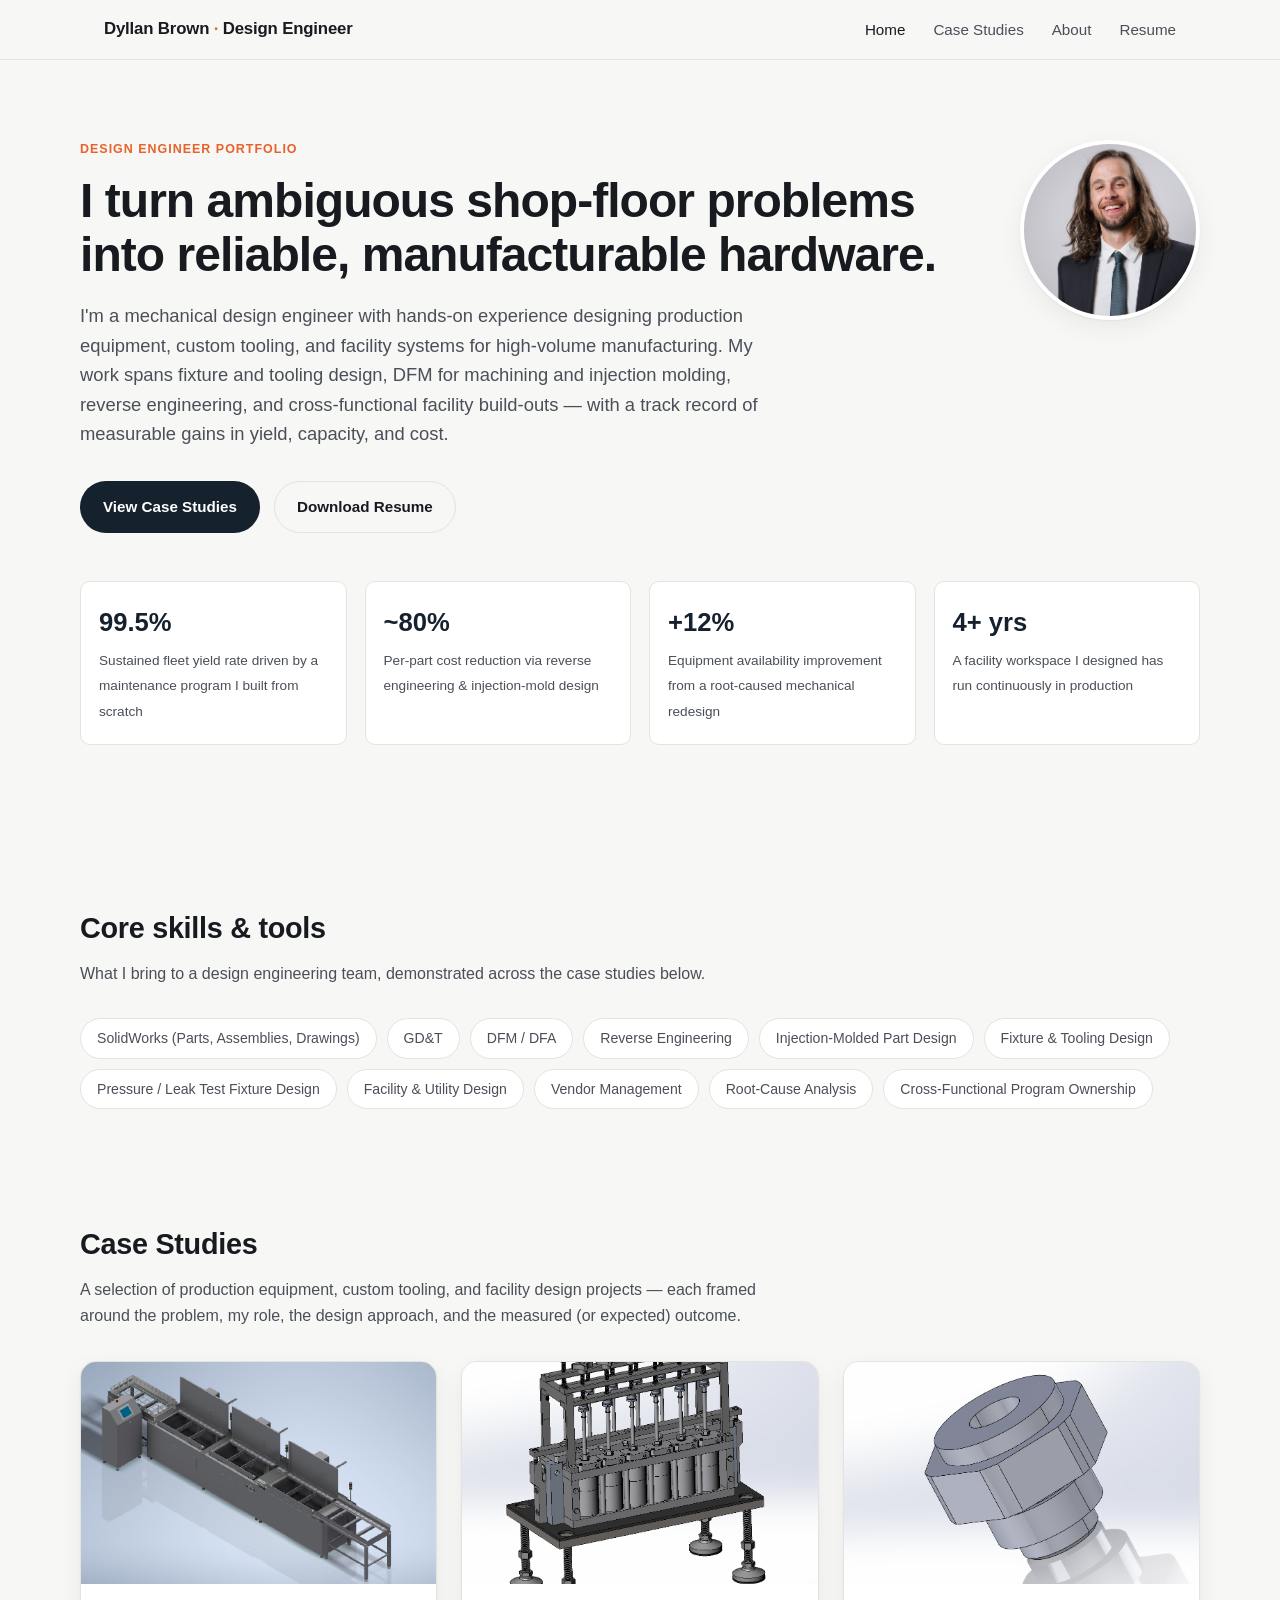
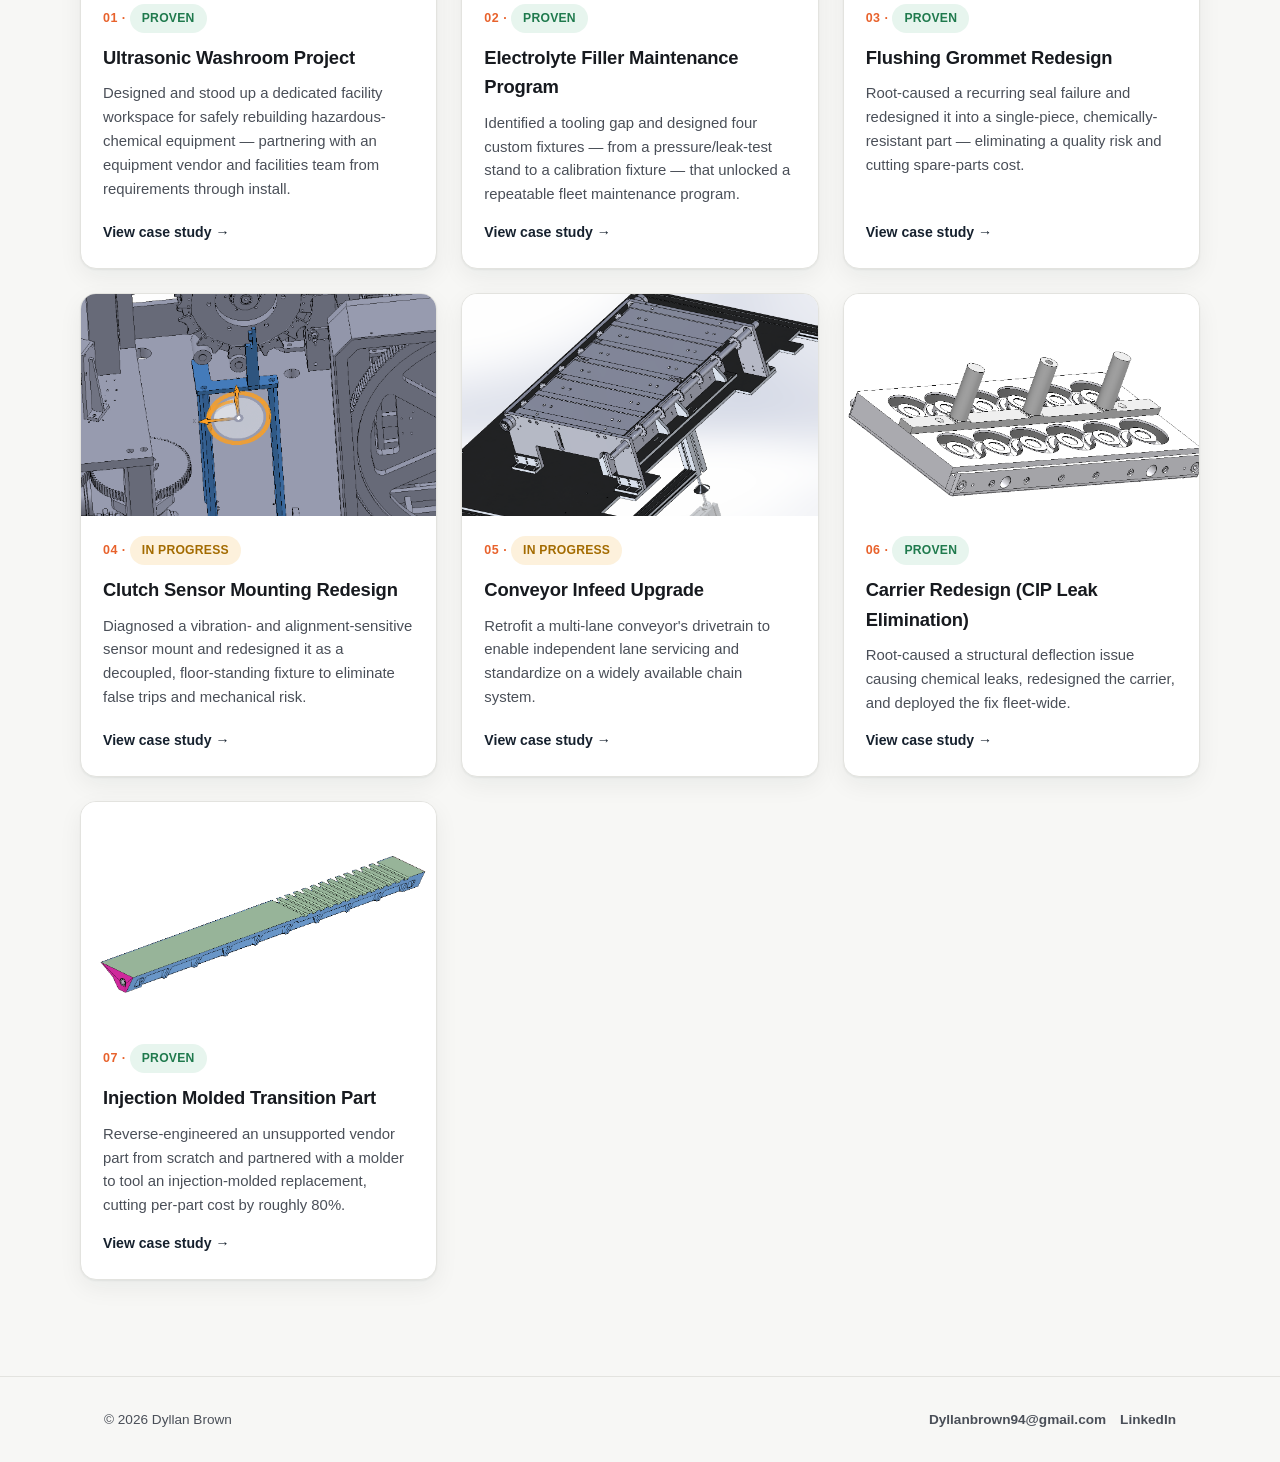
<file: index.html>
<!DOCTYPE html>
<html lang="en">
<head>
  <meta charset="UTF-8">
  <meta name="viewport" content="width=device-width, initial-scale=1.0">
  <title>Dyllan Brown — Design Engineer Portfolio</title>
  <meta name="description" content="Design engineer portfolio — production equipment, custom fixtures, and facility design case studies.">
  <link rel="stylesheet" href="css/styles.css">
</head>
<body>

  <header class="site-header">
    <nav class="nav">
      <a class="nav-brand" href="index.html">Dyllan Brown <span class="brand-accent">·</span> Design Engineer</a>
      <button class="nav-toggle" aria-label="Toggle navigation">&#9776;</button>
      <ul class="nav-links">
        <li><a href="index.html" class="active">Home</a></li>
        <li><a href="index.html#case-studies">Case Studies</a></li>
        <li><a href="about.html">About</a></li>
        <li><a href="about.html#resume">Resume</a></li>
      </ul>
    </nav>
  </header>

  <main>
    <section class="hero container">
      <div class="hero-flex">
        <div class="hero-text">
          <p class="eyebrow">Design Engineer Portfolio</p>
          <h1>I turn ambiguous shop-floor problems into reliable, manufacturable hardware.</h1>
          <p class="lede">
            I'm a mechanical design engineer with hands-on experience designing production equipment, custom tooling, and
            facility systems for high-volume manufacturing. My work spans fixture and tooling design, DFM for machining and
            injection molding, reverse engineering, and cross-functional facility build-outs — with a track record of
            measurable gains in yield, capacity, and cost.
          </p>
          <div class="btn-row">
            <a class="btn btn-primary" href="#case-studies">View Case Studies</a>
            <a class="btn btn-secondary" href="about.html#resume">Download Resume</a>
          </div>
        </div>
        <div class="hero-photo">
          <img src="assets/images/headshot.jpg" alt="Portrait of Dyllan Brown">
        </div>
      </div>

      <div class="stat-strip">
        <div class="stat-chip">
          <span class="stat-number">99.5%</span>
          <span class="stat-label">Sustained fleet yield rate driven by a maintenance program I built from scratch</span>
        </div>
        <div class="stat-chip">
          <span class="stat-number">~80%</span>
          <span class="stat-label">Per-part cost reduction via reverse engineering &amp; injection-mold design</span>
        </div>
        <div class="stat-chip">
          <span class="stat-number">+12%</span>
          <span class="stat-label">Equipment availability improvement from a root-caused mechanical redesign</span>
        </div>
        <div class="stat-chip">
          <span class="stat-number">4+ yrs</span>
          <span class="stat-label">A facility workspace I designed has run continuously in production</span>
        </div>
      </div>
    </section>

    <section class="section container">
      <div class="section-head">
        <h2>Core skills &amp; tools</h2>
        <p>What I bring to a design engineering team, demonstrated across the case studies below.</p>
      </div>
      <div class="pill-row">
        <span class="pill">SolidWorks (Parts, Assemblies, Drawings)</span>
        <span class="pill">GD&amp;T</span>
        <span class="pill">DFM / DFA</span>
        <span class="pill">Reverse Engineering</span>
        <span class="pill">Injection-Molded Part Design</span>
        <span class="pill">Fixture &amp; Tooling Design</span>
        <span class="pill">Pressure / Leak Test Fixture Design</span>
        <span class="pill">Facility &amp; Utility Design</span>
        <span class="pill">Vendor Management</span>
        <span class="pill">Root-Cause Analysis</span>
        <span class="pill">Cross-Functional Program Ownership</span>
      </div>
    </section>

    <section class="section container" id="case-studies">
      <div class="section-head">
        <h2>Case Studies</h2>
        <p>A selection of production equipment, custom tooling, and facility design projects — each framed around the
          problem, my role, the design approach, and the measured (or expected) outcome.</p>
      </div>

      <div class="card-grid">

        <a class="case-card" href="case-studies/ultrasonic-washroom-project.html">
          <div class="card-thumb"><img src="assets/images/ultrasonic-washroom/isometric-render-1.png" alt="Ultrasonic Washroom Project isometric render"></div>
          <div class="card-body">
            <span class="card-index">01 &middot; <span class="badge badge-proven">Proven</span></span>
            <h3>Ultrasonic Washroom Project</h3>
            <p>Designed and stood up a dedicated facility workspace for safely rebuilding hazardous-chemical equipment —
              partnering with an equipment vendor and facilities team from requirements through install.</p>
            <span class="card-link">View case study &rarr;</span>
          </div>
        </a>

        <a class="case-card" href="case-studies/electrolyte-filler-maintenance-program.html">
          <div class="card-thumb"><img src="assets/images/benchtop-leak-test/isometric-render.png" alt="Benchtop Leak Test fixture from the Electrolyte Filler Maintenance Program"></div>
          <div class="card-body">
            <span class="card-index">02 &middot; <span class="badge badge-proven">Proven</span></span>
            <h3>Electrolyte Filler Maintenance Program</h3>
            <p>Identified a tooling gap and designed four custom fixtures — from a pressure/leak-test stand to a
              calibration fixture — that unlocked a repeatable fleet maintenance program.</p>
            <span class="card-link">View case study &rarr;</span>
          </div>
        </a>

        <a class="case-card" href="case-studies/flushing-grommet.html">
          <div class="card-thumb"><img src="assets/images/flushing-grommet/final-single-piece-render.png" alt="Final single-piece polyurethane flushing grommet"></div>
          <div class="card-body">
            <span class="card-index">03 &middot; <span class="badge badge-proven">Proven</span></span>
            <h3>Flushing Grommet Redesign</h3>
            <p>Root-caused a recurring seal failure and redesigned it into a single-piece, chemically-resistant part —
              eliminating a quality risk and cutting spare-parts cost.</p>
            <span class="card-link">View case study &rarr;</span>
          </div>
        </a>

        <a class="case-card" href="case-studies/d14-clutch-sensor-mounting.html">
          <div class="card-thumb"><img src="assets/images/d14-clutch-sensor/v2-render.png" alt="Clutch Sensor Mounting Redesign v2 bracket"></div>
          <div class="card-body">
            <span class="card-index">04 &middot; <span class="badge badge-progress">In Progress</span></span>
            <h3>Clutch Sensor Mounting Redesign</h3>
            <p>Diagnosed a vibration- and alignment-sensitive sensor mount and redesigned it as a decoupled,
              floor-standing fixture to eliminate false trips and mechanical risk.</p>
            <span class="card-link">View case study &rarr;</span>
          </div>
        </a>

        <a class="case-card" href="case-studies/cell-wash-infeed-upgrade.html">
          <div class="card-thumb"><img src="assets/images/cell-wash-infeed/infeed-assembly-render.png" alt="Conveyor Infeed Upgrade assembly render"></div>
          <div class="card-body">
            <span class="card-index">05 &middot; <span class="badge badge-progress">In Progress</span></span>
            <h3>Conveyor Infeed Upgrade</h3>
            <p>Retrofit a multi-lane conveyor's drivetrain to enable independent lane servicing and standardize on a
              widely available chain system.</p>
            <span class="card-link">View case study &rarr;</span>
          </div>
        </a>

        <a class="case-card" href="case-studies/new-boat.html">
          <div class="card-thumb"><img src="assets/images/carrier-redesign/baseplate-render.png" alt="Carrier Redesign baseplate and support rod geometry"></div>
          <div class="card-body">
            <span class="card-index">06 &middot; <span class="badge badge-proven">Proven</span></span>
            <h3>Carrier Redesign (CIP Leak Elimination)</h3>
            <p>Root-caused a structural deflection issue causing chemical leaks, redesigned the carrier, and deployed
              the fix fleet-wide.</p>
            <span class="card-link">View case study &rarr;</span>
          </div>
        </a>

        <a class="case-card" href="case-studies/pre-post-weigh-transition-pieces.html">
          <div class="card-thumb"><img src="assets/images/pre-post-weigh/full-part-render-clean.png" alt="Reverse-engineered conveyance transition part"></div>
          <div class="card-body">
            <span class="card-index">07 &middot; <span class="badge badge-proven">Proven</span></span>
            <h3>Injection Molded Transition Part</h3>
            <p>Reverse-engineered an unsupported vendor part from scratch and partnered with a molder to tool an
              injection-molded replacement, cutting per-part cost by roughly 80%.</p>
            <span class="card-link">View case study &rarr;</span>
          </div>
        </a>

      </div>
    </section>
  </main>

  <footer class="site-footer">
    <div class="container">
      <span>&copy; <span id="year"></span> Dyllan Brown</span>
      <div class="contact-links">
        <a href="mailto:Dyllanbrown94@gmail.com">Dyllanbrown94@gmail.com</a>
        <a href="https://www.linkedin.com/in/dyllan-brown-eng/" target="_blank" rel="noopener">LinkedIn</a>
      </div>
    </div>
  </footer>

  <script src="js/main.js"></script>
  <script>document.getElementById("year").textContent = new Date().getFullYear();</script>
</body>
</html>
</file>
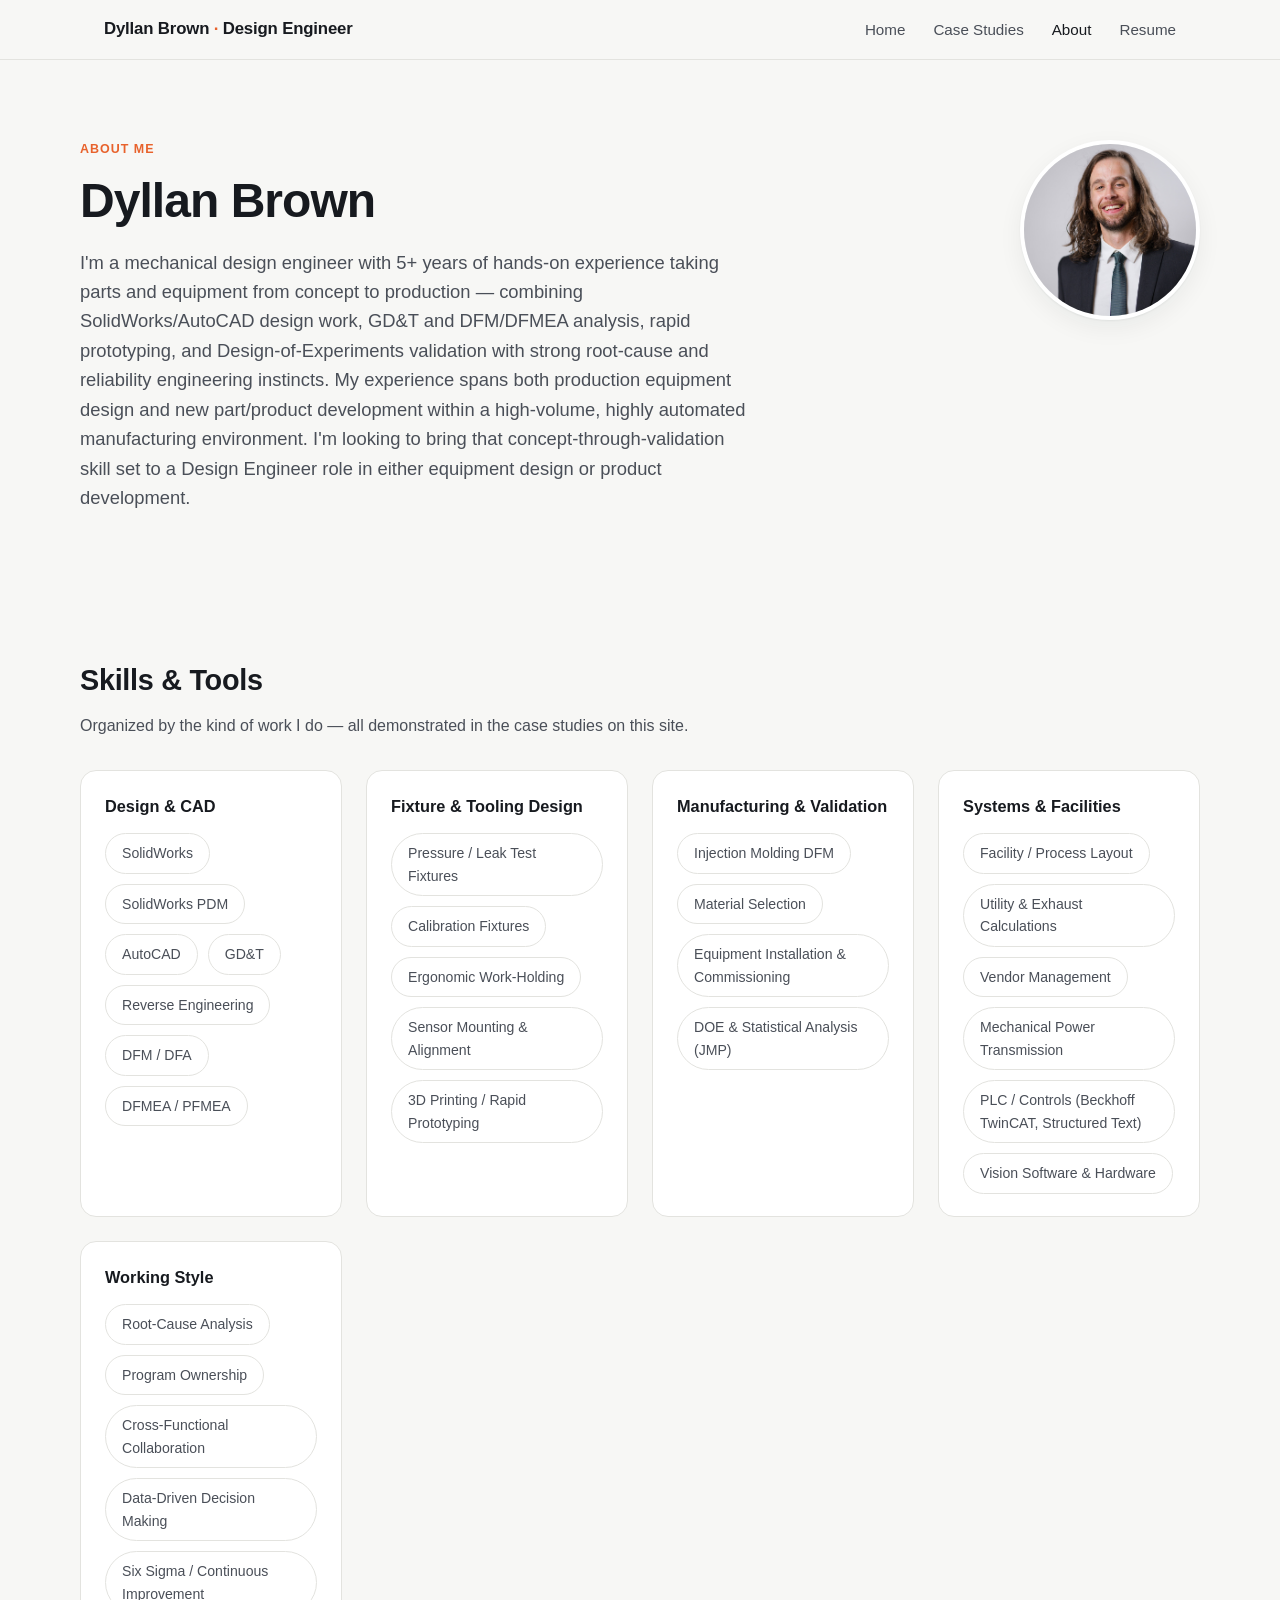
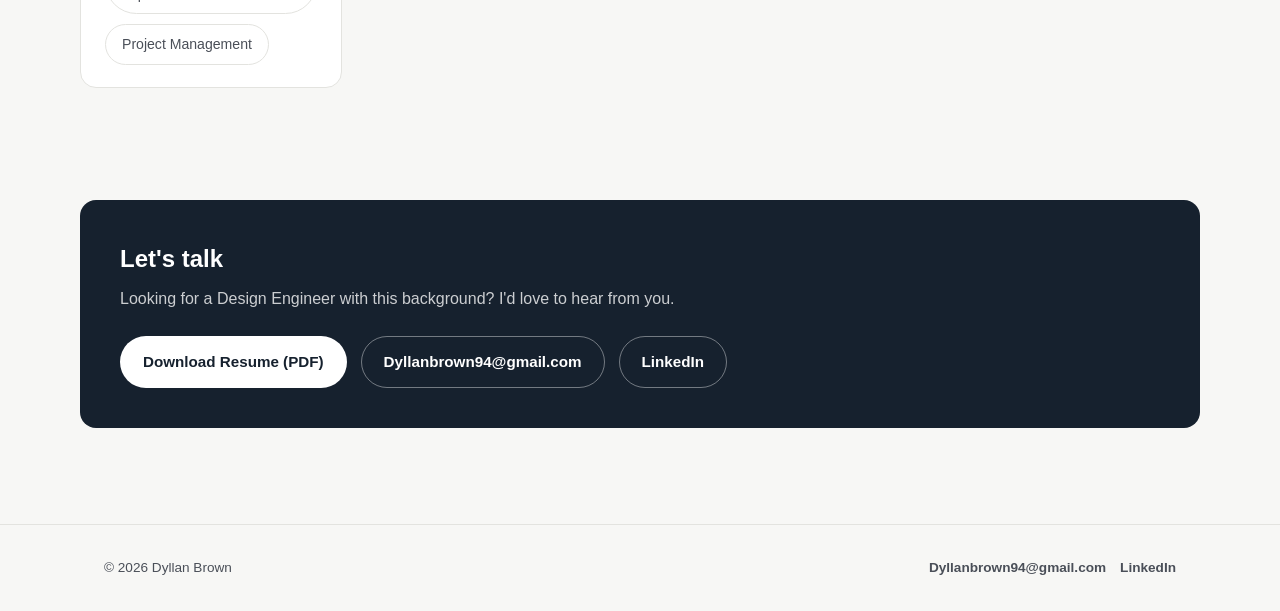
<file: about.html>
<!DOCTYPE html>
<html lang="en">
<head>
  <meta charset="UTF-8">
  <meta name="viewport" content="width=device-width, initial-scale=1.0">
  <title>About — Dyllan Brown, Design Engineer</title>
  <link rel="stylesheet" href="css/styles.css">
</head>
<body>

  <header class="site-header">
    <nav class="nav">
      <a class="nav-brand" href="index.html">Dyllan Brown <span class="brand-accent">·</span> Design Engineer</a>
      <button class="nav-toggle" aria-label="Toggle navigation">&#9776;</button>
      <ul class="nav-links">
        <li><a href="index.html">Home</a></li>
        <li><a href="index.html#case-studies">Case Studies</a></li>
        <li><a href="about.html" class="active">About</a></li>
        <li><a href="about.html#resume">Resume</a></li>
      </ul>
    </nav>
  </header>

  <main>
    <section class="hero container">
      <div class="hero-flex">
        <div class="hero-text">
          <p class="eyebrow">About Me</p>
          <h1>Dyllan Brown</h1>
          <p class="lede">
            I'm a mechanical design engineer with 5+ years of hands-on experience taking parts and equipment from
            concept to production — combining SolidWorks/AutoCAD design work, GD&amp;T and DFM/DFMEA analysis, rapid
            prototyping, and Design-of-Experiments validation with strong root-cause and reliability engineering
            instincts. My experience spans both production equipment design and new part/product development within a
            high-volume, highly automated manufacturing environment. I'm looking to bring that concept-through-validation
            skill set to a Design Engineer role in either equipment design or product development.
          </p>
        </div>
        <div class="hero-photo">
          <img src="assets/images/headshot.jpg" alt="Portrait of Dyllan Brown">
        </div>
      </div>
    </section>

    <section class="section container">
      <div class="section-head">
        <h2>Skills &amp; Tools</h2>
        <p>Organized by the kind of work I do — all demonstrated in the case studies on this site.</p>
      </div>

      <div class="skills-grid">
        <div class="skills-group">
          <h3>Design &amp; CAD</h3>
          <div class="pill-row">
            <span class="pill">SolidWorks</span>
            <span class="pill">SolidWorks PDM</span>
            <span class="pill">AutoCAD</span>
            <span class="pill">GD&amp;T</span>
            <span class="pill">Reverse Engineering</span>
            <span class="pill">DFM / DFA</span>
            <span class="pill">DFMEA / PFMEA</span>
          </div>
        </div>

        <div class="skills-group">
          <h3>Fixture &amp; Tooling Design</h3>
          <div class="pill-row">
            <span class="pill">Pressure / Leak Test Fixtures</span>
            <span class="pill">Calibration Fixtures</span>
            <span class="pill">Ergonomic Work-Holding</span>
            <span class="pill">Sensor Mounting &amp; Alignment</span>
            <span class="pill">3D Printing / Rapid Prototyping</span>
          </div>
        </div>

        <div class="skills-group">
          <h3>Manufacturing &amp; Validation</h3>
          <div class="pill-row">
            <span class="pill">Injection Molding DFM</span>
            <span class="pill">Material Selection</span>
            <span class="pill">Equipment Installation &amp; Commissioning</span>
            <span class="pill">DOE &amp; Statistical Analysis (JMP)</span>
          </div>
        </div>

        <div class="skills-group">
          <h3>Systems &amp; Facilities</h3>
          <div class="pill-row">
            <span class="pill">Facility / Process Layout</span>
            <span class="pill">Utility &amp; Exhaust Calculations</span>
            <span class="pill">Vendor Management</span>
            <span class="pill">Mechanical Power Transmission</span>
            <span class="pill">PLC / Controls (Beckhoff TwinCAT, Structured Text)</span>
            <span class="pill">Vision Software &amp; Hardware</span>
          </div>
        </div>

        <div class="skills-group">
          <h3>Working Style</h3>
          <div class="pill-row">
            <span class="pill">Root-Cause Analysis</span>
            <span class="pill">Program Ownership</span>
            <span class="pill">Cross-Functional Collaboration</span>
            <span class="pill">Data-Driven Decision Making</span>
            <span class="pill">Six Sigma / Continuous Improvement</span>
            <span class="pill">Project Management</span>
          </div>
        </div>
      </div>
    </section>

    <section class="section container" id="resume">
      <div class="contact-panel">
        <div>
          <h2>Let's talk</h2>
          <p>Looking for a Design Engineer with this background? I'd love to hear from you.</p>
        </div>
        <div class="contact-links">
          <a class="btn btn-primary" href="assets/resume/resume.pdf" target="_blank">Download Resume (PDF)</a>
          <a class="btn btn-secondary" href="mailto:Dyllanbrown94@gmail.com">Dyllanbrown94@gmail.com</a>
          <a class="btn btn-secondary" href="https://www.linkedin.com/in/dyllan-brown-eng/" target="_blank" rel="noopener">LinkedIn</a>
        </div>
      </div>
    </section>
  </main>

  <footer class="site-footer">
    <div class="container">
      <span>&copy; <span id="year"></span> Dyllan Brown</span>
      <div class="contact-links">
        <a href="mailto:Dyllanbrown94@gmail.com">Dyllanbrown94@gmail.com</a>
        <a href="https://www.linkedin.com/in/dyllan-brown-eng/" target="_blank" rel="noopener">LinkedIn</a>
      </div>
    </div>
  </footer>

  <script src="js/main.js"></script>
  <script>document.getElementById("year").textContent = new Date().getFullYear();</script>
</body>
</html>
</file>
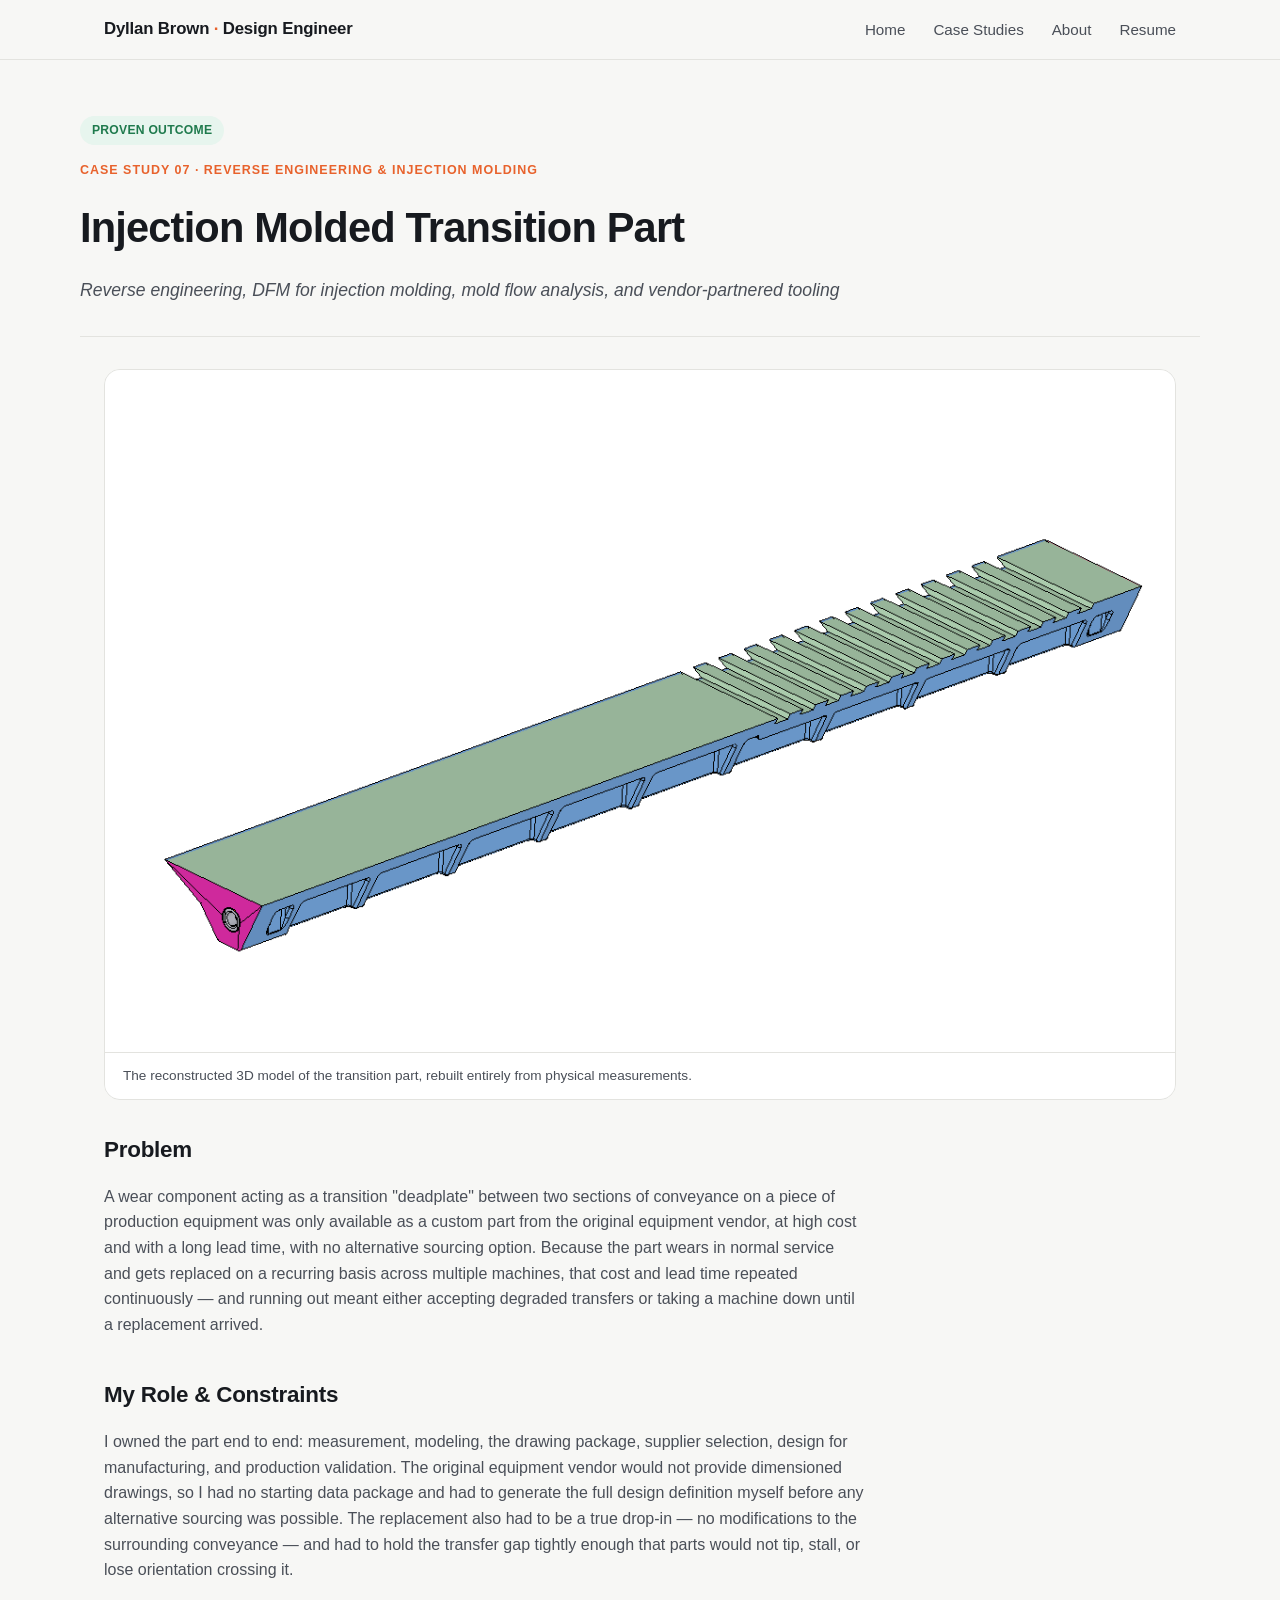
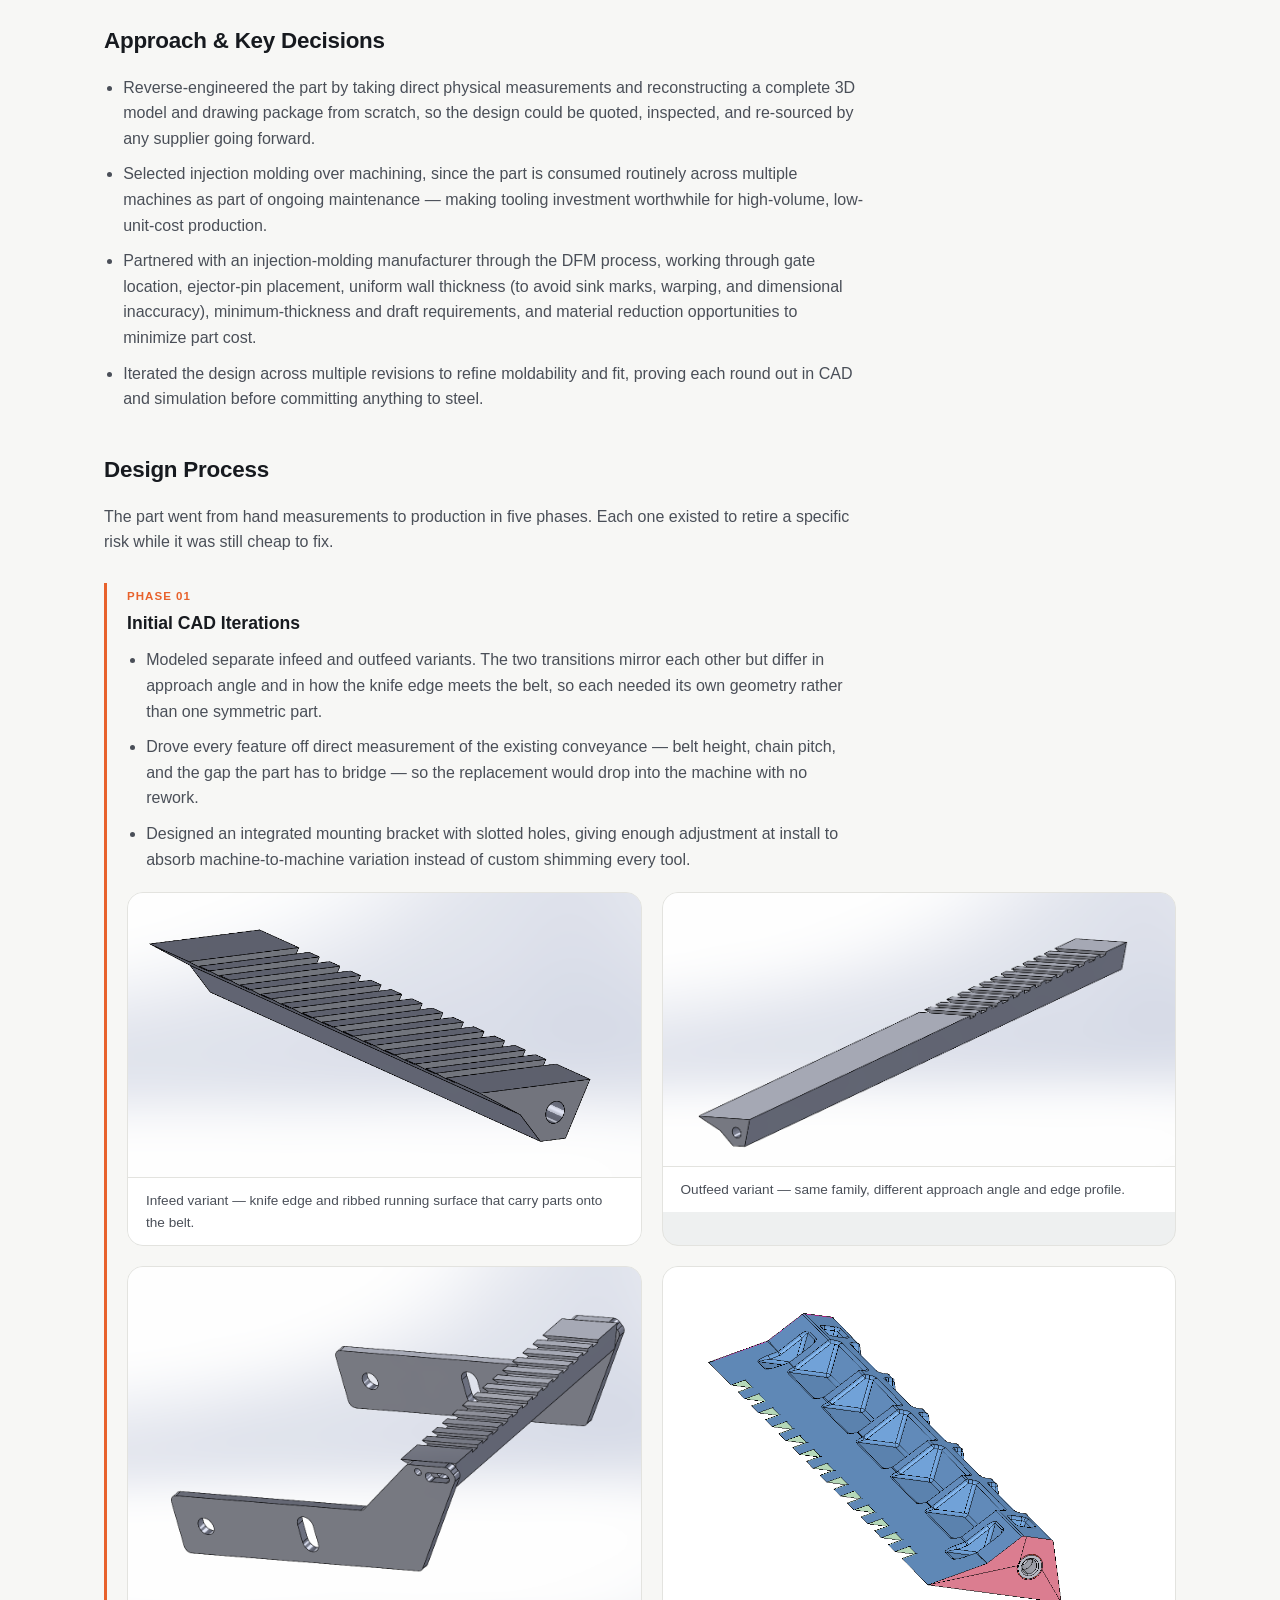
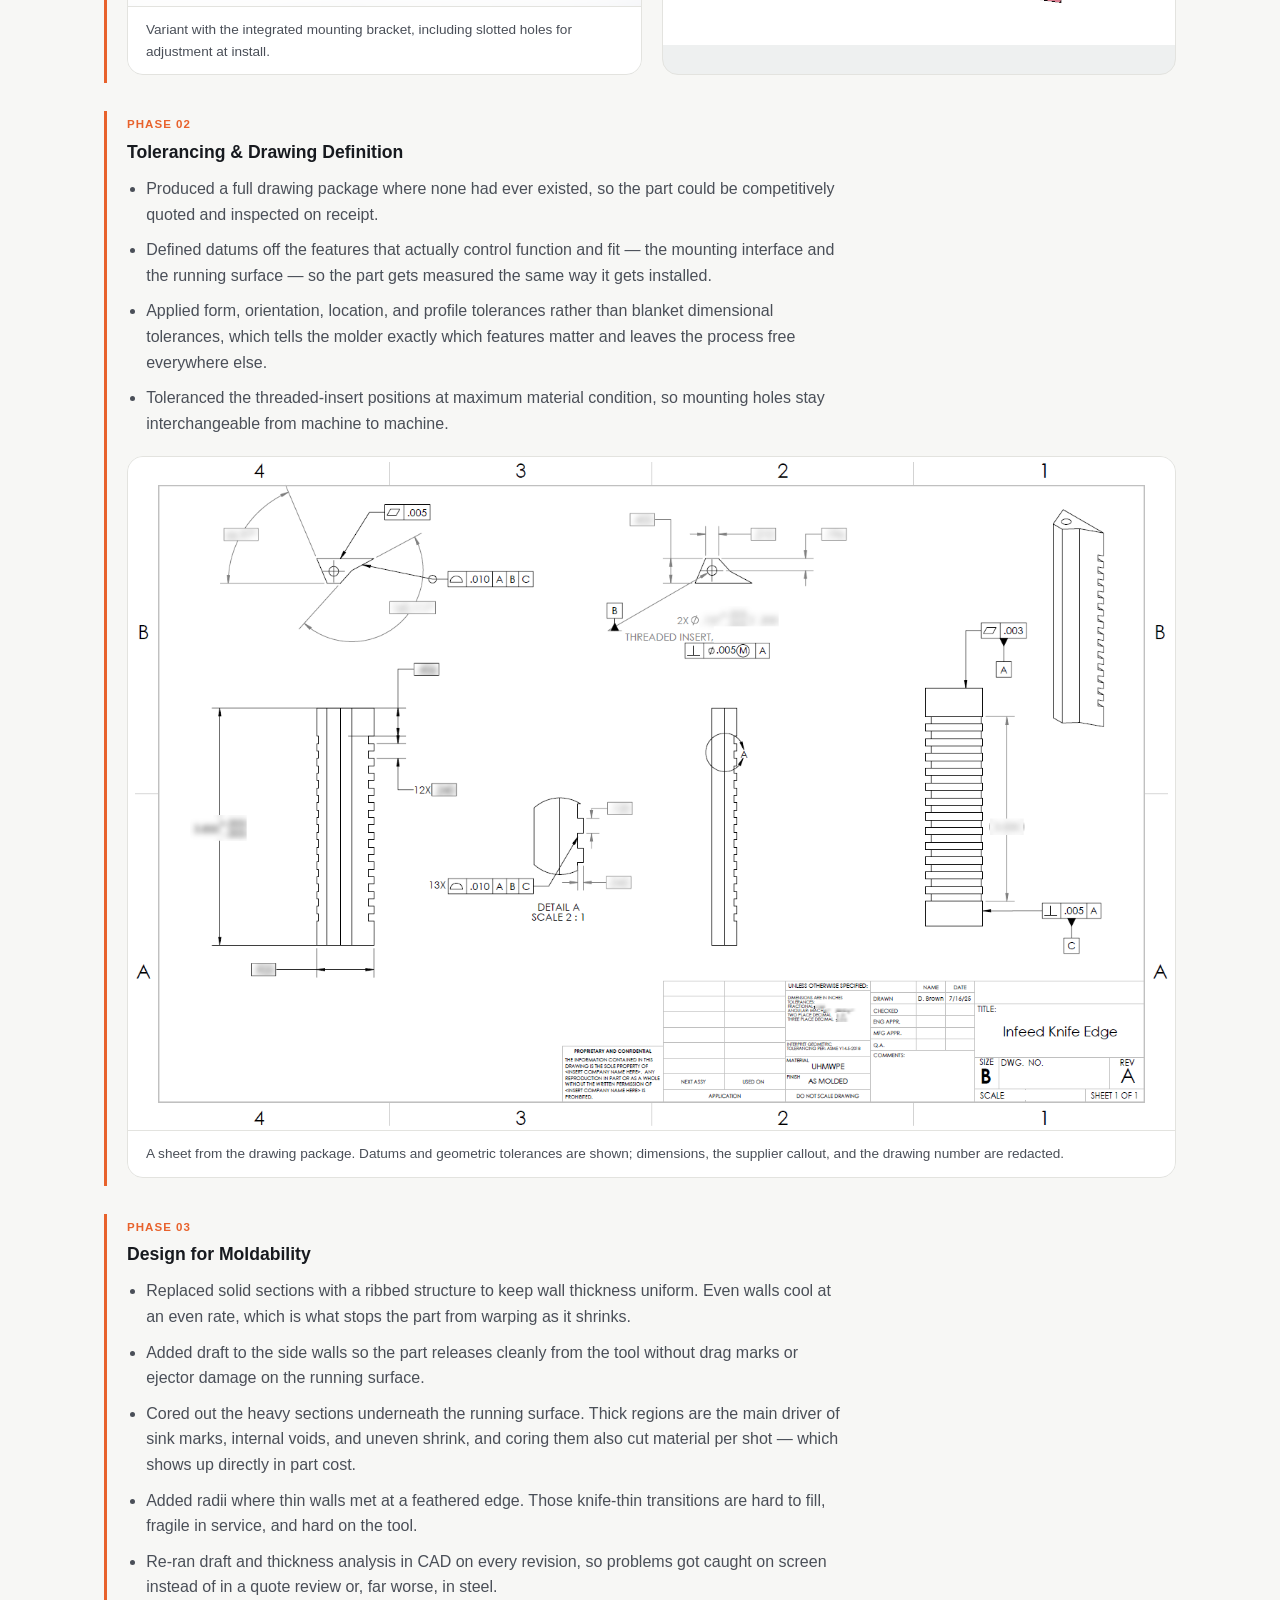
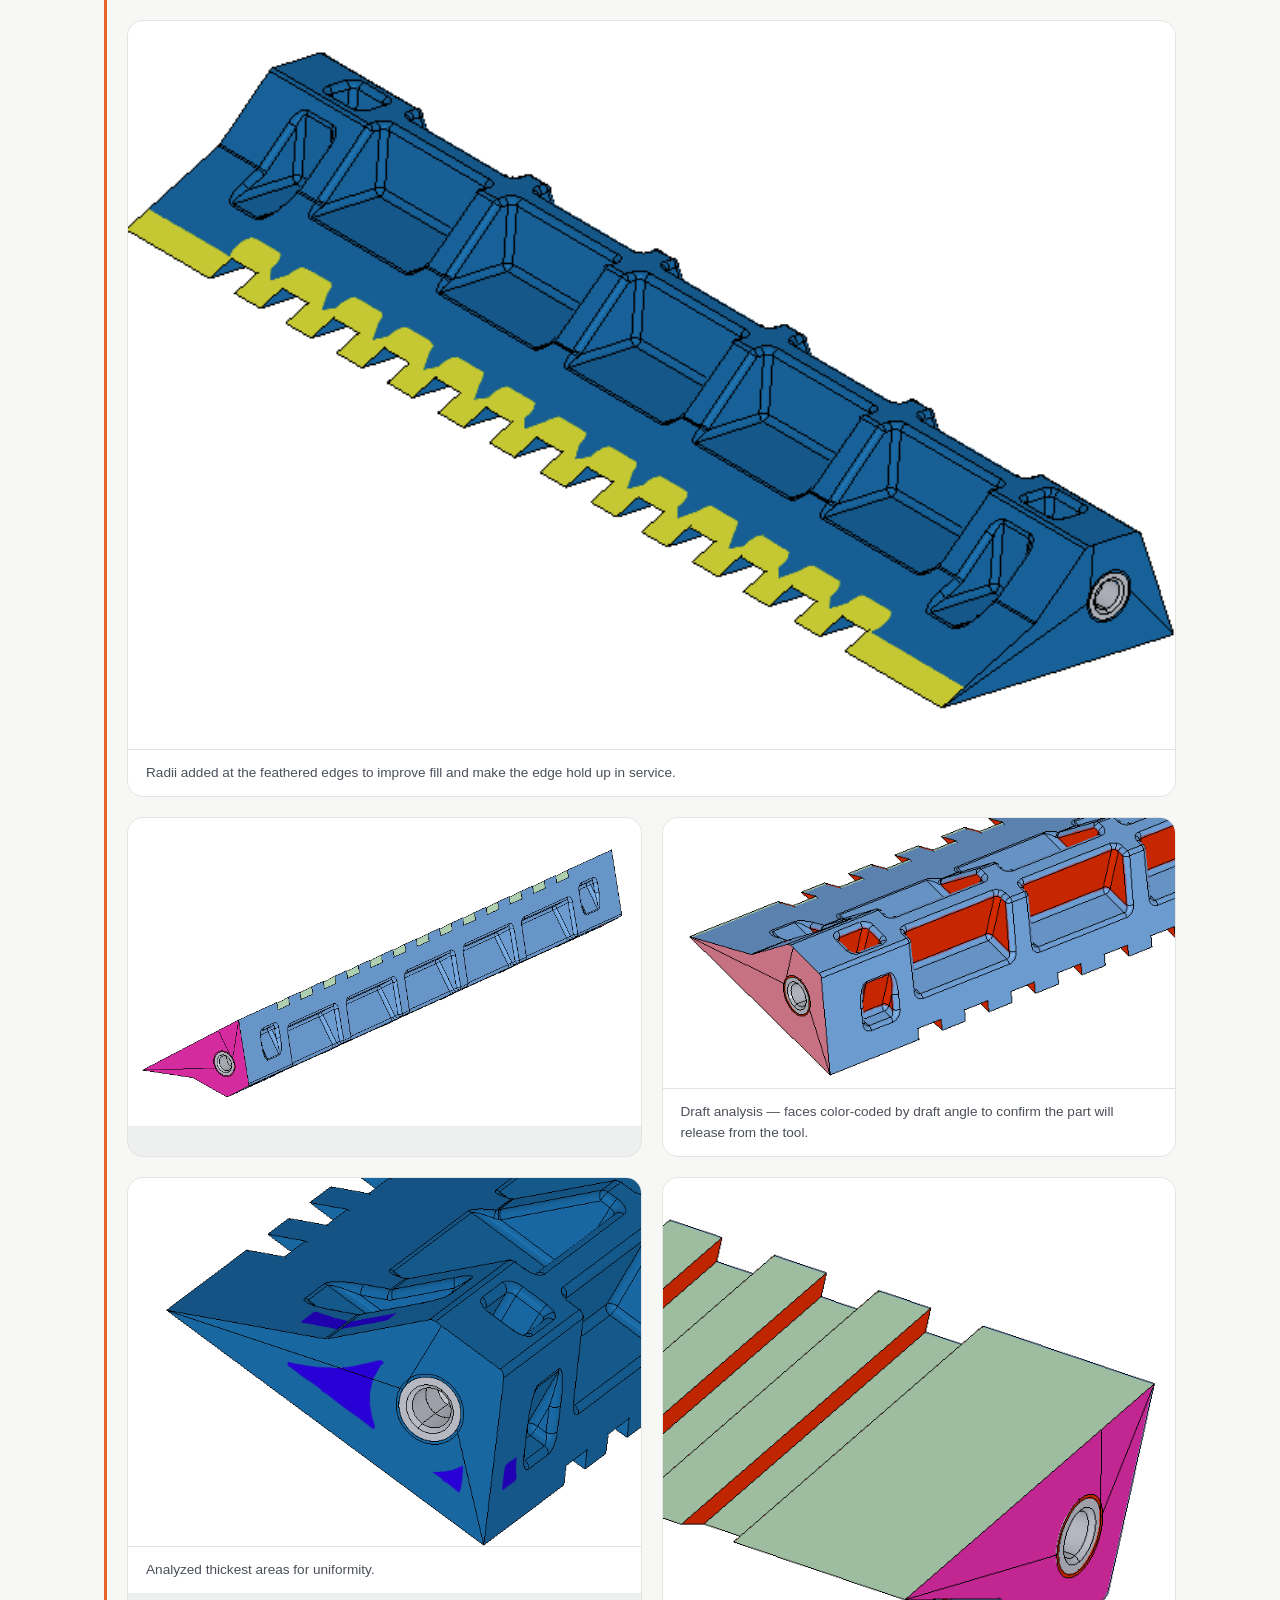
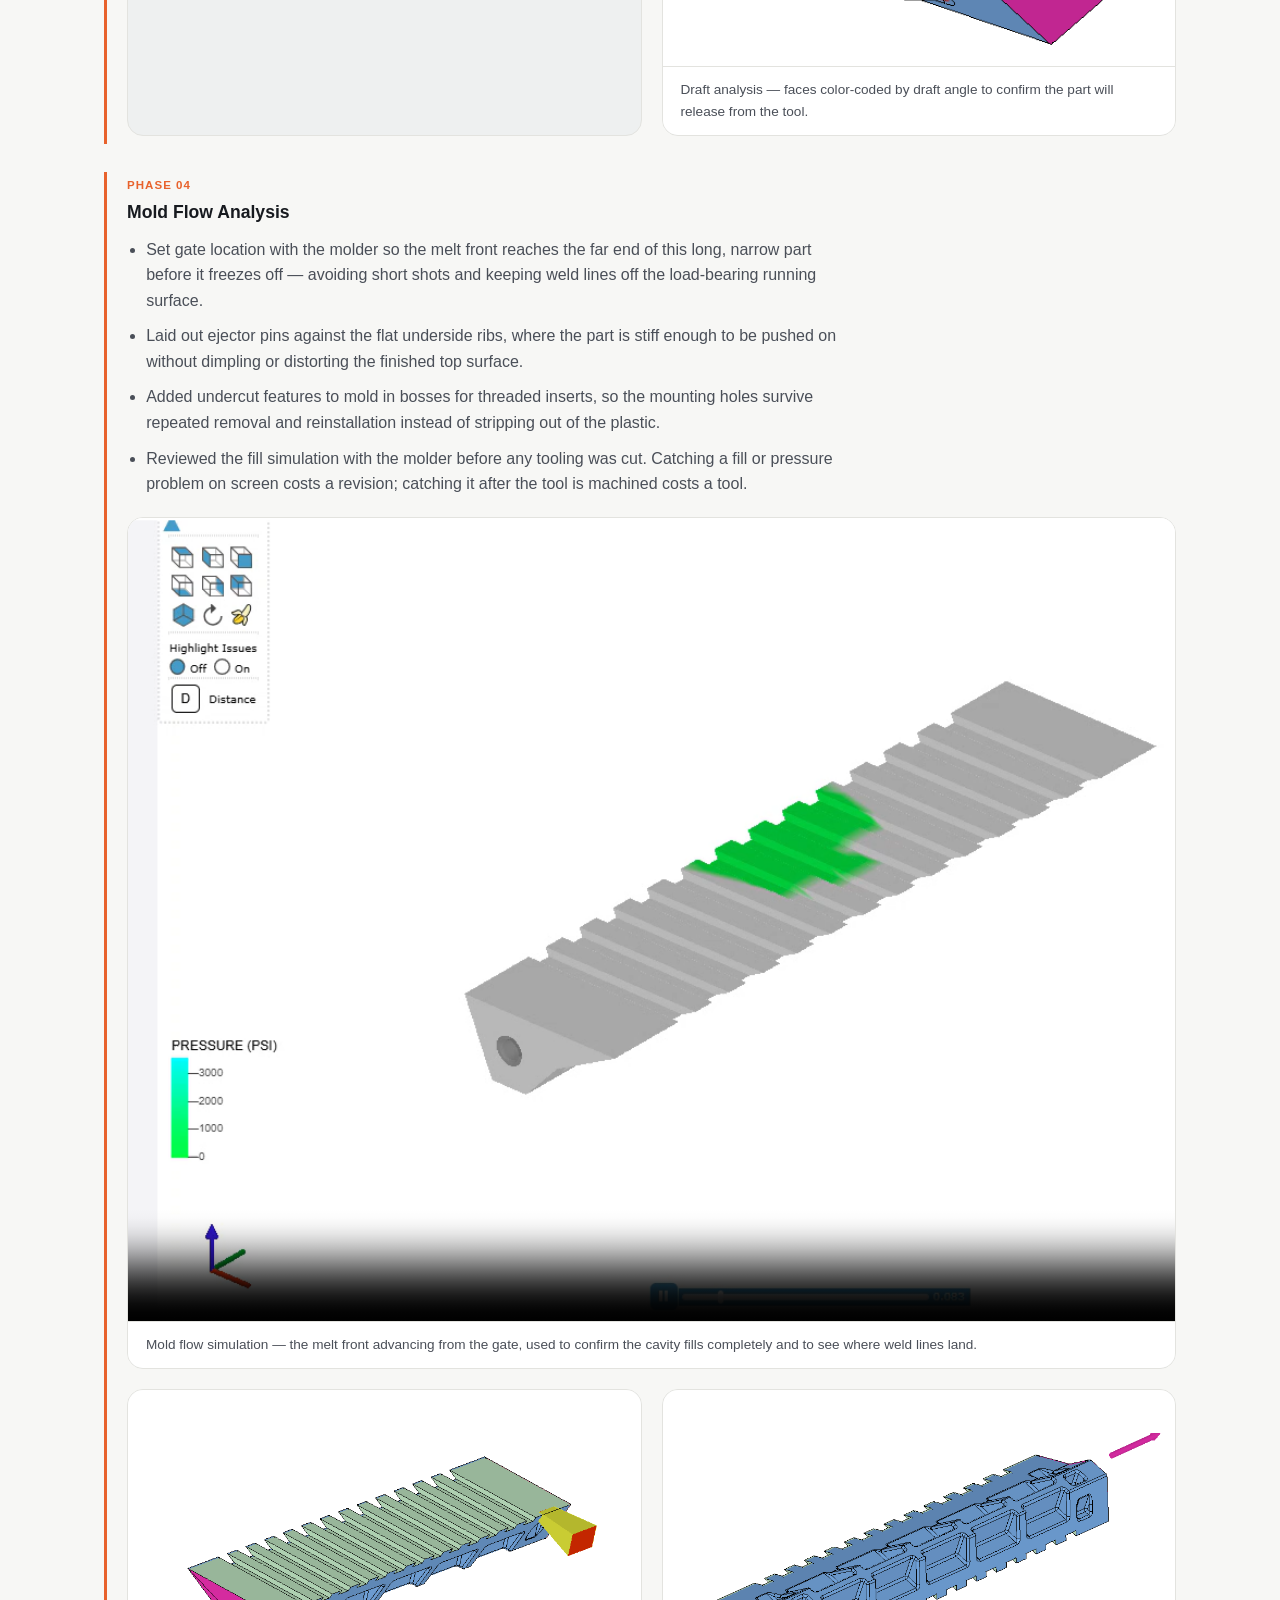
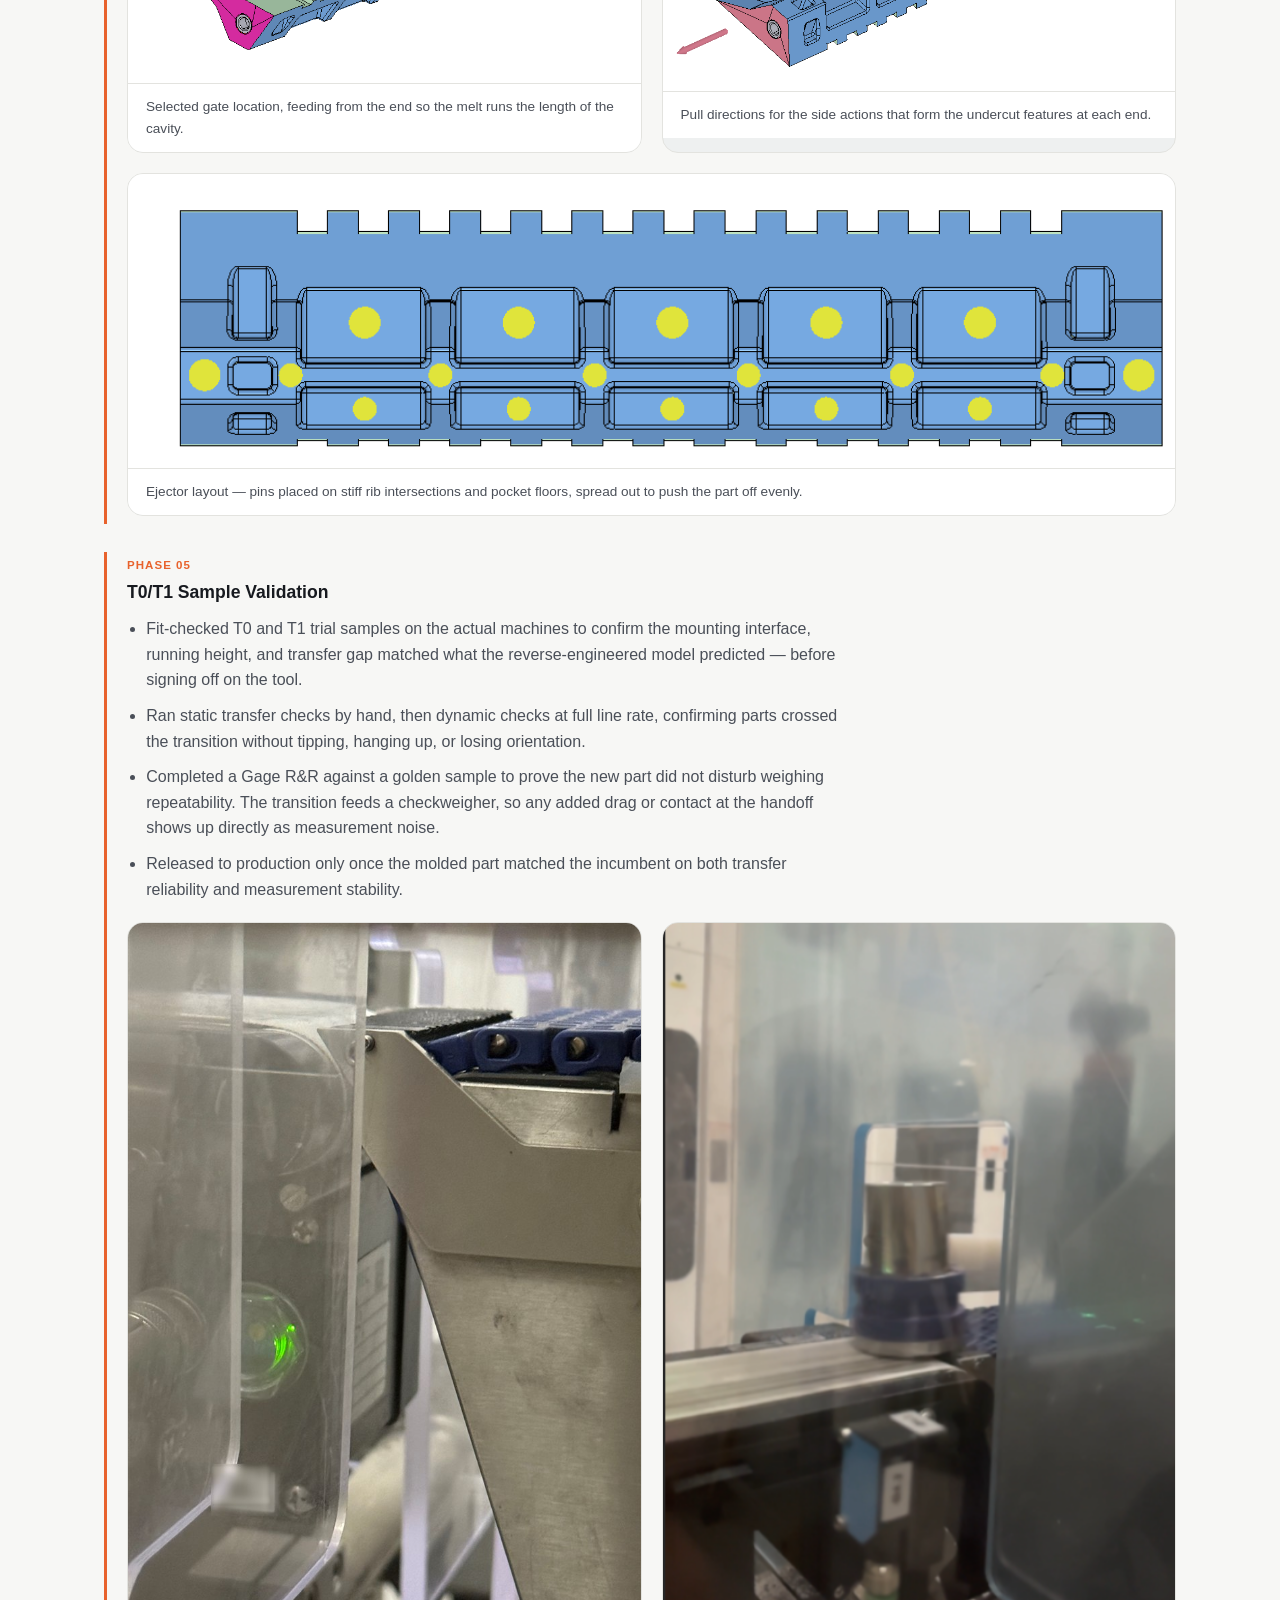
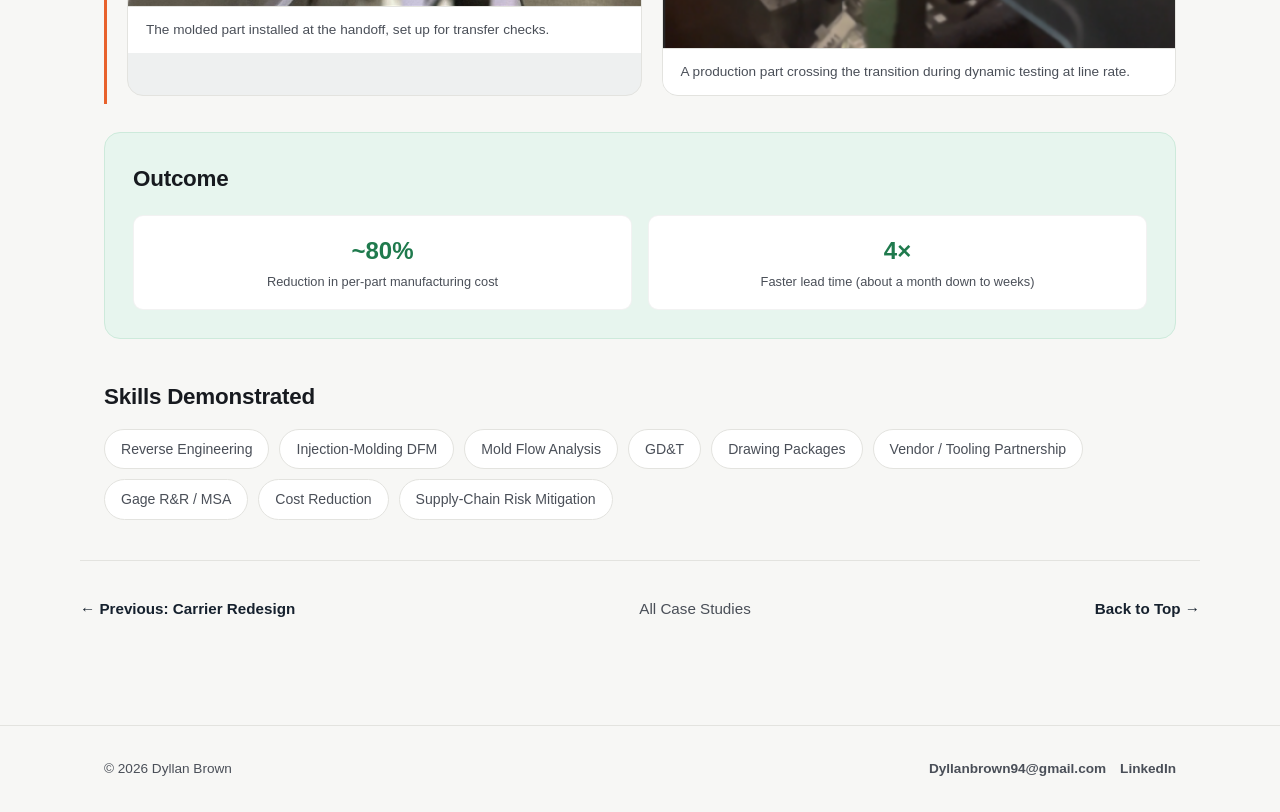
<file: pre-post-weigh-transition-pieces.html>
<!DOCTYPE html>
<html lang="en">
<head>
  <meta charset="UTF-8">
  <meta name="viewport" content="width=device-width, initial-scale=1.0">
  <title>Injection Molded Transition Part — Case Study</title>
  <link rel="stylesheet" href="../css/styles.css">
</head>
<body>

  <header class="site-header">
    <nav class="nav">
      <a class="nav-brand" href="../index.html">Dyllan Brown <span class="brand-accent">·</span> Design Engineer</a>
      <button class="nav-toggle" aria-label="Toggle navigation">&#9776;</button>
      <ul class="nav-links">
        <li><a href="../index.html">Home</a></li>
        <li><a href="../index.html#case-studies">Case Studies</a></li>
        <li><a href="../about.html">About</a></li>
        <li><a href="../about.html#resume">Resume</a></li>
      </ul>
    </nav>
  </header>

  <main>
    <section class="case-hero container">
      <span class="badge badge-proven">Proven Outcome</span>
      <p class="eyebrow">Case Study 07 &middot; Reverse Engineering &amp; Injection Molding</p>
      <h1>Injection Molded Transition Part</h1>
      <p class="subtitle">Reverse engineering, DFM for injection molding, mold flow analysis, and vendor-partnered tooling</p>
    </section>

    <section class="container case-body">
      <figure class="image-frame">
        <img src="../assets/images/pre-post-weigh/full-part-render-clean.png" alt="Full-length render of the reverse-engineered conveyance transition part">
        <figcaption>The reconstructed 3D model of the transition part, rebuilt entirely from physical measurements.</figcaption>
      </figure>

      <h2>Problem</h2>
      <p>
        A wear component acting as a transition "deadplate" between two sections of conveyance on a piece of
        production equipment was only available as a custom part from the original equipment vendor, at high cost
        and with a long lead time, with no alternative sourcing option. Because the part wears in normal service and
        gets replaced on a recurring basis across multiple machines, that cost and lead time repeated continuously —
        and running out meant either accepting degraded transfers or taking a machine down until a replacement arrived.
      </p>

      <h2>My Role &amp; Constraints</h2>
      <p>
        I owned the part end to end: measurement, modeling, the drawing package, supplier selection, design for
        manufacturing, and production validation. The original equipment vendor would not provide dimensioned
        drawings, so I had no starting data package and had to generate the full design definition myself before any
        alternative sourcing was possible. The replacement also had to be a true drop-in — no modifications to the
        surrounding conveyance — and had to hold the transfer gap tightly enough that parts would not tip, stall, or
        lose orientation crossing it.
      </p>

      <h2>Approach &amp; Key Decisions</h2>
      <ul>
        <li>Reverse-engineered the part by taking direct physical measurements and reconstructing a complete 3D model and drawing package from scratch, so the design could be quoted, inspected, and re-sourced by any supplier going forward.</li>
        <li>Selected injection molding over machining, since the part is consumed routinely across multiple machines as part of ongoing maintenance — making tooling investment worthwhile for high-volume, low-unit-cost production.</li>
        <li>Partnered with an injection-molding manufacturer through the DFM process, working through gate location, ejector-pin placement, uniform wall thickness (to avoid sink marks, warping, and dimensional inaccuracy), minimum-thickness and draft requirements, and material reduction opportunities to minimize part cost.</li>
        <li>Iterated the design across multiple revisions to refine moldability and fit, proving each round out in CAD and simulation before committing anything to steel.</li>
      </ul>

      <h2>Design Process</h2>
      <p>
        The part went from hand measurements to production in five phases. Each one existed to retire a specific risk
        while it was still cheap to fix.
      </p>

      <div class="sub-project">
        <span class="phase-label">Phase 01</span>
        <h3>Initial CAD Iterations</h3>
        <ul>
          <li>Modeled separate infeed and outfeed variants. The two transitions mirror each other but differ in approach angle and in how the knife edge meets the belt, so each needed its own geometry rather than one symmetric part.</li>
          <li>Drove every feature off direct measurement of the existing conveyance — belt height, chain pitch, and the gap the part has to bridge — so the replacement would drop into the machine with no rework.</li>
          <li>Designed an integrated mounting bracket with slotted holes, giving enough adjustment at install to absorb machine-to-machine variation instead of custom shimming every tool.</li>
        </ul>

        <div class="image-grid">
          <figure class="image-frame" style="margin:0;">
            <img src="../assets/images/pre-post-weigh/cad-infeed-variant.png" alt="CAD render of the infeed variant of the transition part">
            <figcaption>Infeed variant — knife edge and ribbed running surface that carry parts onto the belt.</figcaption>
          </figure>
          <figure class="image-frame" style="margin:0;">
            <img src="../assets/images/pre-post-weigh/cad-outfeed-variant.png" alt="CAD render of the outfeed variant of the transition part">
            <figcaption>Outfeed variant — same family, different approach angle and edge profile.</figcaption>
          </figure>
        </div>

        <div class="image-grid">
          <figure class="image-frame" style="margin:0;">
            <img src="../assets/images/pre-post-weigh/cad-bracket-variant.png" alt="CAD render of the transition part with its integrated mounting bracket">
            <figcaption>Variant with the integrated mounting bracket, including slotted holes for adjustment at install.</figcaption>
          </figure>
          <figure class="image-frame" style="margin:0;">
            <img src="../assets/images/pre-post-weigh/detail-view.png" alt="Detail render of the transition part's knife-edge geometry">
          </figure>
        </div>
      </div>

      <div class="sub-project">
        <span class="phase-label">Phase 02</span>
        <h3>Tolerancing &amp; Drawing Definition</h3>
        <ul>
          <li>Produced a full drawing package where none had ever existed, so the part could be competitively quoted and inspected on receipt.</li>
          <li>Defined datums off the features that actually control function and fit — the mounting interface and the running surface — so the part gets measured the same way it gets installed.</li>
          <li>Applied form, orientation, location, and profile tolerances rather than blanket dimensional tolerances, which tells the molder exactly which features matter and leaves the process free everywhere else.</li>
          <li>Toleranced the threaded-insert positions at maximum material condition, so mounting holes stay interchangeable from machine to machine.</li>
        </ul>

        <figure class="image-frame">
          <img src="../assets/images/pre-post-weigh/gdt-drawing.png" alt="Drawing sheet showing datums and geometric tolerances, with dimensions redacted">
          <figcaption>A sheet from the drawing package. Datums and geometric tolerances are shown; dimensions, the supplier callout, and the drawing number are redacted.</figcaption>
        </figure>
      </div>

      <div class="sub-project">
        <span class="phase-label">Phase 03</span>
        <h3>Design for Moldability</h3>
        <ul>
          <li>Replaced solid sections with a ribbed structure to keep wall thickness uniform. Even walls cool at an even rate, which is what stops the part from warping as it shrinks.</li>
          <li>Added draft to the side walls so the part releases cleanly from the tool without drag marks or ejector damage on the running surface.</li>
          <li>Cored out the heavy sections underneath the running surface. Thick regions are the main driver of sink marks, internal voids, and uneven shrink, and coring them also cut material per shot — which shows up directly in part cost.</li>
          <li>Added radii where thin walls met at a feathered edge. Those knife-thin transitions are hard to fill, fragile in service, and hard on the tool.</li>
          <li>Re-ran draft and thickness analysis in CAD on every revision, so problems got caught on screen instead of in a quote review or, far worse, in steel.</li>
        </ul>

        <figure class="image-frame">
          <img src="../assets/images/pre-post-weigh/dfm-edge-radii.png" alt="CAD render highlighting the radiused feathered edges along the running surface">
          <figcaption>Radii added at the feathered edges to improve fill and make the edge hold up in service.</figcaption>
        </figure>

        <div class="image-grid">
          <figure class="image-frame" style="margin:0;">
            <img src="../assets/images/pre-post-weigh/dfm-draft-analysis-underside.png" alt="Draft analysis render of the part underside">
          </figure>
          <figure class="image-frame" style="margin:0;">
            <img src="../assets/images/pre-post-weigh/dfm-draft-analysis-section.png" alt="Draft analysis render showing color-coded faces through the cored pockets">
            <figcaption>Draft analysis — faces color-coded by draft angle to confirm the part will release from the tool.</figcaption>
          </figure>
        </div>

        <div class="image-grid">
          <figure class="image-frame" style="margin:0;">
            <img src="../assets/images/pre-post-weigh/dfm-thickness-analysis.png" alt="Thickness analysis render highlighting the thickest regions of the part">
            <figcaption>Analyzed thickest areas for uniformity.</figcaption>
          </figure>
          <figure class="image-frame" style="margin:0;">
            <img src="../assets/images/pre-post-weigh/dfm-draft-analysis-edge.png" alt="Close-up draft analysis at the knife edge">
            <figcaption>Draft analysis — faces color-coded by draft angle to confirm the part will release from the tool.</figcaption>
          </figure>
        </div>
      </div>

      <div class="sub-project">
        <span class="phase-label">Phase 04</span>
        <h3>Mold Flow Analysis</h3>
        <ul>
          <li>Set gate location with the molder so the melt front reaches the far end of this long, narrow part before it freezes off — avoiding short shots and keeping weld lines off the load-bearing running surface.</li>
          <li>Laid out ejector pins against the flat underside ribs, where the part is stiff enough to be pushed on without dimpling or distorting the finished top surface.</li>
          <li>Added undercut features to mold in bosses for threaded inserts, so the mounting holes survive repeated removal and reinstallation instead of stripping out of the plastic.</li>
          <li>Reviewed the fill simulation with the molder before any tooling was cut. Catching a fill or pressure problem on screen costs a revision; catching it after the tool is machined costs a tool.</li>
        </ul>

        <figure class="video-frame">
          <div class="video-crop">
            <video controls muted loop playsinline preload="metadata"
                   poster="../assets/images/pre-post-weigh/moldflow-pressure-poster.png">
              <source src="../assets/video/mold-flow-fill.mp4" type="video/mp4">
              Your browser does not support embedded video.
            </video>
          </div>
          <figcaption>Mold flow simulation — the melt front advancing from the gate, used to confirm the cavity fills completely and to see where weld lines land.</figcaption>
        </figure>

        <div class="image-grid">
          <figure class="image-frame" style="margin:0;">
            <img src="../assets/images/pre-post-weigh/moldflow-gate-location.png" alt="CAD render showing the selected gate location at the end of the part">
            <figcaption>Selected gate location, feeding from the end so the melt runs the length of the cavity.</figcaption>
          </figure>
          <figure class="image-frame" style="margin:0;">
            <img src="../assets/images/pre-post-weigh/moldflow-pull-direction.png" alt="CAD render with arrows indicating mold pull directions at each end of the part">
            <figcaption>Pull directions for the side actions that form the undercut features at each end.</figcaption>
          </figure>
        </div>

        <figure class="image-frame">
          <img src="../assets/images/pre-post-weigh/moldflow-ejector-layout.png" alt="Underside view with ejector pin locations marked across the part">
          <figcaption>Ejector layout — pins placed on stiff rib intersections and pocket floors, spread out to push the part off evenly.</figcaption>
        </figure>
      </div>

      <div class="sub-project">
        <span class="phase-label">Phase 05</span>
        <h3>T0/T1 Sample Validation</h3>
        <ul>
          <li>Fit-checked T0 and T1 trial samples on the actual machines to confirm the mounting interface, running height, and transfer gap matched what the reverse-engineered model predicted — before signing off on the tool.</li>
          <li>Ran static transfer checks by hand, then dynamic checks at full line rate, confirming parts crossed the transition without tipping, hanging up, or losing orientation.</li>
          <li>Completed a Gage R&amp;R against a golden sample to prove the new part did not disturb weighing repeatability. The transition feeds a checkweigher, so any added drag or contact at the handoff shows up directly as measurement noise.</li>
          <li>Released to production only once the molded part matched the incumbent on both transfer reliability and measurement stability.</li>
        </ul>

        <div class="image-grid">
          <figure class="image-frame" style="margin:0;">
            <img src="../assets/images/pre-post-weigh/validation-transfer-check.jpg" alt="Photo of the molded transition part installed at the conveyor handoff">
            <figcaption>The molded part installed at the handoff, set up for transfer checks.</figcaption>
          </figure>
          <figure class="image-frame" style="margin:0;">
            <img src="../assets/images/pre-post-weigh/validation-weigh-check.png" alt="Photo of a production part crossing the transition during dynamic testing">
            <figcaption>A production part crossing the transition during dynamic testing at line rate.</figcaption>
          </figure>
        </div>
      </div>

      <div class="outcome-panel">
        <h2>Outcome</h2>
        <div class="stat-grid">
          <div class="stat-card"><span class="big">~80%</span><span class="small">Reduction in per-part manufacturing cost</span></div>
          <div class="stat-card"><span class="big">4&times;</span><span class="small">Faster lead time (about a month down to weeks)</span></div>
        </div>
      </div>

      <h2>Skills Demonstrated</h2>
      <div class="pill-row">
        <span class="pill">Reverse Engineering</span>
        <span class="pill">Injection-Molding DFM</span>
        <span class="pill">Mold Flow Analysis</span>
        <span class="pill">GD&amp;T</span>
        <span class="pill">Drawing Packages</span>
        <span class="pill">Vendor / Tooling Partnership</span>
        <span class="pill">Gage R&amp;R / MSA</span>
        <span class="pill">Cost Reduction</span>
        <span class="pill">Supply-Chain Risk Mitigation</span>
      </div>
    </section>

    <nav class="case-nav container">
      <a href="new-boat.html">&larr; Previous: Carrier Redesign</a>
      <a href="../index.html#case-studies" class="all-link">All Case Studies</a>
      <a href="../index.html#case-studies">Back to Top &rarr;</a>
    </nav>
  </main>

  <footer class="site-footer">
    <div class="container">
      <span>&copy; <span id="year"></span> Dyllan Brown</span>
      <div class="contact-links">
        <a href="mailto:Dyllanbrown94@gmail.com">Dyllanbrown94@gmail.com</a>
        <a href="https://www.linkedin.com/in/dyllan-brown-eng/" target="_blank" rel="noopener">LinkedIn</a>
      </div>
    </div>
  </footer>

  <script src="../js/main.js"></script>
  <script>document.getElementById("year").textContent = new Date().getFullYear();</script>
</body>
</html>
</file>
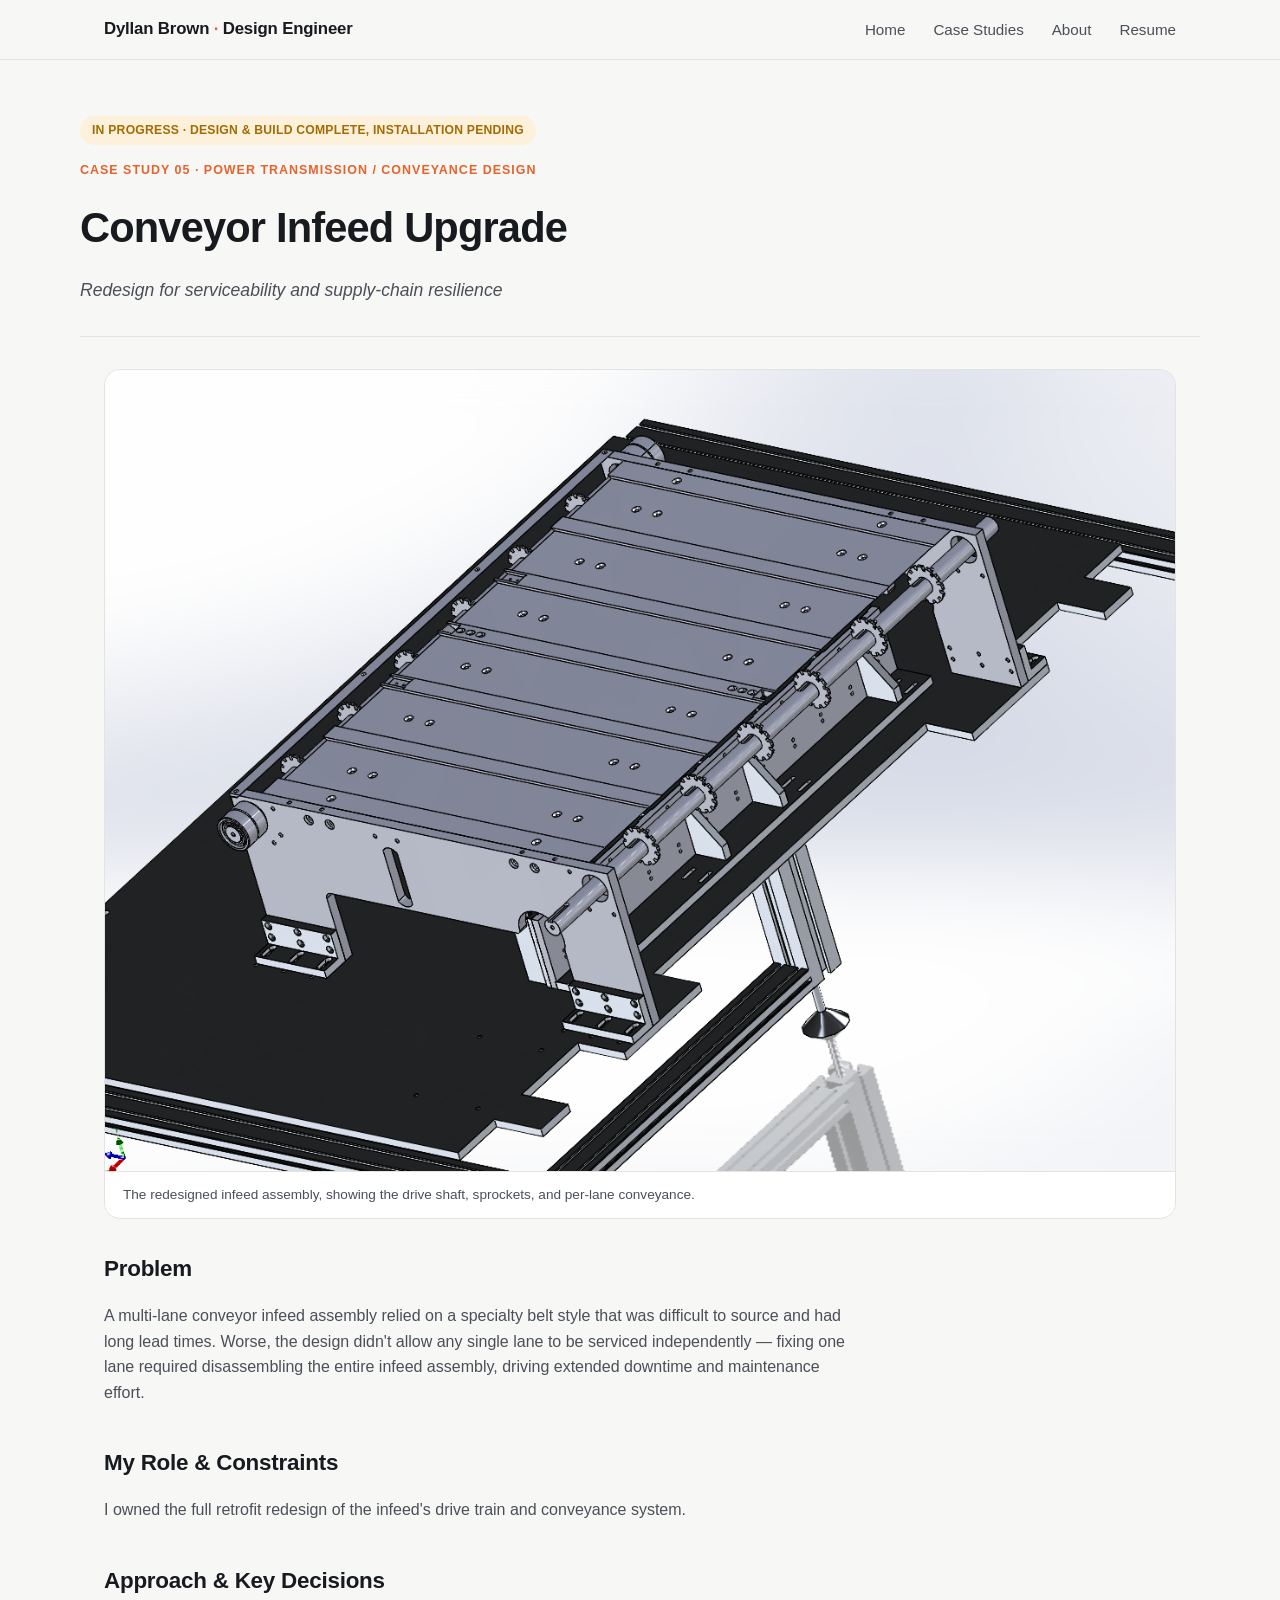
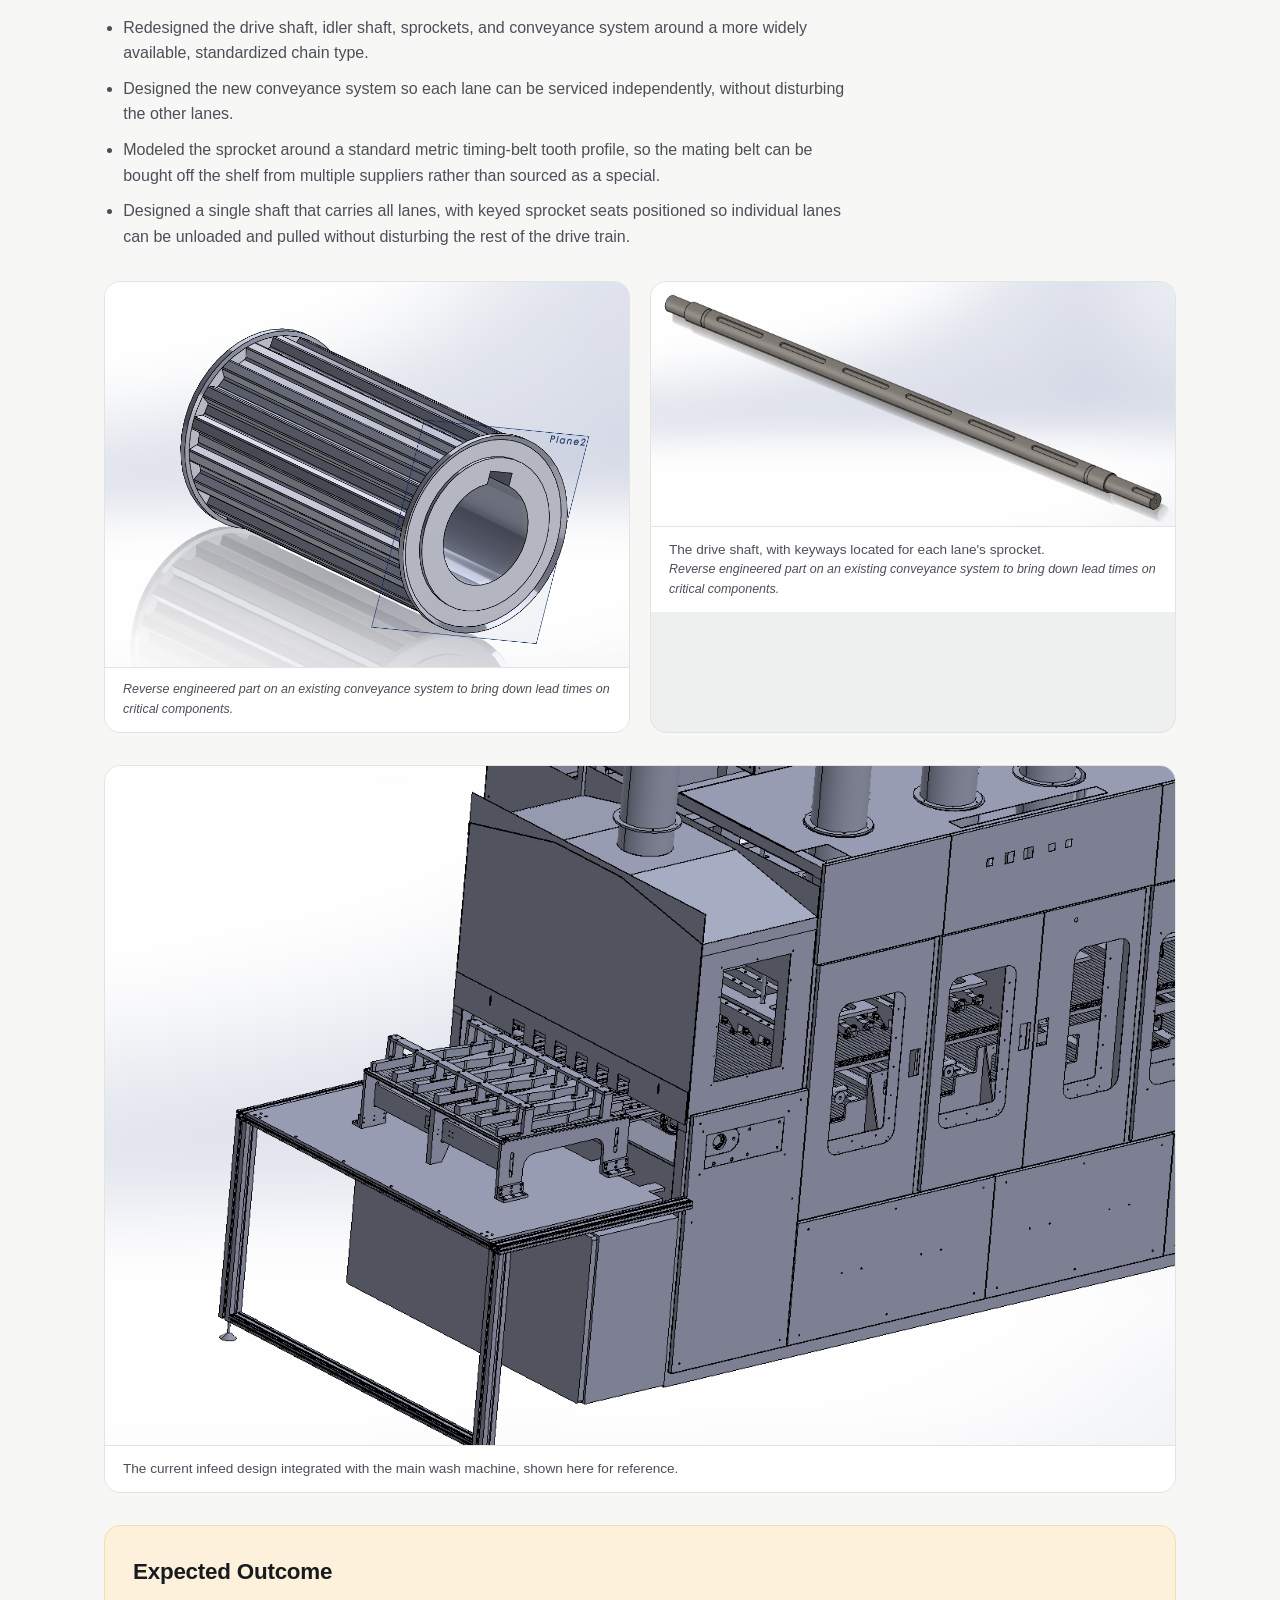
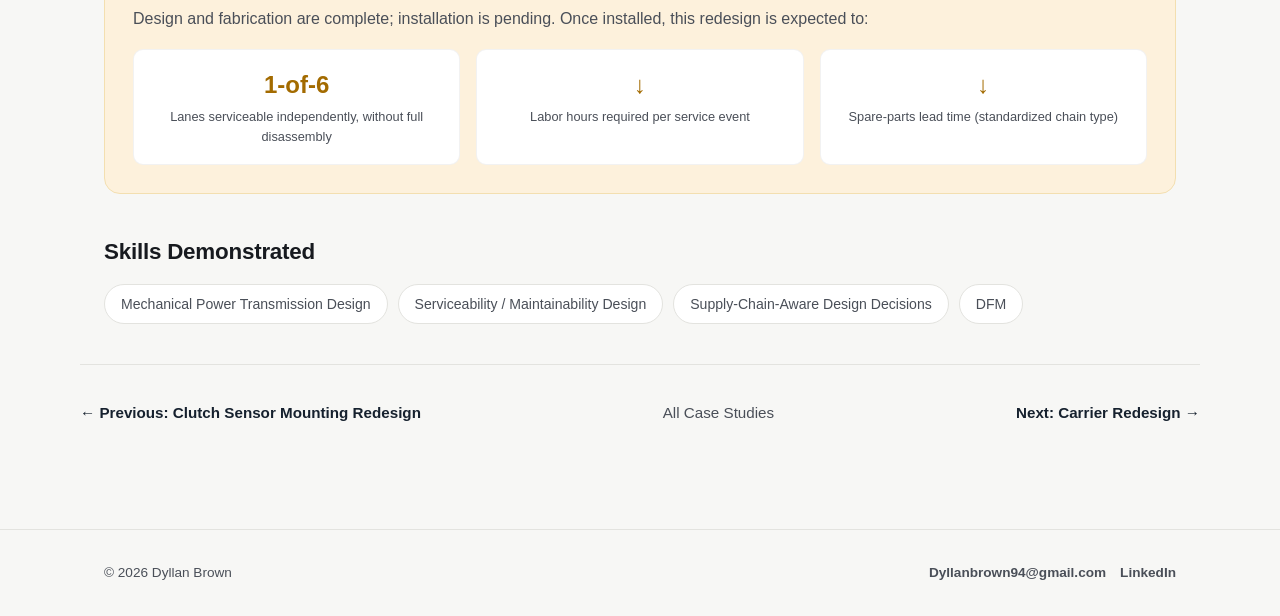
<file: case-studies/cell-wash-infeed-upgrade.html>
<!DOCTYPE html>
<html lang="en">
<head>
  <meta charset="UTF-8">
  <meta name="viewport" content="width=device-width, initial-scale=1.0">
  <title>Conveyor Infeed Upgrade — Case Study</title>
  <link rel="stylesheet" href="../css/styles.css?v=2">
</head>
<body>

  <header class="site-header">
    <nav class="nav">
      <a class="nav-brand" href="../index.html">Dyllan Brown <span class="brand-accent">·</span> Design Engineer</a>
      <button class="nav-toggle" aria-label="Toggle navigation">&#9776;</button>
      <ul class="nav-links">
        <li><a href="../index.html">Home</a></li>
        <li><a href="../index.html#case-studies">Case Studies</a></li>
        <li><a href="../about.html">About</a></li>
        <li><a href="../about.html#resume">Resume</a></li>
      </ul>
    </nav>
  </header>

  <main>
    <section class="case-hero container">
      <span class="badge badge-progress">In Progress &middot; Design &amp; Build Complete, Installation Pending</span>
      <p class="eyebrow">Case Study 05 &middot; Power Transmission / Conveyance Design</p>
      <h1>Conveyor Infeed Upgrade</h1>
      <p class="subtitle">Redesign for serviceability and supply-chain resilience</p>
    </section>

    <section class="container case-body">
      <figure class="image-frame">
        <img src="../assets/images/cell-wash-infeed/infeed-assembly-render.png" alt="Isometric render of the redesigned multi-lane conveyor infeed assembly">
        <figcaption>The redesigned infeed assembly, showing the drive shaft, sprockets, and per-lane conveyance.</figcaption>
      </figure>

      <h2>Problem</h2>
      <p>
        A multi-lane conveyor infeed assembly relied on a specialty belt style that was difficult to source and had
        long lead times. Worse, the design didn't allow any single lane to be serviced independently — fixing one
        lane required disassembling the entire infeed assembly, driving extended downtime and maintenance effort.
      </p>

      <h2>My Role &amp; Constraints</h2>
      <p>
        I owned the full retrofit redesign of the infeed's drive train and conveyance system.
      </p>

      <h2>Approach &amp; Key Decisions</h2>
      <ul>
        <li>Redesigned the drive shaft, idler shaft, sprockets, and conveyance system around a more widely available, standardized chain type.</li>
        <li>Designed the new conveyance system so each lane can be serviced independently, without disturbing the other lanes.</li>
        <li>Modeled the sprocket around a standard metric timing-belt tooth profile, so the mating belt can be bought off the shelf from multiple suppliers rather than sourced as a special.</li>
        <li>Designed a single shaft that carries all lanes, with keyed sprocket seats positioned so individual lanes can be unloaded and pulled without disturbing the rest of the drive train.</li>
      </ul>

      <div class="image-grid">
        <figure class="image-frame" style="margin:0;">
          <img src="../assets/images/cell-wash-infeed/t10-sprocket-render.png" alt="CAD render of the redesigned infeed drive sprocket">
          <figcaption><span class="figure-note">Reverse engineered part on an existing conveyance system to bring down lead times on critical components.</span></figcaption>
        </figure>
        <figure class="image-frame" style="margin:0;">
          <img src="../assets/images/cell-wash-infeed/driveshaft-render.png" alt="CAD render of the redesigned infeed drive shaft">
          <figcaption>The drive shaft, with keyways located for each lane's sprocket.<span class="figure-note">Reverse engineered part on an existing conveyance system to bring down lead times on critical components.</span></figcaption>
        </figure>
      </div>

      <figure class="image-frame">
        <img src="../assets/images/cell-wash-infeed/integrated-context-render.png" alt="Render showing the current infeed design integrated with the main cell wash machine">
        <figcaption>The current infeed design integrated with the main wash machine, shown here for reference.</figcaption>
      </figure>

      <div class="outcome-panel is-progress">
        <h2>Expected Outcome</h2>
        <p>
          Design and fabrication are complete; installation is pending. Once installed, this redesign is expected to:
        </p>
        <div class="stat-grid">
          <div class="stat-card"><span class="big">1-of-6</span><span class="small">Lanes serviceable independently, without full disassembly</span></div>
          <div class="stat-card"><span class="big">&darr;</span><span class="small">Labor hours required per service event</span></div>
          <div class="stat-card"><span class="big">&darr;</span><span class="small">Spare-parts lead time (standardized chain type)</span></div>
        </div>
      </div>

      <h2>Skills Demonstrated</h2>
      <div class="pill-row">
        <span class="pill">Mechanical Power Transmission Design</span>
        <span class="pill">Serviceability / Maintainability Design</span>
        <span class="pill">Supply-Chain-Aware Design Decisions</span>
        <span class="pill">DFM</span>
      </div>
    </section>

    <nav class="case-nav container">
      <a href="d14-clutch-sensor-mounting.html">&larr; Previous: Clutch Sensor Mounting Redesign</a>
      <a href="../index.html#case-studies" class="all-link">All Case Studies</a>
      <a href="new-boat.html">Next: Carrier Redesign &rarr;</a>
    </nav>
  </main>

  <footer class="site-footer">
    <div class="container">
      <span>&copy; <span id="year"></span> Dyllan Brown</span>
      <div class="contact-links">
        <a href="mailto:Dyllanbrown94@gmail.com">Dyllanbrown94@gmail.com</a>
        <a href="https://www.linkedin.com/in/dyllan-brown-eng/" target="_blank" rel="noopener">LinkedIn</a>
      </div>
    </div>
  </footer>

  <script src="../js/main.js"></script>
  <script>document.getElementById("year").textContent = new Date().getFullYear();</script>
</body>
</html>
</file>
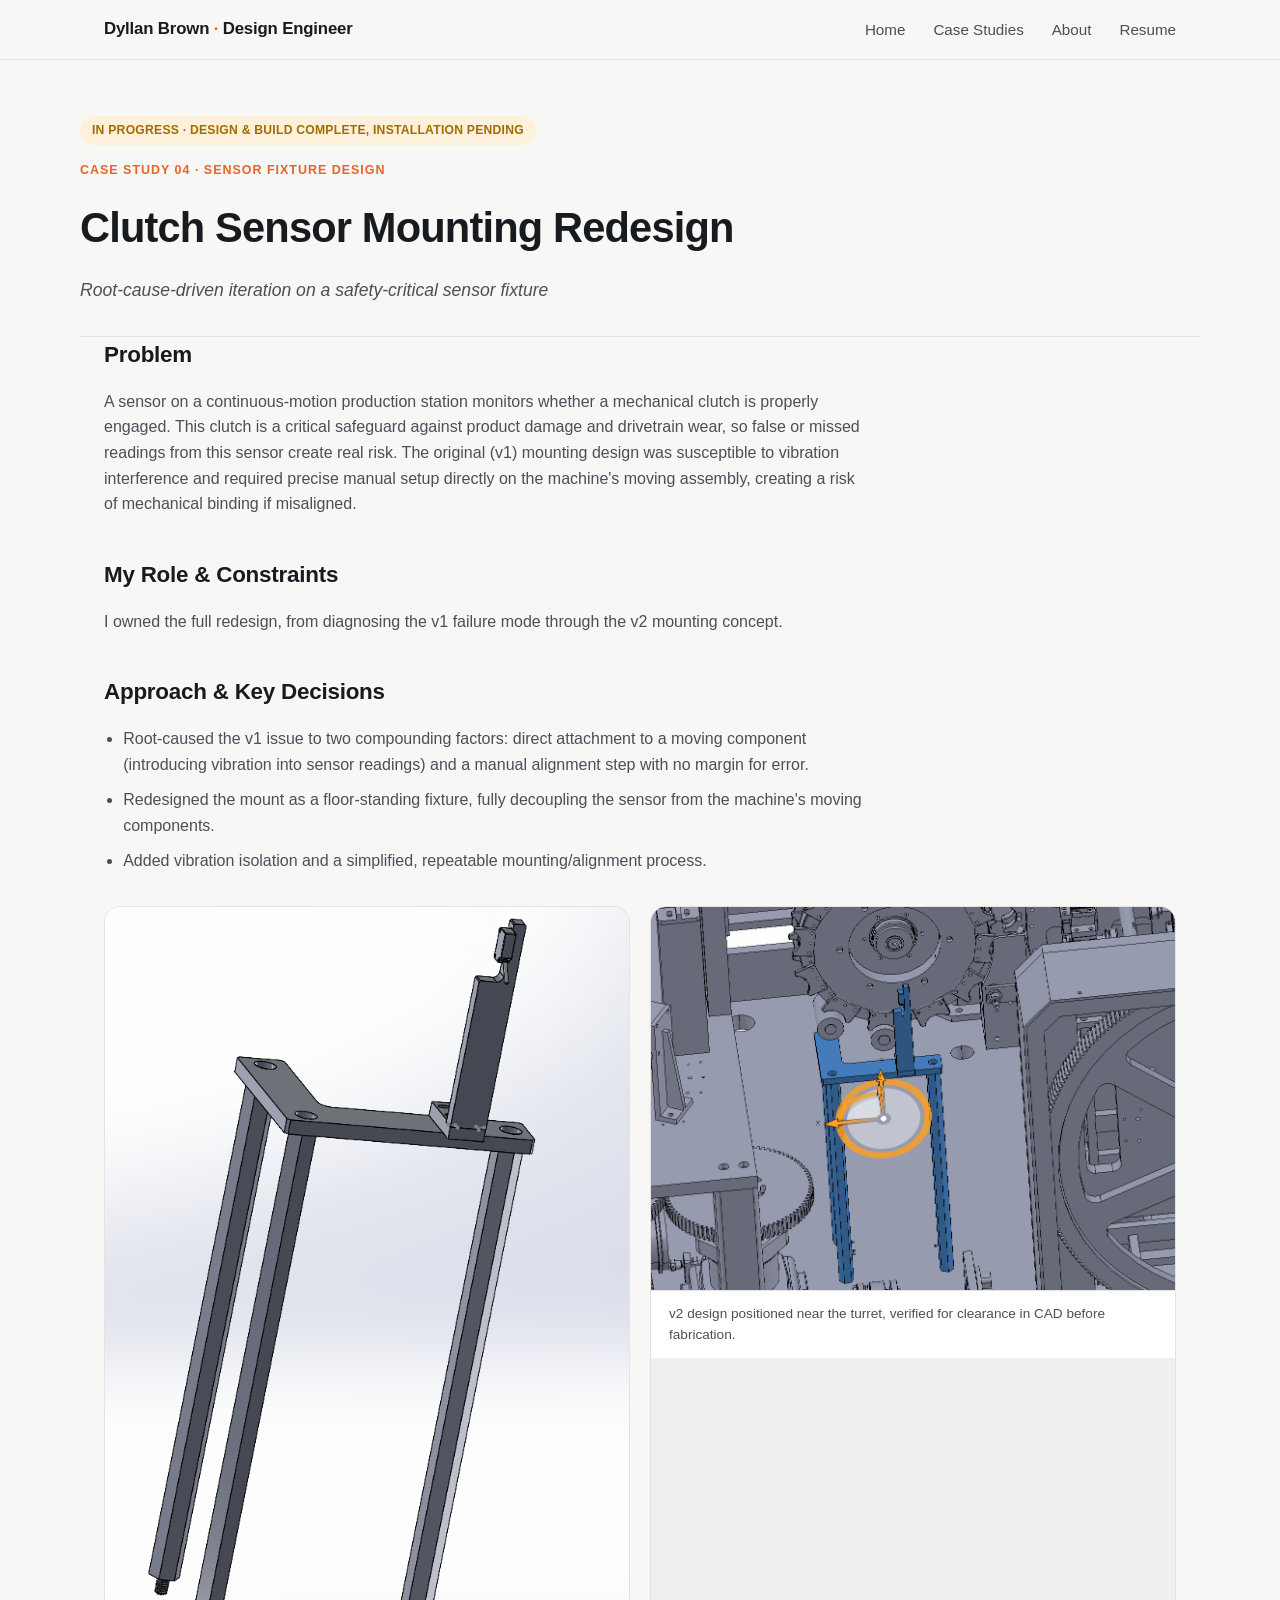
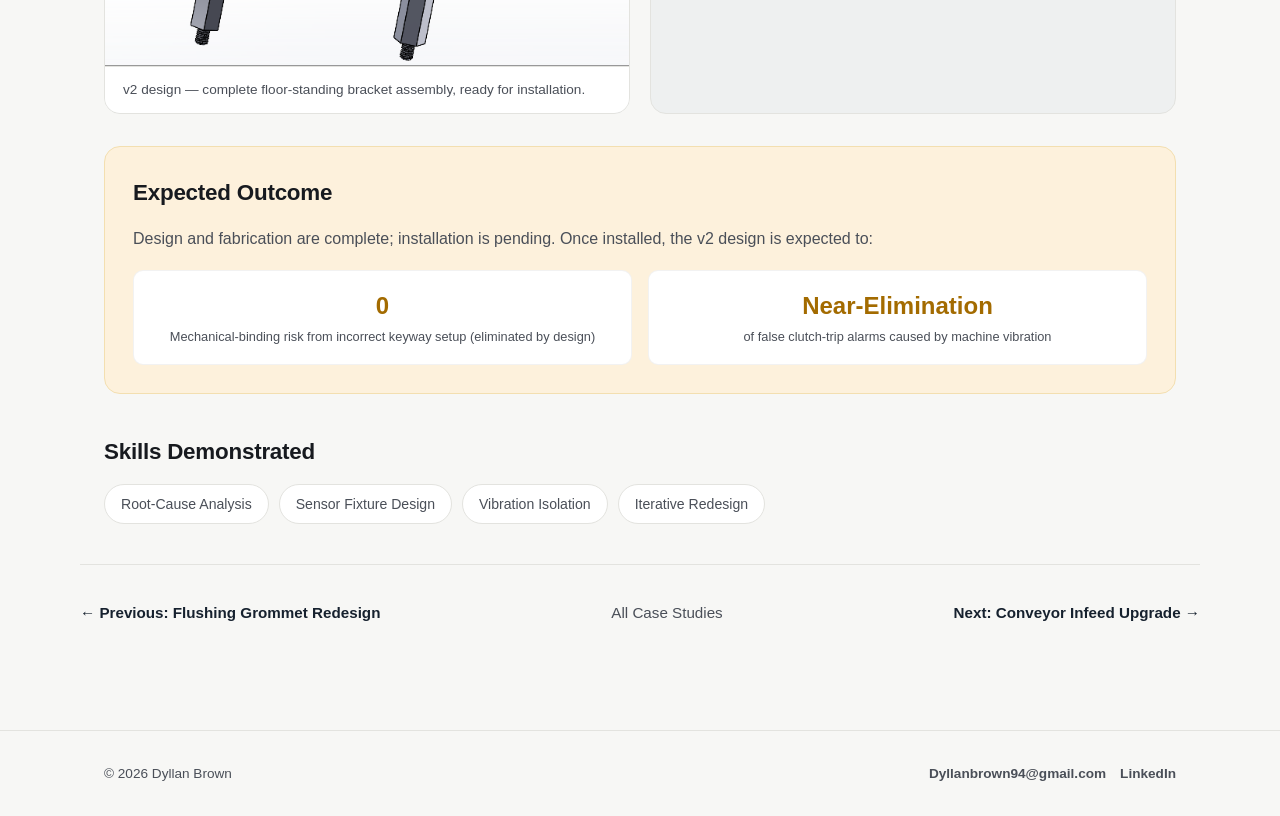
<file: case-studies/d14-clutch-sensor-mounting.html>
<!DOCTYPE html>
<html lang="en">
<head>
  <meta charset="UTF-8">
  <meta name="viewport" content="width=device-width, initial-scale=1.0">
  <title>Clutch Sensor Mounting Redesign — Case Study</title>
  <link rel="stylesheet" href="../css/styles.css">
</head>
<body>

  <header class="site-header">
    <nav class="nav">
      <a class="nav-brand" href="../index.html">Dyllan Brown <span class="brand-accent">·</span> Design Engineer</a>
      <button class="nav-toggle" aria-label="Toggle navigation">&#9776;</button>
      <ul class="nav-links">
        <li><a href="../index.html">Home</a></li>
        <li><a href="../index.html#case-studies">Case Studies</a></li>
        <li><a href="../about.html">About</a></li>
        <li><a href="../about.html#resume">Resume</a></li>
      </ul>
    </nav>
  </header>

  <main>
    <section class="case-hero container">
      <span class="badge badge-progress">In Progress &middot; Design &amp; Build Complete, Installation Pending</span>
      <p class="eyebrow">Case Study 04 &middot; Sensor Fixture Design</p>
      <h1>Clutch Sensor Mounting Redesign</h1>
      <p class="subtitle">Root-cause-driven iteration on a safety-critical sensor fixture</p>
    </section>

    <section class="container case-body">
      <h2>Problem</h2>
      <p>
        A sensor on a continuous-motion production station monitors whether a mechanical clutch is properly engaged.
        This clutch is a critical safeguard against product damage and drivetrain wear, so false or missed readings
        from this sensor create real risk. The original (v1) mounting design was susceptible to vibration interference
        and required precise manual setup directly on the machine's moving assembly, creating a risk of mechanical
        binding if misaligned.
      </p>

      <h2>My Role &amp; Constraints</h2>
      <p>
        I owned the full redesign, from diagnosing the v1 failure mode through the v2 mounting concept.
      </p>

      <h2>Approach &amp; Key Decisions</h2>
      <ul>
        <li>Root-caused the v1 issue to two compounding factors: direct attachment to a moving component (introducing vibration into sensor readings) and a manual alignment step with no margin for error.</li>
        <li>Redesigned the mount as a floor-standing fixture, fully decoupling the sensor from the machine's moving components.</li>
        <li>Added vibration isolation and a simplified, repeatable mounting/alignment process.</li>
      </ul>

      <div class="image-grid">
        <figure class="image-frame" style="margin:0;">
          <img src="../assets/images/d14-clutch-sensor/v2-assembly-render.png" alt="CAD render of the complete v2 floor-standing sensor bracket assembly">
          <figcaption>v2 design — complete floor-standing bracket assembly, ready for installation.</figcaption>
        </figure>
        <figure class="image-frame" style="margin:0;">
          <img src="../assets/images/d14-clutch-sensor/v2-render.png" alt="CAD render of the v2 floor-mounted sensor bracket positioned near the turret">
          <figcaption>v2 design positioned near the turret, verified for clearance in CAD before fabrication.</figcaption>
        </figure>
      </div>

      <div class="outcome-panel is-progress">
        <h2>Expected Outcome</h2>
        <p>
          Design and fabrication are complete; installation is pending. Once installed, the v2 design is expected to:
        </p>
        <div class="stat-grid">
          <div class="stat-card"><span class="big">0</span><span class="small">Mechanical-binding risk from incorrect keyway setup (eliminated by design)</span></div>
          <div class="stat-card"><span class="big">Near-Elimination</span><span class="small">of false clutch-trip alarms caused by machine vibration</span></div>
        </div>
      </div>

      <h2>Skills Demonstrated</h2>
      <div class="pill-row">
        <span class="pill">Root-Cause Analysis</span>
        <span class="pill">Sensor Fixture Design</span>
        <span class="pill">Vibration Isolation</span>
        <span class="pill">Iterative Redesign</span>
      </div>
    </section>

    <nav class="case-nav container">
      <a href="flushing-grommet.html">&larr; Previous: Flushing Grommet Redesign</a>
      <a href="../index.html#case-studies" class="all-link">All Case Studies</a>
      <a href="cell-wash-infeed-upgrade.html">Next: Conveyor Infeed Upgrade &rarr;</a>
    </nav>
  </main>

  <footer class="site-footer">
    <div class="container">
      <span>&copy; <span id="year"></span> Dyllan Brown</span>
      <div class="contact-links">
        <a href="mailto:Dyllanbrown94@gmail.com">Dyllanbrown94@gmail.com</a>
        <a href="https://www.linkedin.com/in/dyllan-brown-eng/" target="_blank" rel="noopener">LinkedIn</a>
      </div>
    </div>
  </footer>

  <script src="../js/main.js"></script>
  <script>document.getElementById("year").textContent = new Date().getFullYear();</script>
</body>
</html>
</file>
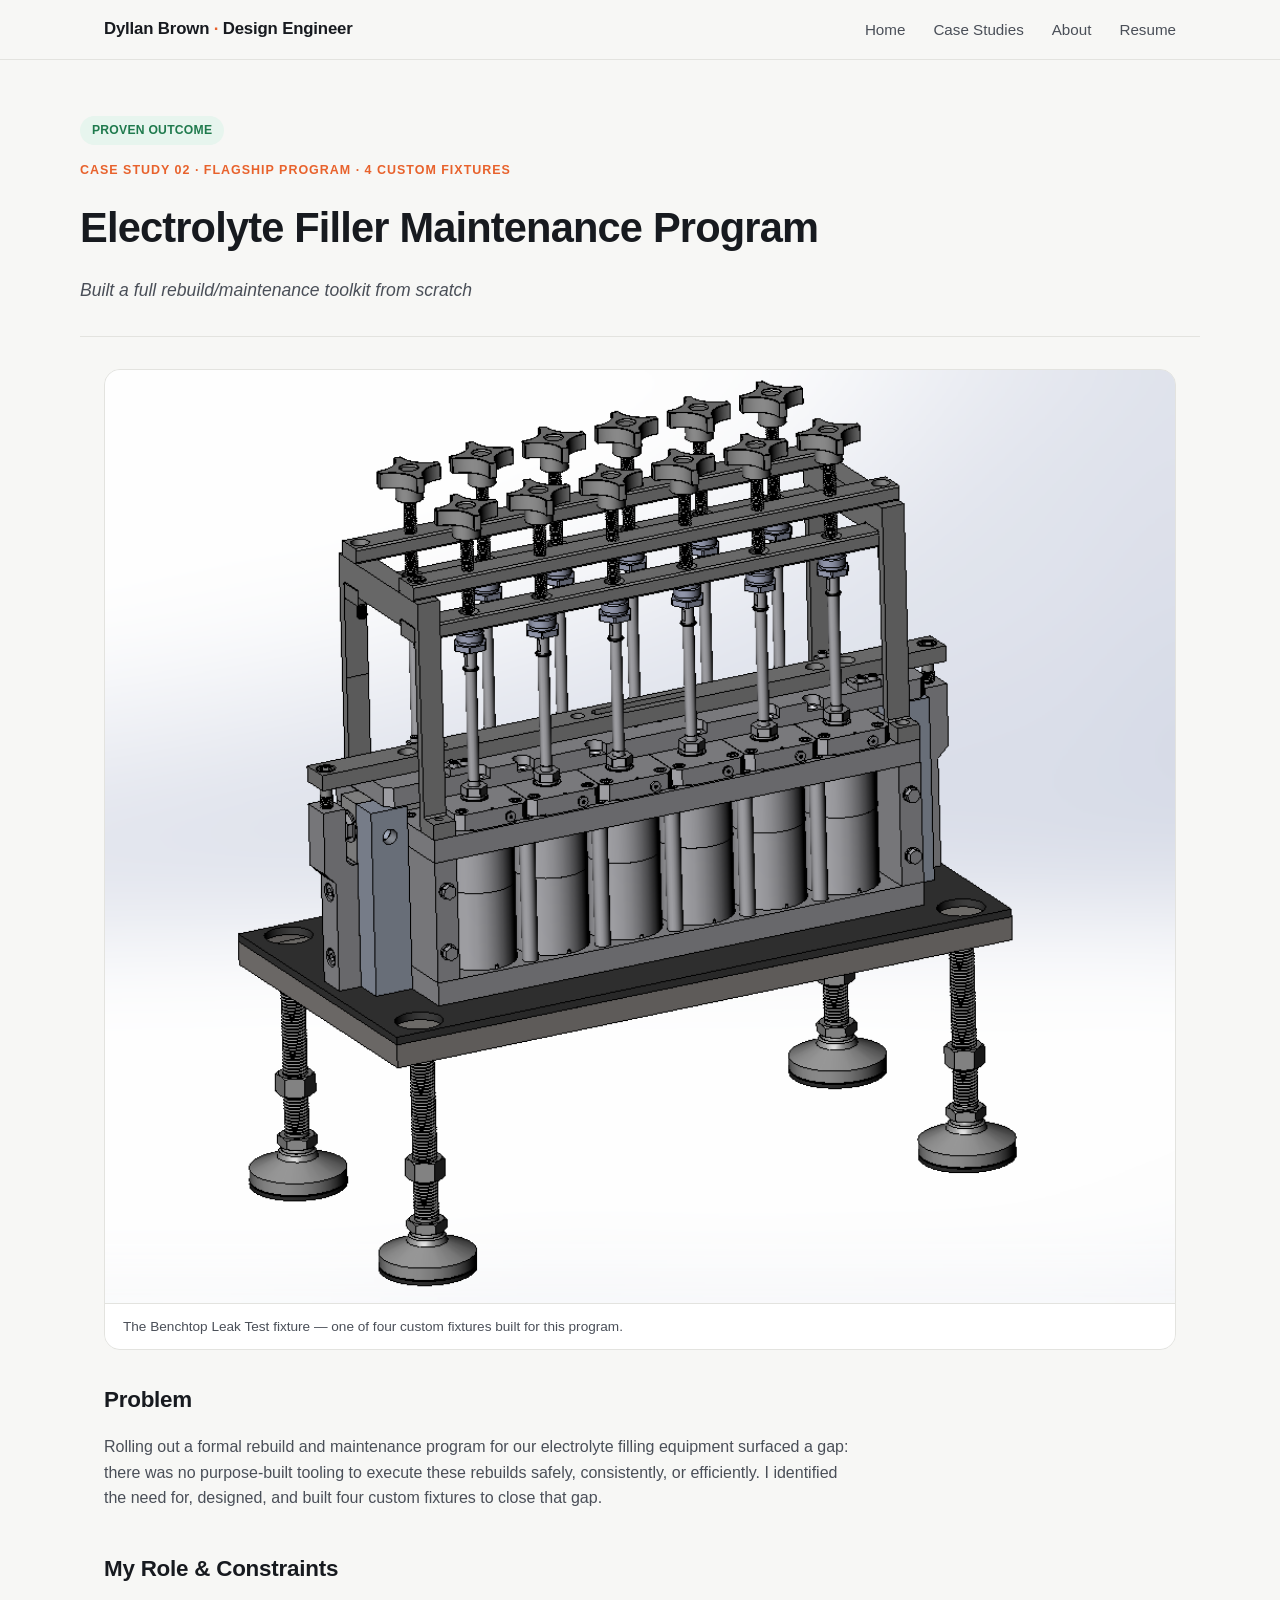
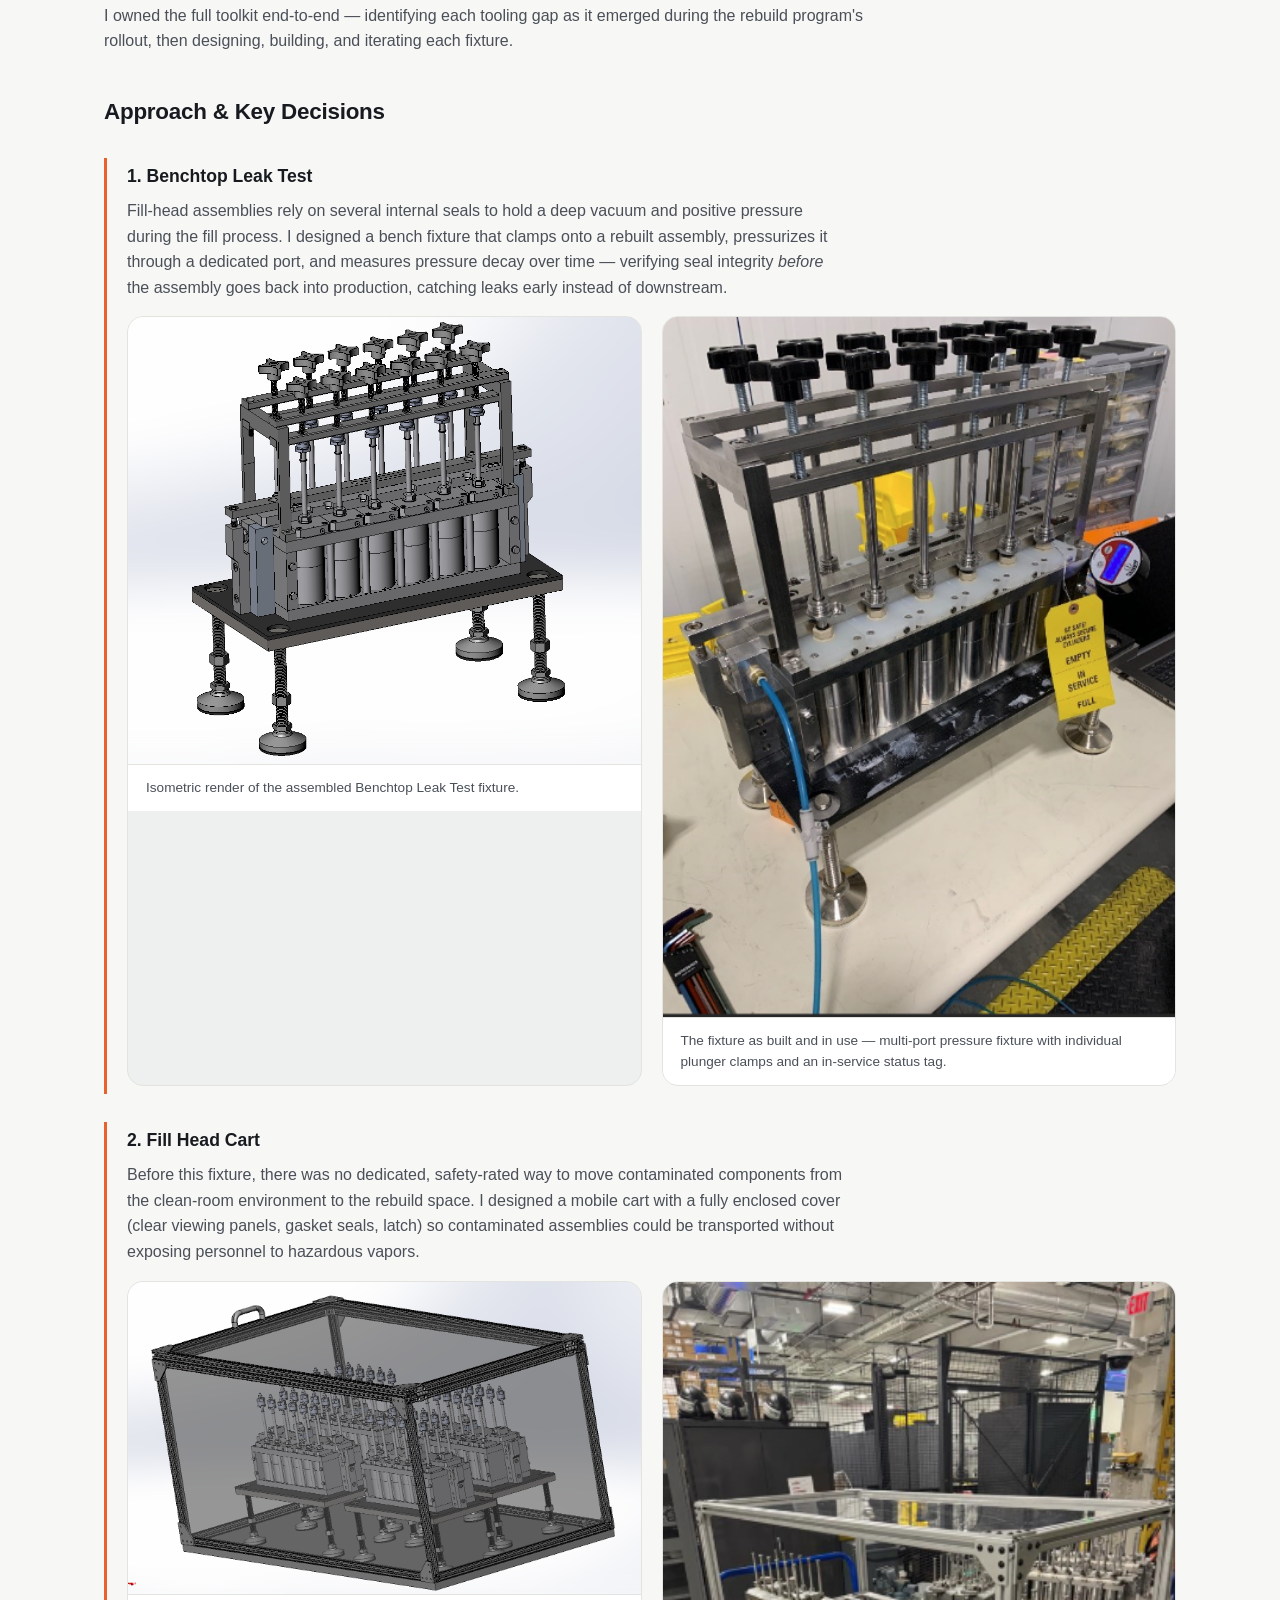
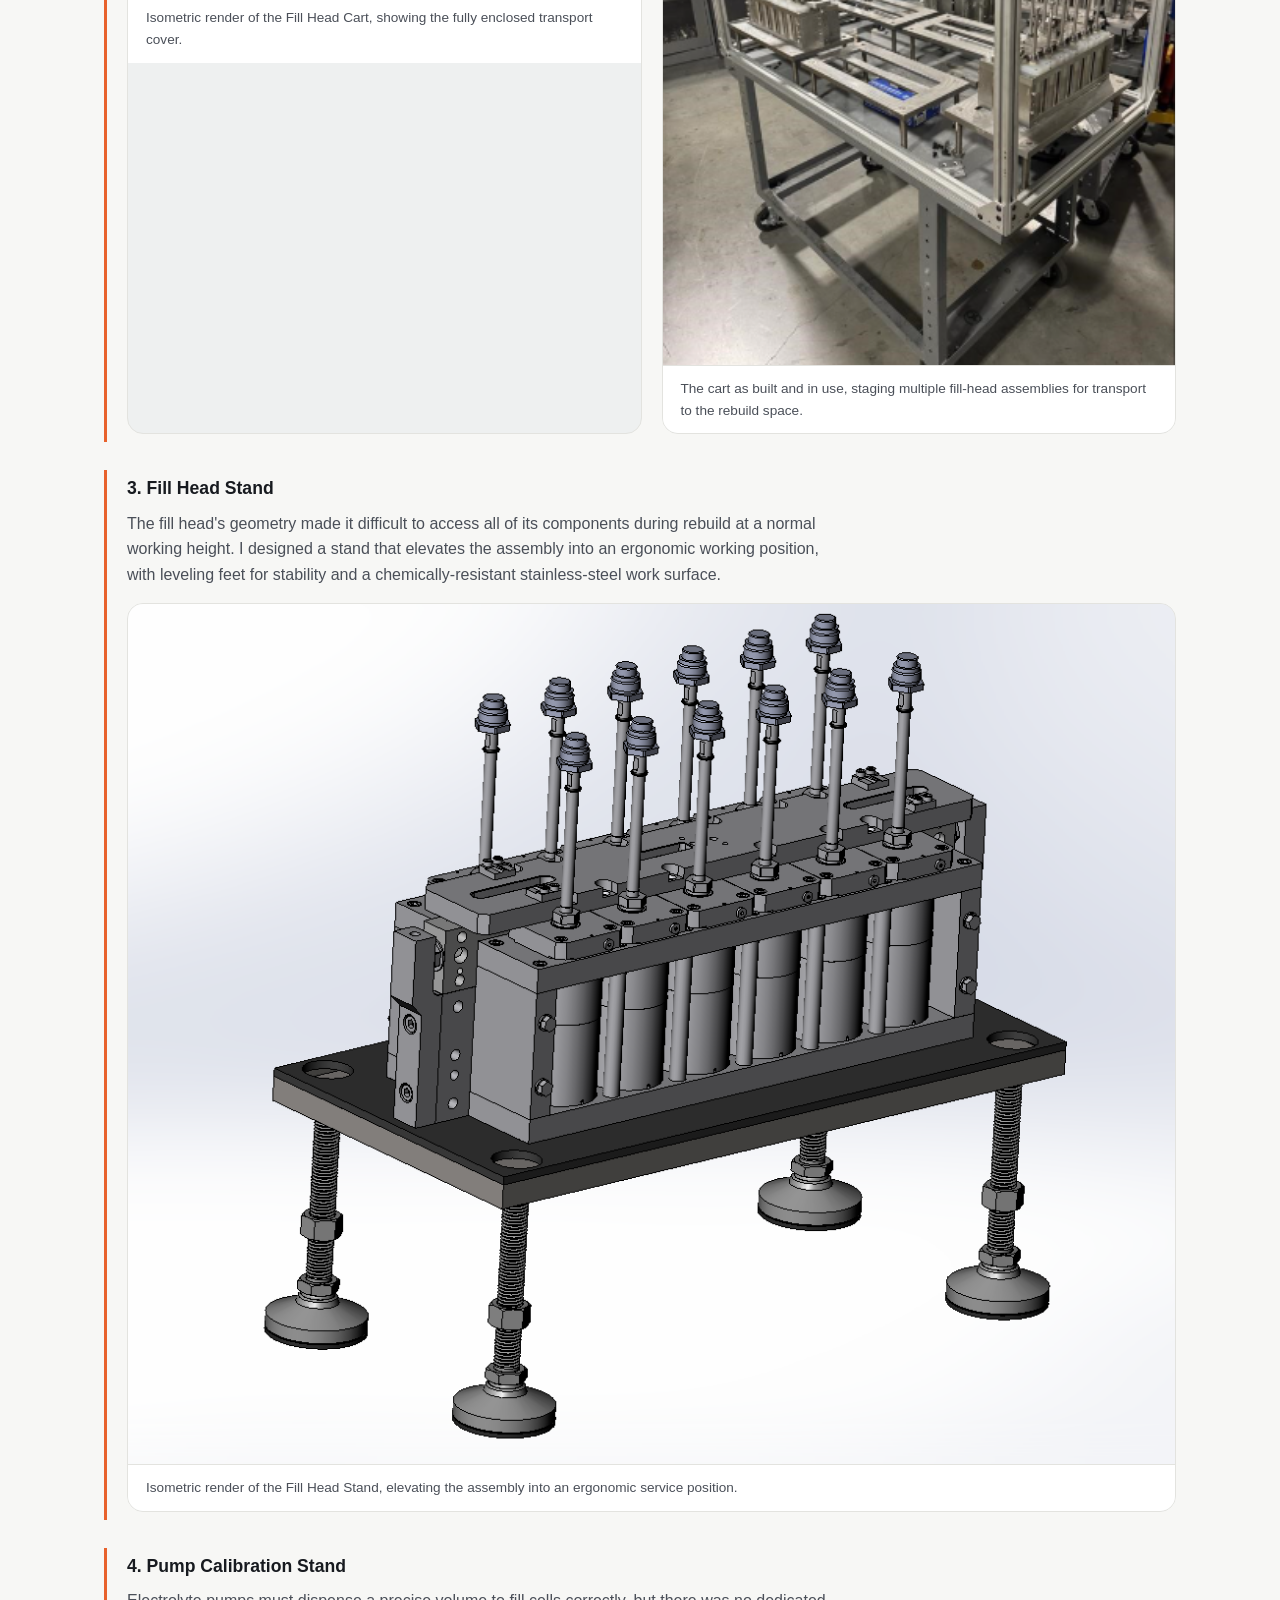
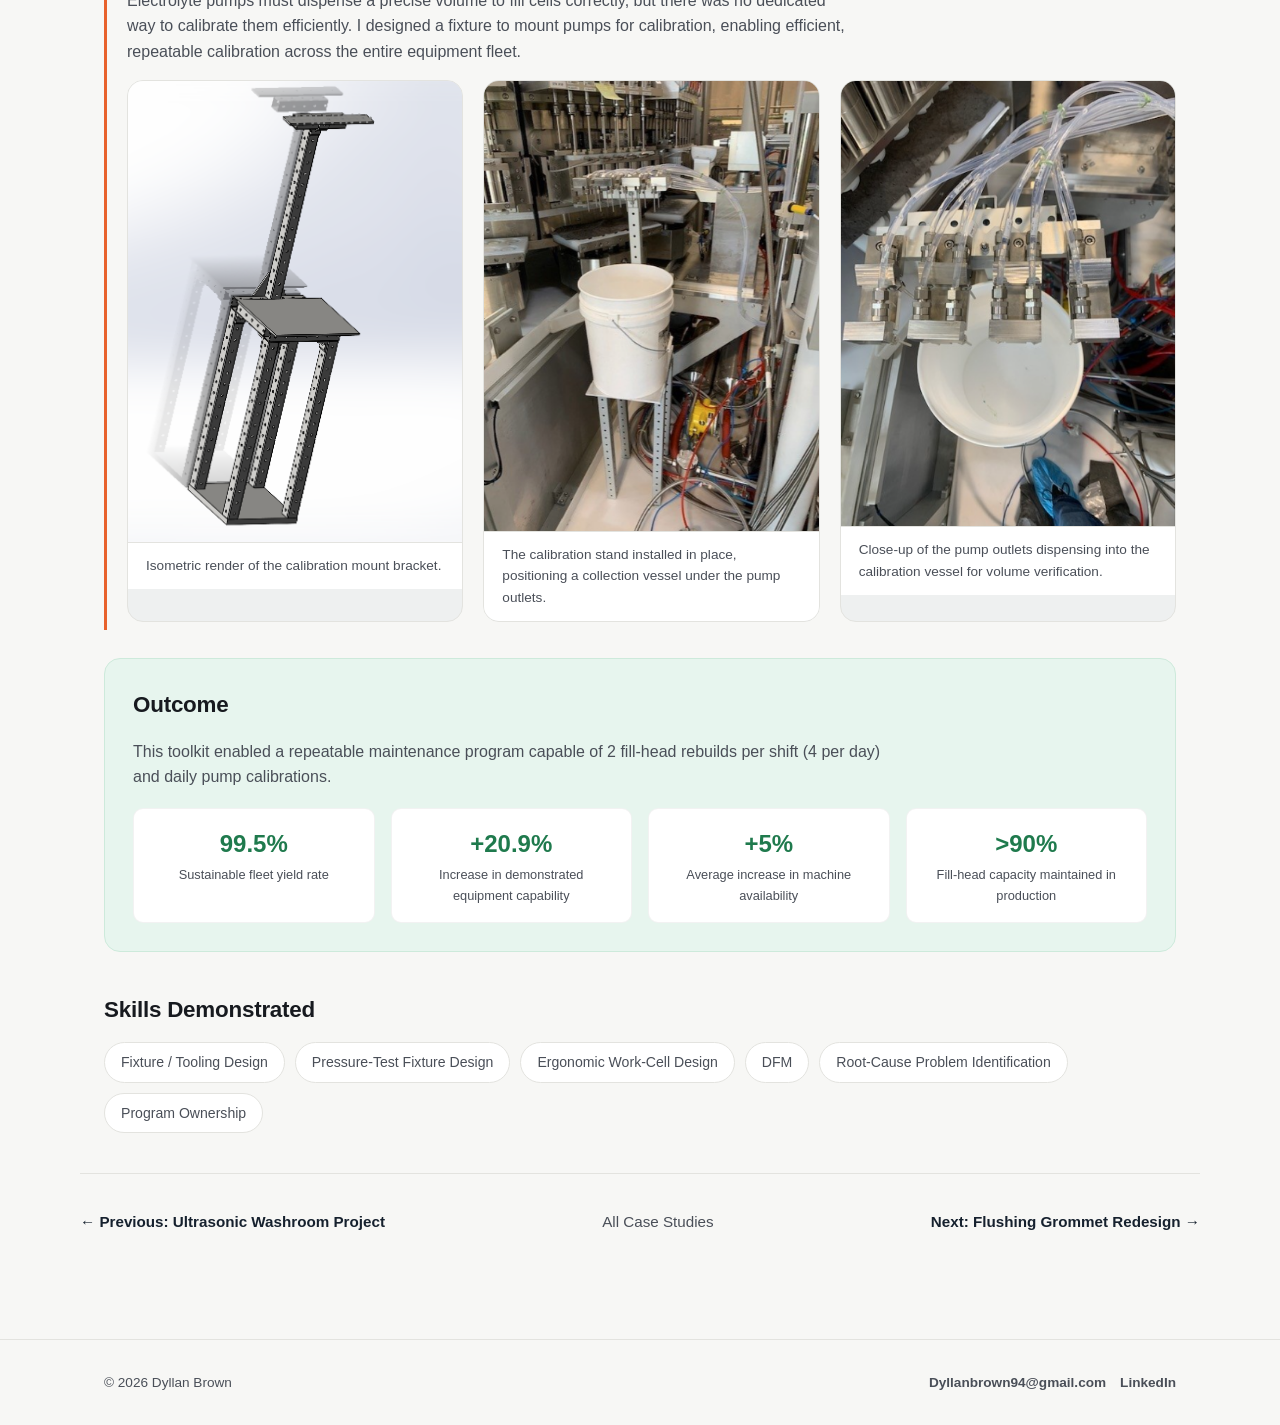
<file: case-studies/electrolyte-filler-maintenance-program.html>
<!DOCTYPE html>
<html lang="en">
<head>
  <meta charset="UTF-8">
  <meta name="viewport" content="width=device-width, initial-scale=1.0">
  <title>Electrolyte Filler Maintenance Program — Case Study</title>
  <link rel="stylesheet" href="../css/styles.css">
</head>
<body>

  <header class="site-header">
    <nav class="nav">
      <a class="nav-brand" href="../index.html">Dyllan Brown <span class="brand-accent">·</span> Design Engineer</a>
      <button class="nav-toggle" aria-label="Toggle navigation">&#9776;</button>
      <ul class="nav-links">
        <li><a href="../index.html">Home</a></li>
        <li><a href="../index.html#case-studies">Case Studies</a></li>
        <li><a href="../about.html">About</a></li>
        <li><a href="../about.html#resume">Resume</a></li>
      </ul>
    </nav>
  </header>

  <main>
    <section class="case-hero container">
      <span class="badge badge-proven">Proven Outcome</span>
      <p class="eyebrow">Case Study 02 &middot; Flagship Program &middot; 4 Custom Fixtures</p>
      <h1>Electrolyte Filler Maintenance Program</h1>
      <p class="subtitle">Built a full rebuild/maintenance toolkit from scratch</p>
    </section>

    <section class="container case-body">
      <figure class="image-frame">
        <img src="../assets/images/benchtop-leak-test/isometric-render.png" alt="Isometric render of the Benchtop Leak Test fixture, part of the Maintenance Program toolkit">
        <figcaption>The Benchtop Leak Test fixture &mdash; one of four custom fixtures built for this program.</figcaption>
      </figure>

      <h2>Problem</h2>
      <p>
        Rolling out a formal rebuild and maintenance program for our electrolyte filling equipment surfaced a gap:
        there was no purpose-built tooling to execute these rebuilds safely, consistently, or efficiently. I
        identified the need for, designed, and built four custom fixtures to close that gap.
      </p>

      <h2>My Role &amp; Constraints</h2>
      <p>
        I owned the full toolkit end-to-end — identifying each tooling gap as it emerged during the rebuild
        program's rollout, then designing, building, and iterating each fixture.
      </p>

      <h2>Approach &amp; Key Decisions</h2>

      <div class="sub-project">
        <h3>1. Benchtop Leak Test</h3>
        <p>
          Fill-head assemblies rely on several internal seals to hold a deep vacuum and positive pressure during the
          fill process. I designed a bench fixture that clamps onto a rebuilt assembly, pressurizes it through a
          dedicated port, and measures pressure decay over time — verifying seal integrity <em>before</em> the
          assembly goes back into production, catching leaks early instead of downstream.
        </p>
        <div class="image-grid" style="margin-top:16px;">
          <figure class="image-frame" style="margin:0;">
            <img src="../assets/images/benchtop-leak-test/isometric-render.png" alt="Isometric render of the Benchtop Leak Test fixture">
            <figcaption>Isometric render of the assembled Benchtop Leak Test fixture.</figcaption>
          </figure>
          <figure class="image-frame" style="margin:0;">
            <img src="../assets/images/benchtop-leak-test/photo.png" alt="Photo of the built Benchtop Leak Test fixture in use on the shop floor">
            <figcaption>The fixture as built and in use &mdash; multi-port pressure fixture with individual plunger clamps and an in-service status tag.</figcaption>
          </figure>
        </div>
      </div>

      <div class="sub-project">
        <h3>2. Fill Head Cart</h3>
        <p>
          Before this fixture, there was no dedicated, safety-rated way to move contaminated components from the
          clean-room environment to the rebuild space. I designed a mobile cart with a fully enclosed cover (clear
          viewing panels, gasket seals, latch) so contaminated assemblies could be transported without exposing
          personnel to hazardous vapors.
        </p>
        <div class="image-grid" style="margin-top:16px;">
          <figure class="image-frame" style="margin:0;">
            <img src="../assets/images/fill-head-cart/isometric-render.png" alt="Isometric render of the Fill Head Cart with its enclosure cover">
            <figcaption>Isometric render of the Fill Head Cart, showing the fully enclosed transport cover.</figcaption>
          </figure>
          <figure class="image-frame" style="margin:0;">
            <img src="../assets/images/fill-head-cart/photo.png" alt="Photo of the built Fill Head Cart on the production floor">
            <figcaption>The cart as built and in use, staging multiple fill-head assemblies for transport to the rebuild space.</figcaption>
          </figure>
        </div>
      </div>

      <div class="sub-project">
        <h3>3. Fill Head Stand</h3>
        <p>
          The fill head's geometry made it difficult to access all of its components during rebuild at a normal
          working height. I designed a stand that elevates the assembly into an ergonomic working position, with
          leveling feet for stability and a chemically-resistant stainless-steel work surface.
        </p>
        <div class="image-grid" style="margin-top:16px;">
          <figure class="image-frame" style="margin:0;">
            <img src="../assets/images/fill-head-stand/isometric-render.png" alt="Isometric render of the Fill Head Stand">
            <figcaption>Isometric render of the Fill Head Stand, elevating the assembly into an ergonomic service position.</figcaption>
          </figure>
        </div>
      </div>

      <div class="sub-project">
        <h3>4. Pump Calibration Stand</h3>
        <p>
          Electrolyte pumps must dispense a precise volume to fill cells correctly, but there was no dedicated way to
          calibrate them efficiently. I designed a fixture to mount pumps for calibration, enabling efficient,
          repeatable calibration across the entire equipment fleet.
        </p>
        <div class="image-grid" style="margin-top:16px;">
          <figure class="image-frame" style="margin:0;">
            <img src="../assets/images/pump-calibration-stand/isometric-render.png" alt="Isometric render of the Pump Calibration Stand mounting bracket">
            <figcaption>Isometric render of the calibration mount bracket.</figcaption>
          </figure>
          <figure class="image-frame" style="margin:0;">
            <img src="../assets/images/pump-calibration-stand/photo-in-situ.png" alt="Photo of the Pump Calibration Stand installed on the production equipment">
            <figcaption>The calibration stand installed in place, positioning a collection vessel under the pump outlets.</figcaption>
          </figure>
          <figure class="image-frame" style="margin:0;">
            <img src="../assets/images/pump-calibration-stand/photo-nozzle-detail.png" alt="Close-up photo of pump nozzles dispensing into a calibration vessel">
            <figcaption>Close-up of the pump outlets dispensing into the calibration vessel for volume verification.</figcaption>
          </figure>
        </div>
      </div>

      <div class="outcome-panel">
        <h2>Outcome</h2>
        <p>
          This toolkit enabled a repeatable maintenance program capable of 2 fill-head rebuilds per shift
          (4 per day) and daily pump calibrations.
        </p>
        <div class="stat-grid">
          <div class="stat-card"><span class="big">99.5%</span><span class="small">Sustainable fleet yield rate</span></div>
          <div class="stat-card"><span class="big">+20.9%</span><span class="small">Increase in demonstrated equipment capability</span></div>
          <div class="stat-card"><span class="big">+5%</span><span class="small">Average increase in machine availability</span></div>
          <div class="stat-card"><span class="big">&gt;90%</span><span class="small">Fill-head capacity maintained in production</span></div>
        </div>
      </div>

      <h2>Skills Demonstrated</h2>
      <div class="pill-row">
        <span class="pill">Fixture / Tooling Design</span>
        <span class="pill">Pressure-Test Fixture Design</span>
        <span class="pill">Ergonomic Work-Cell Design</span>
        <span class="pill">DFM</span>
        <span class="pill">Root-Cause Problem Identification</span>
        <span class="pill">Program Ownership</span>
      </div>
    </section>

    <nav class="case-nav container">
      <a href="ultrasonic-washroom-project.html">&larr; Previous: Ultrasonic Washroom Project</a>
      <a href="../index.html#case-studies" class="all-link">All Case Studies</a>
      <a href="flushing-grommet.html">Next: Flushing Grommet Redesign &rarr;</a>
    </nav>
  </main>

  <footer class="site-footer">
    <div class="container">
      <span>&copy; <span id="year"></span> Dyllan Brown</span>
      <div class="contact-links">
        <a href="mailto:Dyllanbrown94@gmail.com">Dyllanbrown94@gmail.com</a>
        <a href="https://www.linkedin.com/in/dyllan-brown-eng/" target="_blank" rel="noopener">LinkedIn</a>
      </div>
    </div>
  </footer>

  <script src="../js/main.js"></script>
  <script>document.getElementById("year").textContent = new Date().getFullYear();</script>
</body>
</html>
</file>
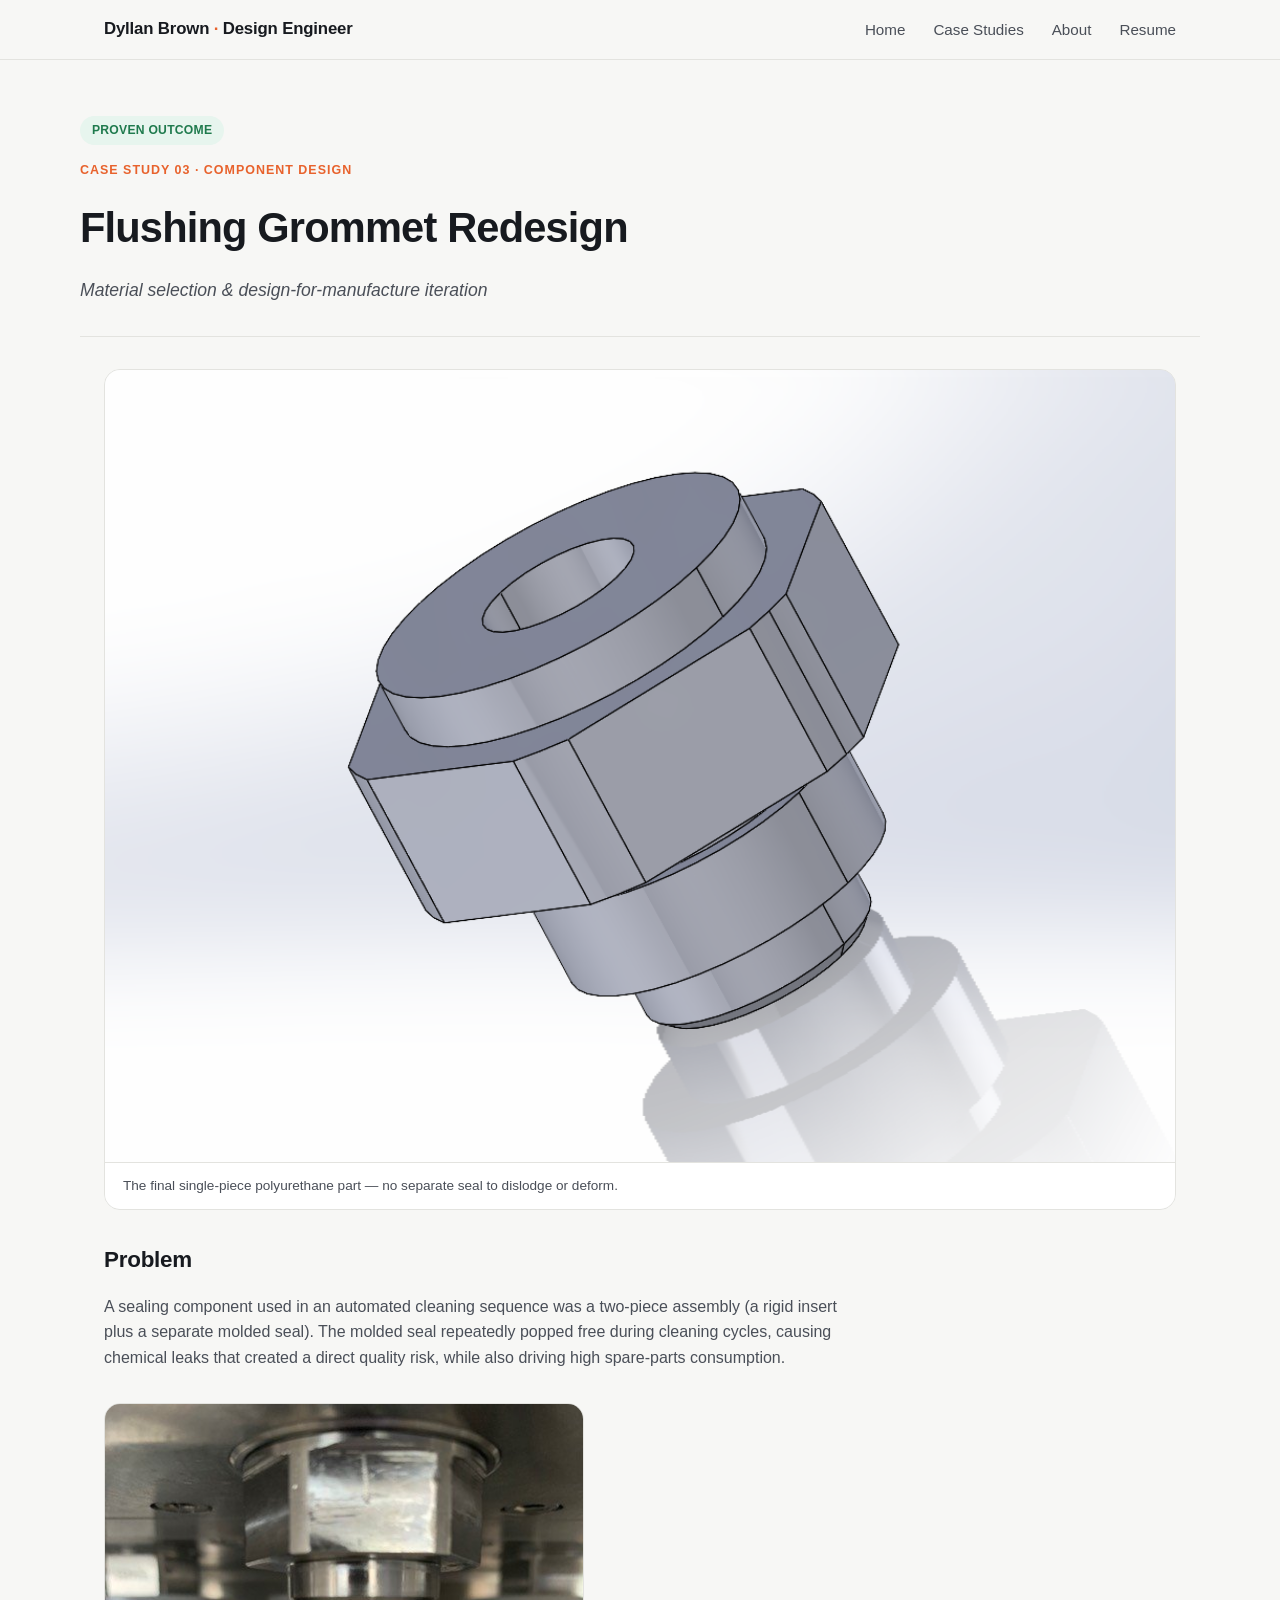
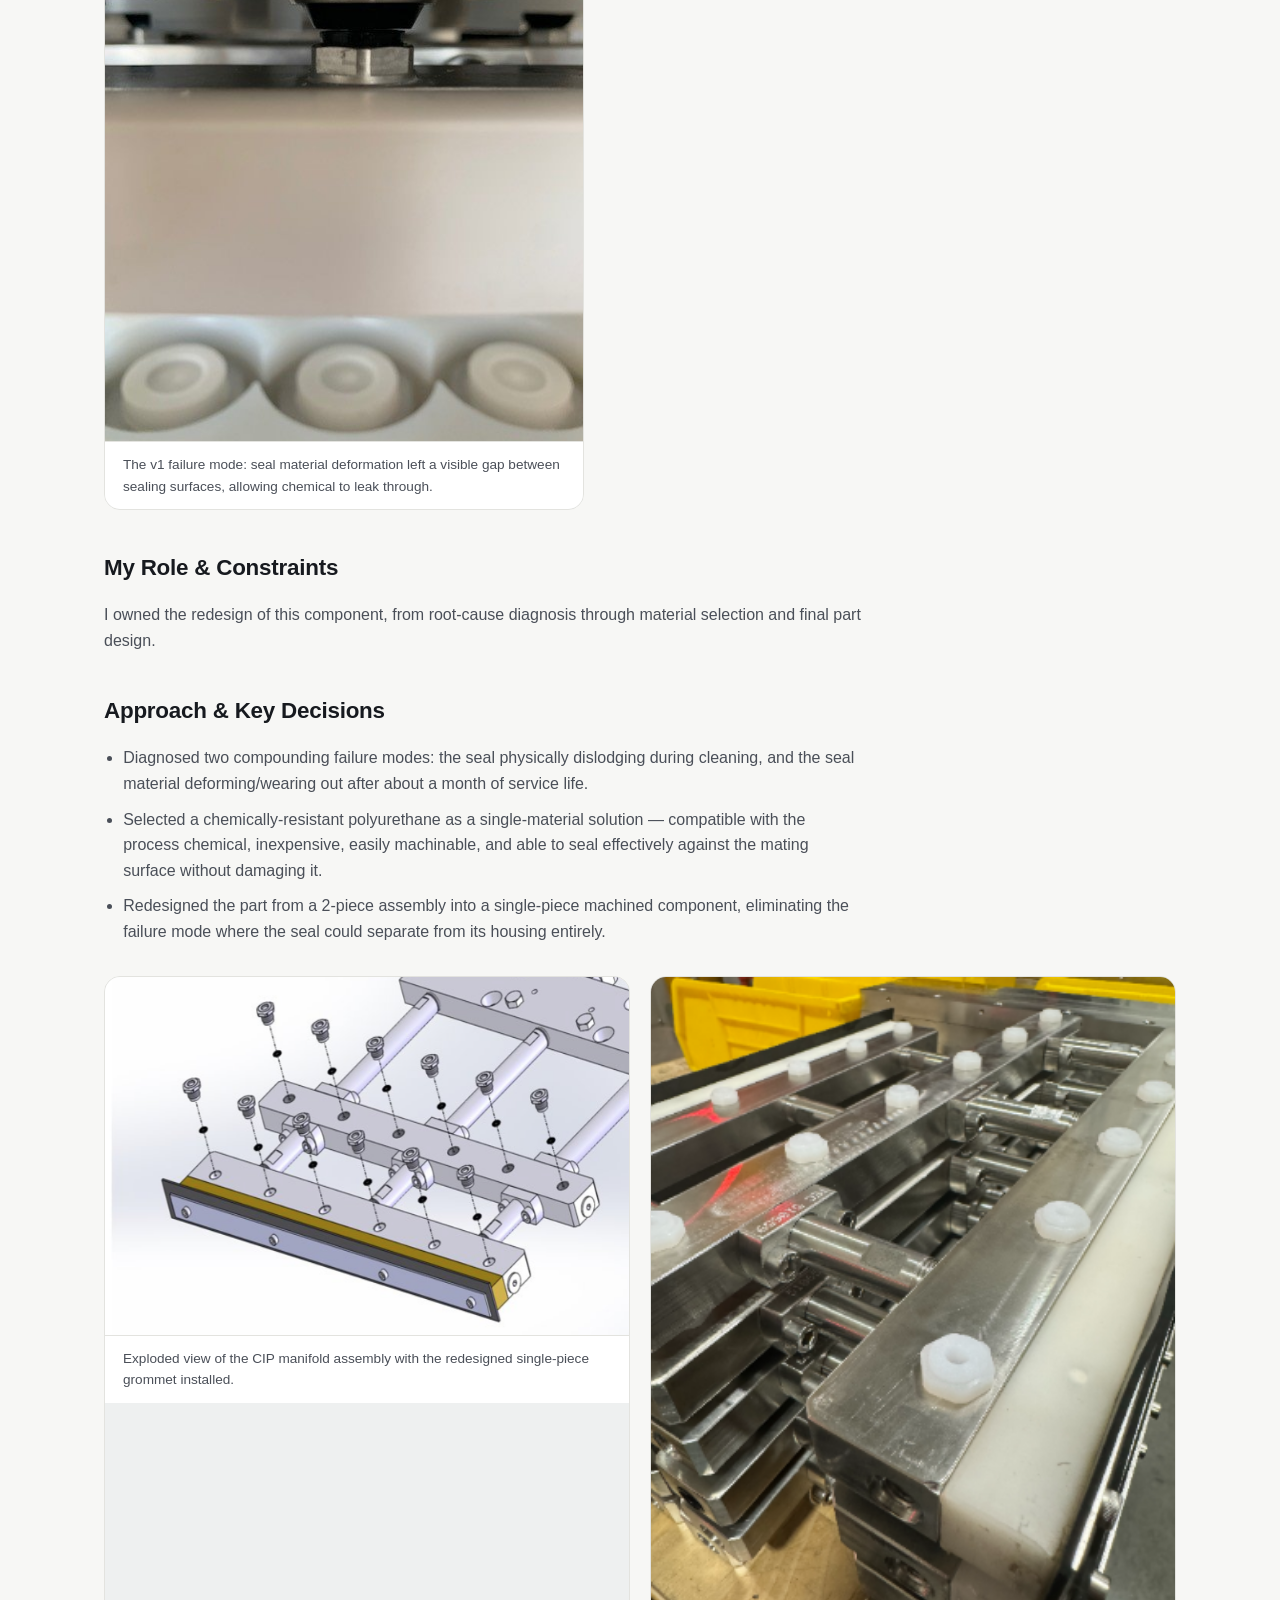
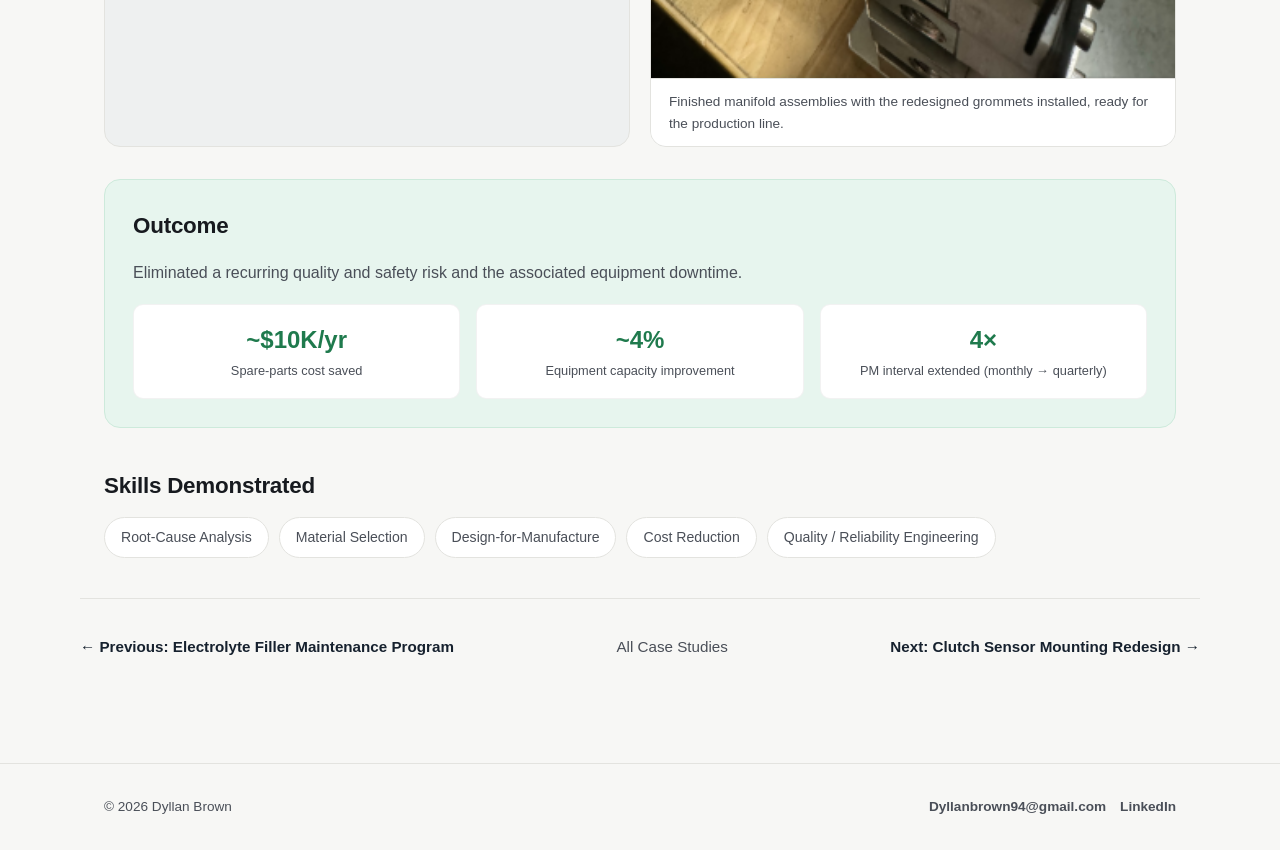
<file: case-studies/flushing-grommet.html>
<!DOCTYPE html>
<html lang="en">
<head>
  <meta charset="UTF-8">
  <meta name="viewport" content="width=device-width, initial-scale=1.0">
  <title>Flushing Grommet Redesign — Case Study</title>
  <link rel="stylesheet" href="../css/styles.css">
</head>
<body>

  <header class="site-header">
    <nav class="nav">
      <a class="nav-brand" href="../index.html">Dyllan Brown <span class="brand-accent">·</span> Design Engineer</a>
      <button class="nav-toggle" aria-label="Toggle navigation">&#9776;</button>
      <ul class="nav-links">
        <li><a href="../index.html">Home</a></li>
        <li><a href="../index.html#case-studies">Case Studies</a></li>
        <li><a href="../about.html">About</a></li>
        <li><a href="../about.html#resume">Resume</a></li>
      </ul>
    </nav>
  </header>

  <main>
    <section class="case-hero container">
      <span class="badge badge-proven">Proven Outcome</span>
      <p class="eyebrow">Case Study 03 &middot; Component Design</p>
      <h1>Flushing Grommet Redesign</h1>
      <p class="subtitle">Material selection &amp; design-for-manufacture iteration</p>
    </section>

    <section class="container case-body">
      <figure class="image-frame">
        <img src="../assets/images/flushing-grommet/final-single-piece-render.png" alt="Render of the final single-piece polyurethane grommet">
        <figcaption>The final single-piece polyurethane part &mdash; no separate seal to dislodge or deform.</figcaption>
      </figure>

      <h2>Problem</h2>
      <p>
        A sealing component used in an automated cleaning sequence was a two-piece assembly (a rigid insert plus a
        separate molded seal). The molded seal repeatedly popped free during cleaning cycles, causing chemical leaks
        that created a direct quality risk, while also driving high spare-parts consumption.
      </p>

      <figure class="image-frame" style="max-width:480px;">
        <img src="../assets/images/flushing-grommet/v1-failure-mode-gap.png" alt="Close-up photo showing a gap between sealing surfaces on the v1 design">
        <figcaption>The v1 failure mode: seal material deformation left a visible gap between sealing surfaces, allowing chemical to leak through.</figcaption>
      </figure>

      <h2>My Role &amp; Constraints</h2>
      <p>
        I owned the redesign of this component, from root-cause diagnosis through material selection and final part
        design.
      </p>

      <h2>Approach &amp; Key Decisions</h2>
      <ul>
        <li>Diagnosed two compounding failure modes: the seal physically dislodging during cleaning, and the seal material deforming/wearing out after about a month of service life.</li>
        <li>Selected a chemically-resistant polyurethane as a single-material solution — compatible with the process chemical, inexpensive, easily machinable, and able to seal effectively against the mating surface without damaging it.</li>
        <li>Redesigned the part from a 2-piece assembly into a single-piece machined component, eliminating the failure mode where the seal could separate from its housing entirely.</li>
      </ul>

      <div class="image-grid">
        <figure class="image-frame" style="margin:0;">
          <img src="../assets/images/flushing-grommet/exploded-assembly-view.png" alt="Exploded view of the CIP manifold assembly with the redesigned single-piece grommet">
          <figcaption>Exploded view of the CIP manifold assembly with the redesigned single-piece grommet installed.</figcaption>
        </figure>
        <figure class="image-frame" style="margin:0;">
          <img src="../assets/images/flushing-grommet/photo-produced-parts.png" alt="Photo of produced flushing grommet manifold assemblies">
          <figcaption>Finished manifold assemblies with the redesigned grommets installed, ready for the production line.</figcaption>
        </figure>
      </div>

      <div class="outcome-panel">
        <h2>Outcome</h2>
        <p>
          Eliminated a recurring quality and safety risk and the associated equipment downtime.
        </p>
        <div class="stat-grid">
          <div class="stat-card"><span class="big">~$10K/yr</span><span class="small">Spare-parts cost saved</span></div>
          <div class="stat-card"><span class="big">~4%</span><span class="small">Equipment capacity improvement</span></div>
          <div class="stat-card"><span class="big">4&times;</span><span class="small">PM interval extended (monthly &rarr; quarterly)</span></div>
        </div>
      </div>

      <h2>Skills Demonstrated</h2>
      <div class="pill-row">
        <span class="pill">Root-Cause Analysis</span>
        <span class="pill">Material Selection</span>
        <span class="pill">Design-for-Manufacture</span>
        <span class="pill">Cost Reduction</span>
        <span class="pill">Quality / Reliability Engineering</span>
      </div>
    </section>

    <nav class="case-nav container">
      <a href="electrolyte-filler-maintenance-program.html">&larr; Previous: Electrolyte Filler Maintenance Program</a>
      <a href="../index.html#case-studies" class="all-link">All Case Studies</a>
      <a href="d14-clutch-sensor-mounting.html">Next: Clutch Sensor Mounting Redesign &rarr;</a>
    </nav>
  </main>

  <footer class="site-footer">
    <div class="container">
      <span>&copy; <span id="year"></span> Dyllan Brown</span>
      <div class="contact-links">
        <a href="mailto:Dyllanbrown94@gmail.com">Dyllanbrown94@gmail.com</a>
        <a href="https://www.linkedin.com/in/dyllan-brown-eng/" target="_blank" rel="noopener">LinkedIn</a>
      </div>
    </div>
  </footer>

  <script src="../js/main.js"></script>
  <script>document.getElementById("year").textContent = new Date().getFullYear();</script>
</body>
</html>
</file>
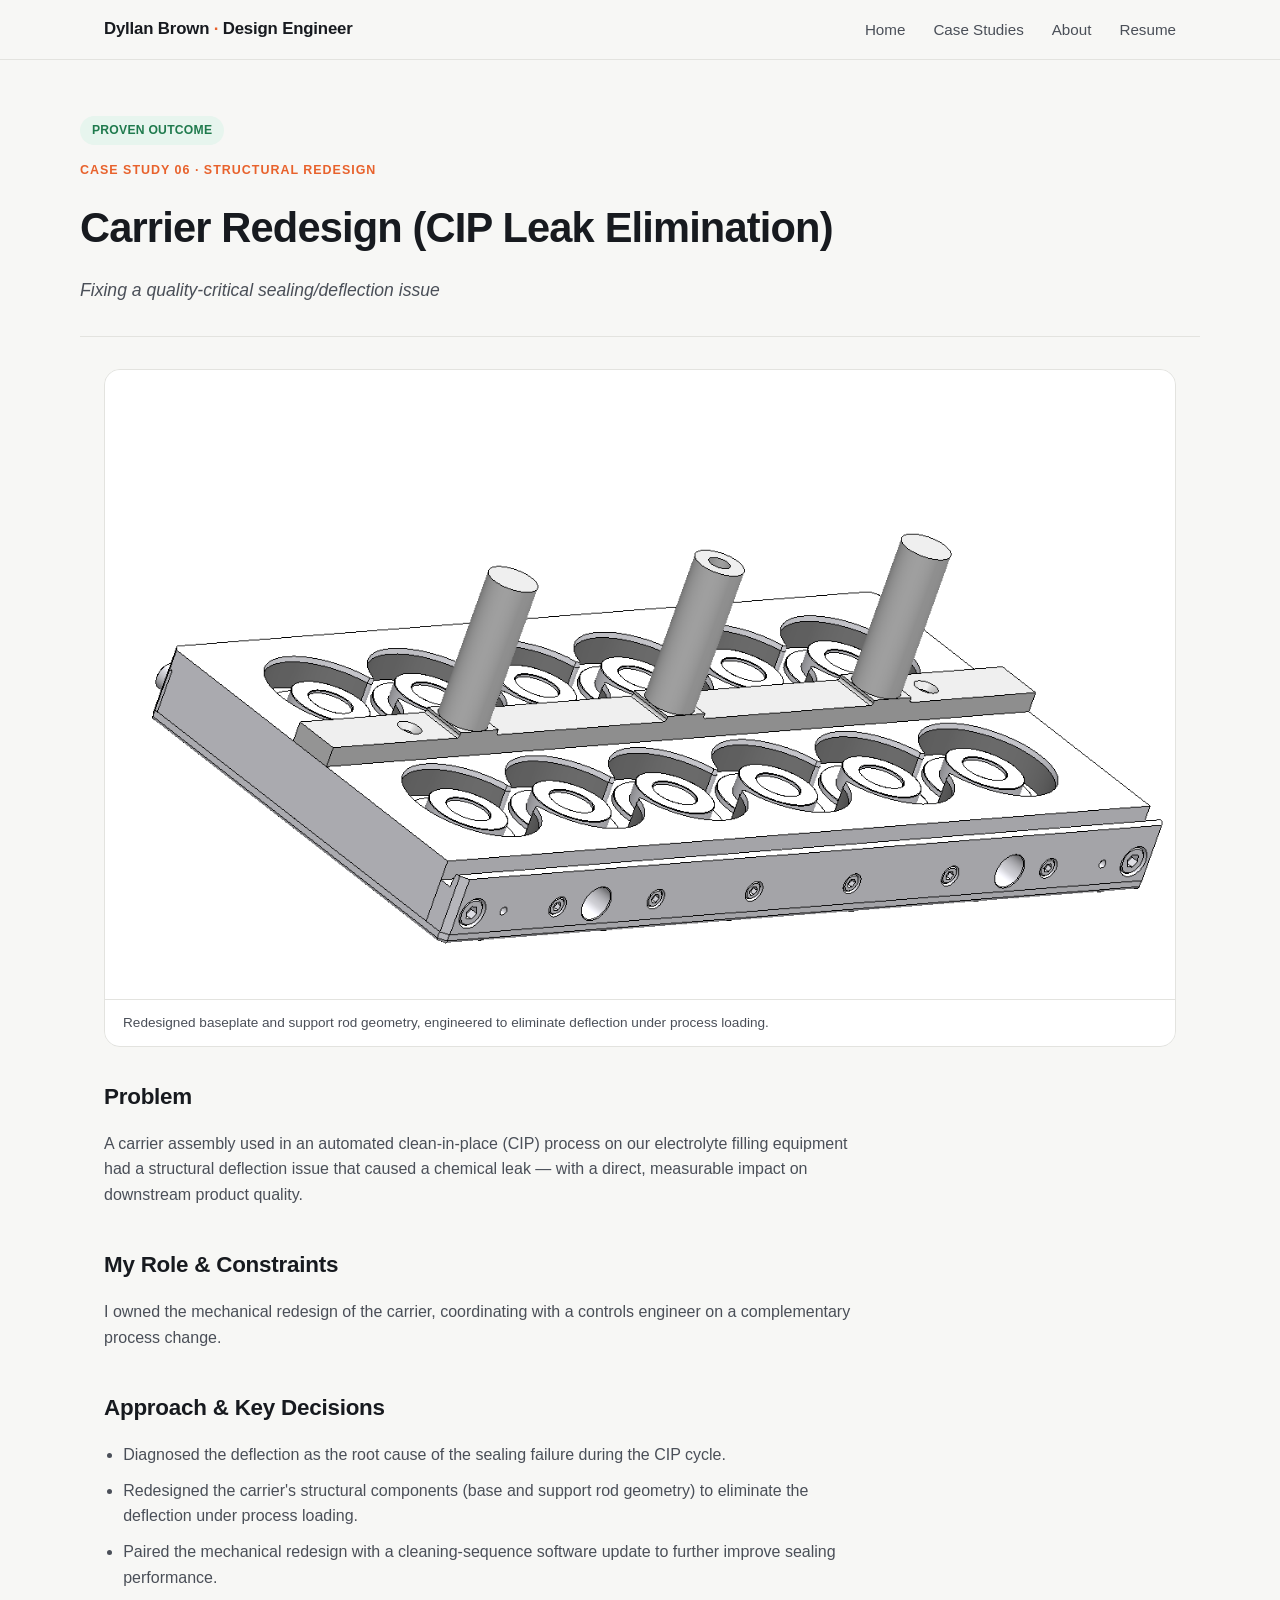
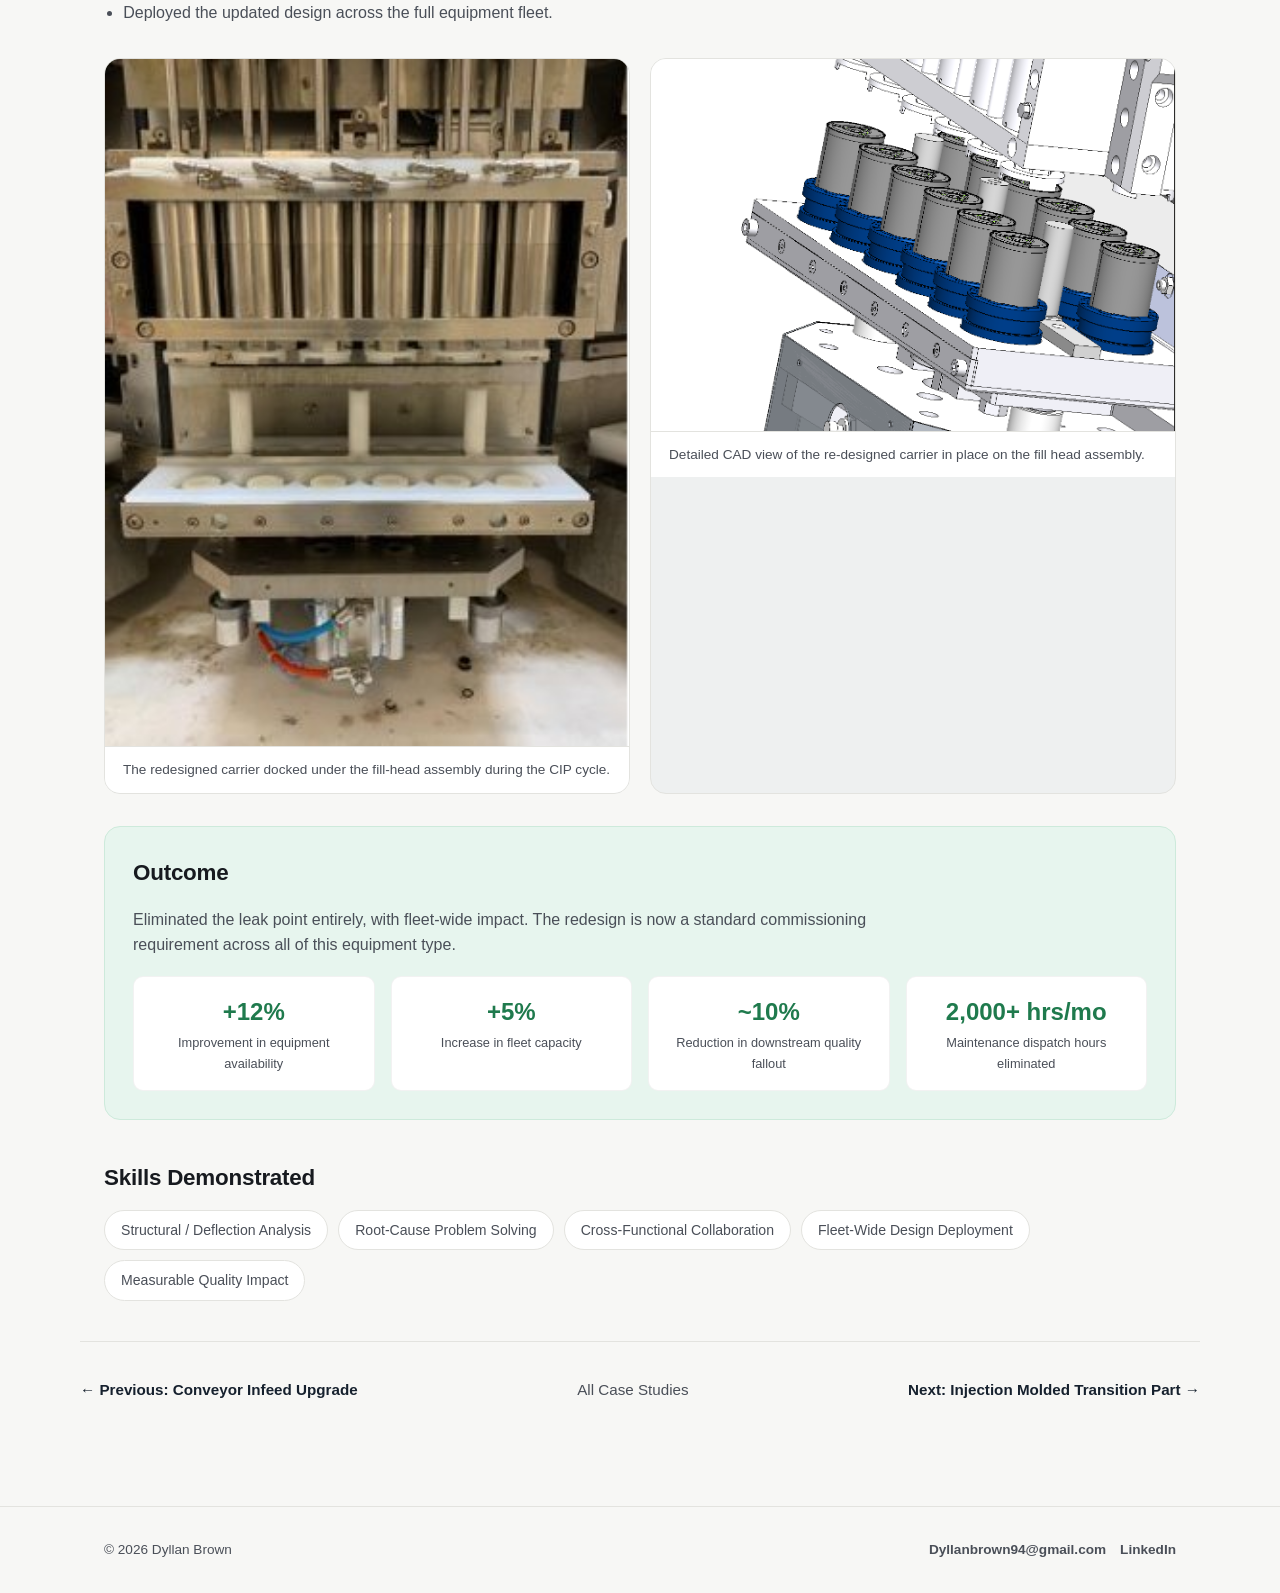
<file: case-studies/new-boat.html>
<!DOCTYPE html>
<html lang="en">
<head>
  <meta charset="UTF-8">
  <meta name="viewport" content="width=device-width, initial-scale=1.0">
  <title>Carrier Redesign (CIP Leak Elimination) — Case Study</title>
  <link rel="stylesheet" href="../css/styles.css">
</head>
<body>

  <header class="site-header">
    <nav class="nav">
      <a class="nav-brand" href="../index.html">Dyllan Brown <span class="brand-accent">·</span> Design Engineer</a>
      <button class="nav-toggle" aria-label="Toggle navigation">&#9776;</button>
      <ul class="nav-links">
        <li><a href="../index.html">Home</a></li>
        <li><a href="../index.html#case-studies">Case Studies</a></li>
        <li><a href="../about.html">About</a></li>
        <li><a href="../about.html#resume">Resume</a></li>
      </ul>
    </nav>
  </header>

  <main>
    <section class="case-hero container">
      <span class="badge badge-proven">Proven Outcome</span>
      <p class="eyebrow">Case Study 06 &middot; Structural Redesign</p>
      <h1>Carrier Redesign (CIP Leak Elimination)</h1>
      <p class="subtitle">Fixing a quality-critical sealing/deflection issue</p>
    </section>

    <section class="container case-body">
      <figure class="image-frame">
        <img src="../assets/images/carrier-redesign/baseplate-render.png" alt="Render of the redesigned carrier baseplate and support rods">
        <figcaption>Redesigned baseplate and support rod geometry, engineered to eliminate deflection under process loading.</figcaption>
      </figure>

      <h2>Problem</h2>
      <p>
        A carrier assembly used in an automated clean-in-place (CIP) process on our electrolyte filling equipment had
        a structural deflection issue that caused a chemical leak — with a direct, measurable impact on downstream
        product quality.
      </p>

      <h2>My Role &amp; Constraints</h2>
      <p>
        I owned the mechanical redesign of the carrier, coordinating with a controls engineer on a complementary
        process change.
      </p>

      <h2>Approach &amp; Key Decisions</h2>
      <ul>
        <li>Diagnosed the deflection as the root cause of the sealing failure during the CIP cycle.</li>
        <li>Redesigned the carrier's structural components (base and support rod geometry) to eliminate the deflection under process loading.</li>
        <li>Paired the mechanical redesign with a cleaning-sequence software update to further improve sealing performance.</li>
        <li>Deployed the updated design across the full equipment fleet.</li>
      </ul>

      <div class="image-grid">
        <figure class="image-frame" style="margin:0;">
          <img src="../assets/images/carrier-redesign/photo-in-service.png" alt="Photo of the redesigned carrier docked under the fill head assembly">
          <figcaption>The redesigned carrier docked under the fill-head assembly during the CIP cycle.</figcaption>
        </figure>
        <figure class="image-frame" style="margin:0;">
          <img src="../assets/images/carrier-redesign/sealing-interface-detail.png" alt="Detail CAD render of the redesigned carrier in place on the fill head assembly">
          <figcaption>Detailed CAD view of the re-designed carrier in place on the fill head assembly.</figcaption>
        </figure>
      </div>

      <div class="outcome-panel">
        <h2>Outcome</h2>
        <p>Eliminated the leak point entirely, with fleet-wide impact. The redesign is now a standard commissioning requirement across all of this equipment type.</p>
        <div class="stat-grid">
          <div class="stat-card"><span class="big">+12%</span><span class="small">Improvement in equipment availability</span></div>
          <div class="stat-card"><span class="big">+5%</span><span class="small">Increase in fleet capacity</span></div>
          <div class="stat-card"><span class="big">~10%</span><span class="small">Reduction in downstream quality fallout</span></div>
          <div class="stat-card"><span class="big">2,000+ hrs/mo</span><span class="small">Maintenance dispatch hours eliminated</span></div>
        </div>
      </div>

      <h2>Skills Demonstrated</h2>
      <div class="pill-row">
        <span class="pill">Structural / Deflection Analysis</span>
        <span class="pill">Root-Cause Problem Solving</span>
        <span class="pill">Cross-Functional Collaboration</span>
        <span class="pill">Fleet-Wide Design Deployment</span>
        <span class="pill">Measurable Quality Impact</span>
      </div>
    </section>

    <nav class="case-nav container">
      <a href="cell-wash-infeed-upgrade.html">&larr; Previous: Conveyor Infeed Upgrade</a>
      <a href="../index.html#case-studies" class="all-link">All Case Studies</a>
      <a href="pre-post-weigh-transition-pieces.html">Next: Injection Molded Transition Part &rarr;</a>
    </nav>
  </main>

  <footer class="site-footer">
    <div class="container">
      <span>&copy; <span id="year"></span> Dyllan Brown</span>
      <div class="contact-links">
        <a href="mailto:Dyllanbrown94@gmail.com">Dyllanbrown94@gmail.com</a>
        <a href="https://www.linkedin.com/in/dyllan-brown-eng/" target="_blank" rel="noopener">LinkedIn</a>
      </div>
    </div>
  </footer>

  <script src="../js/main.js"></script>
  <script>document.getElementById("year").textContent = new Date().getFullYear();</script>
</body>
</html>
</file>
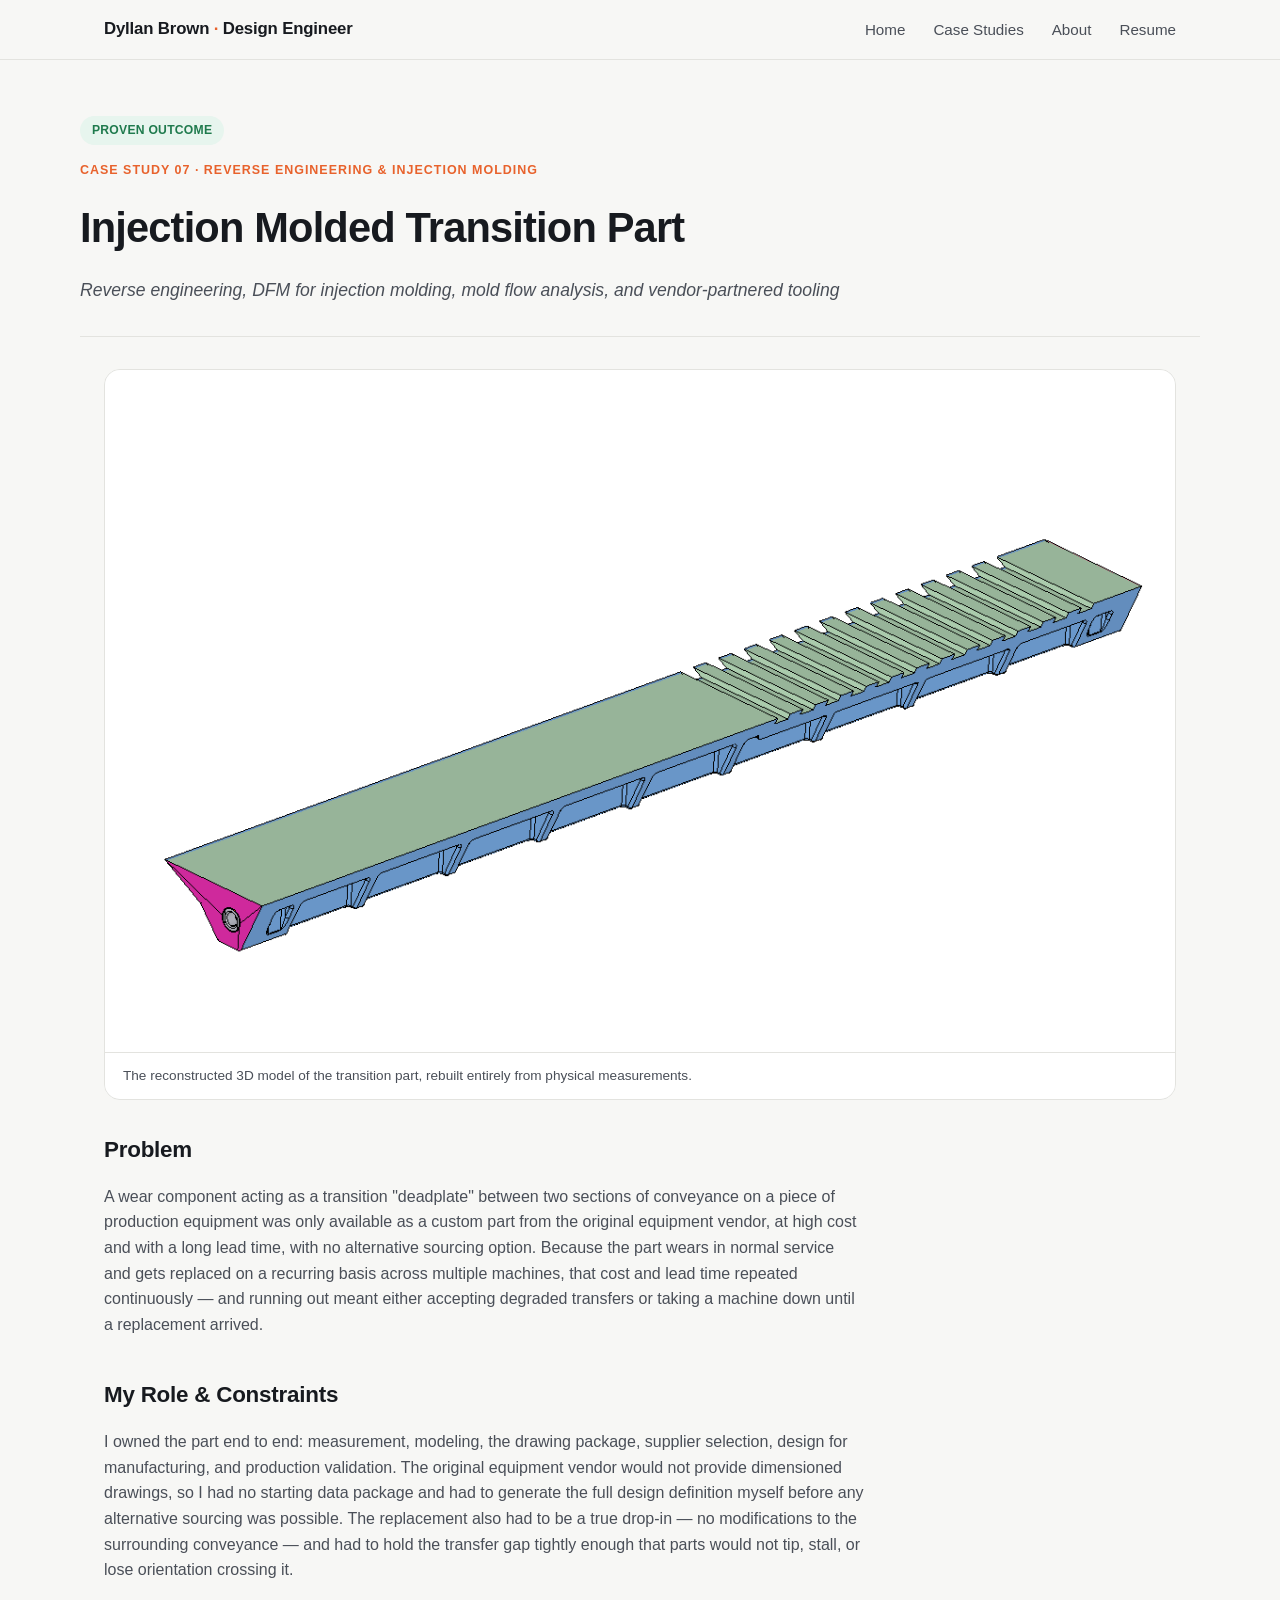
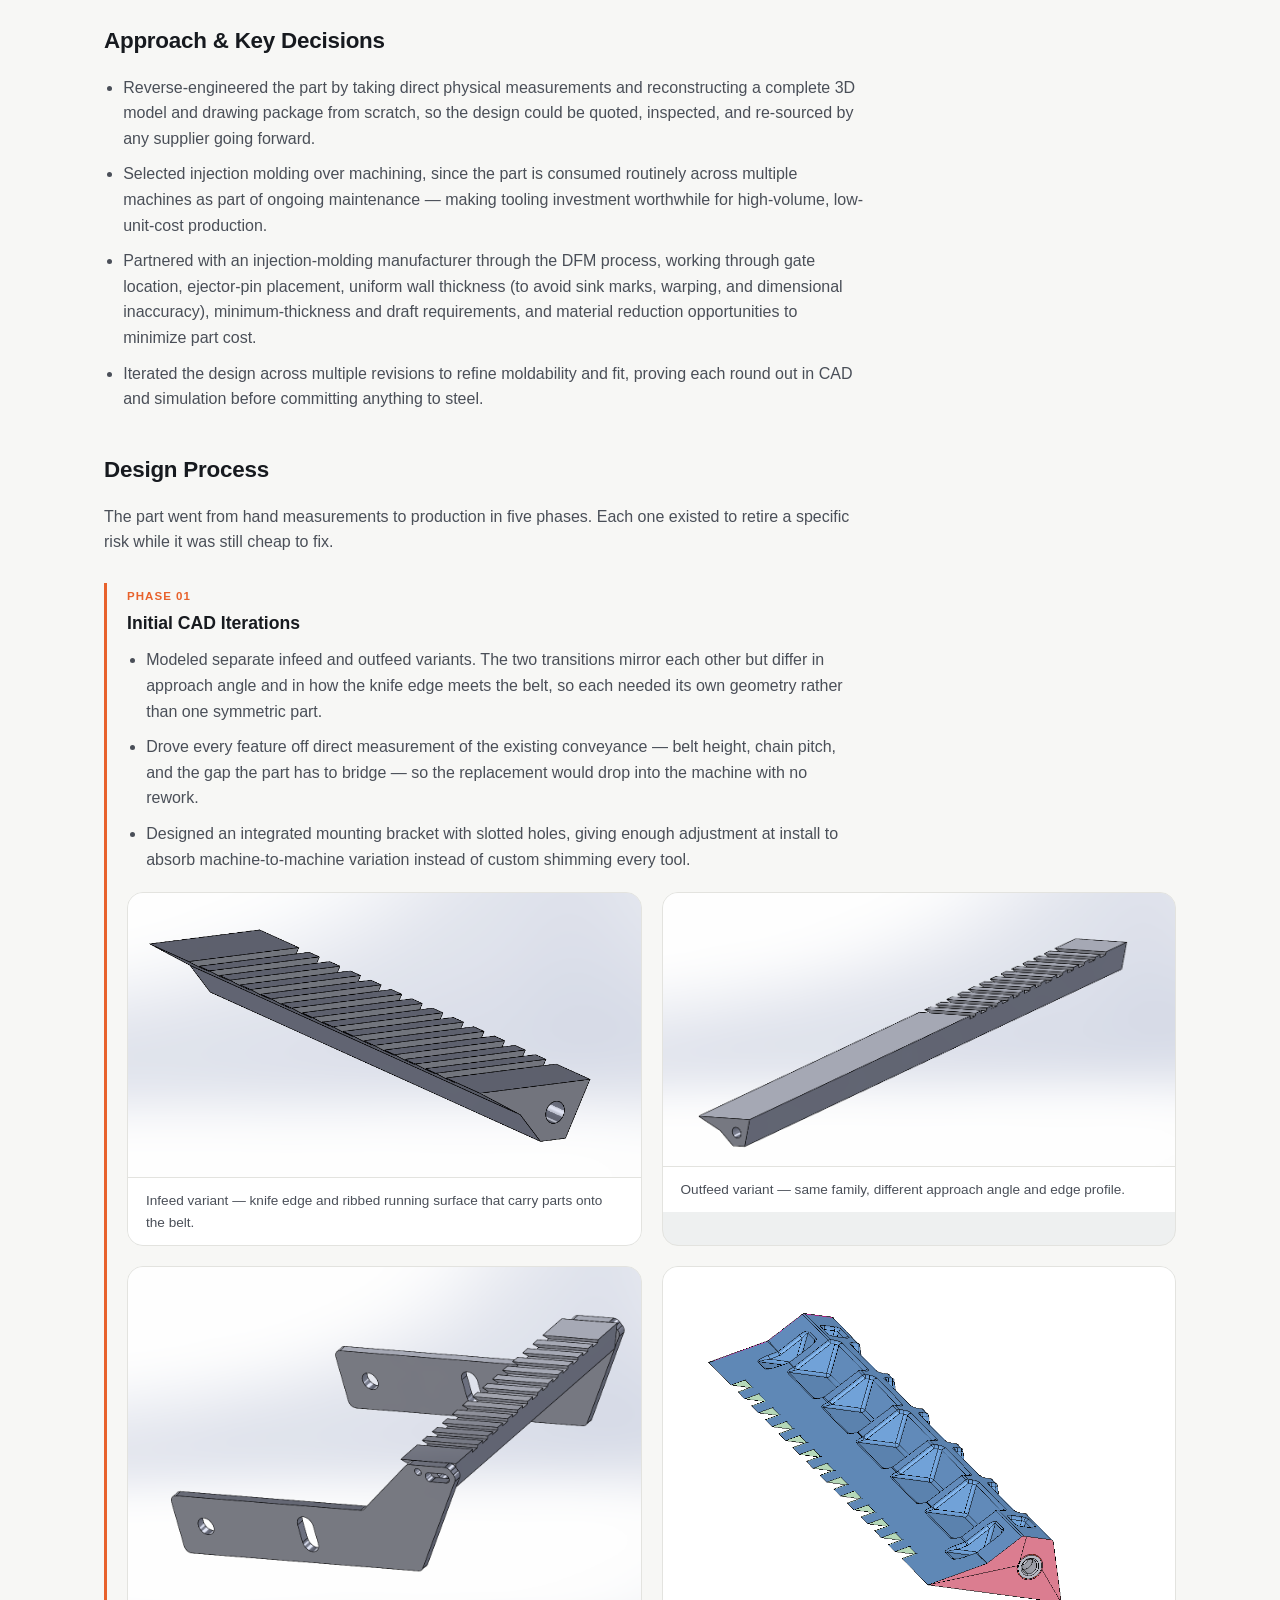
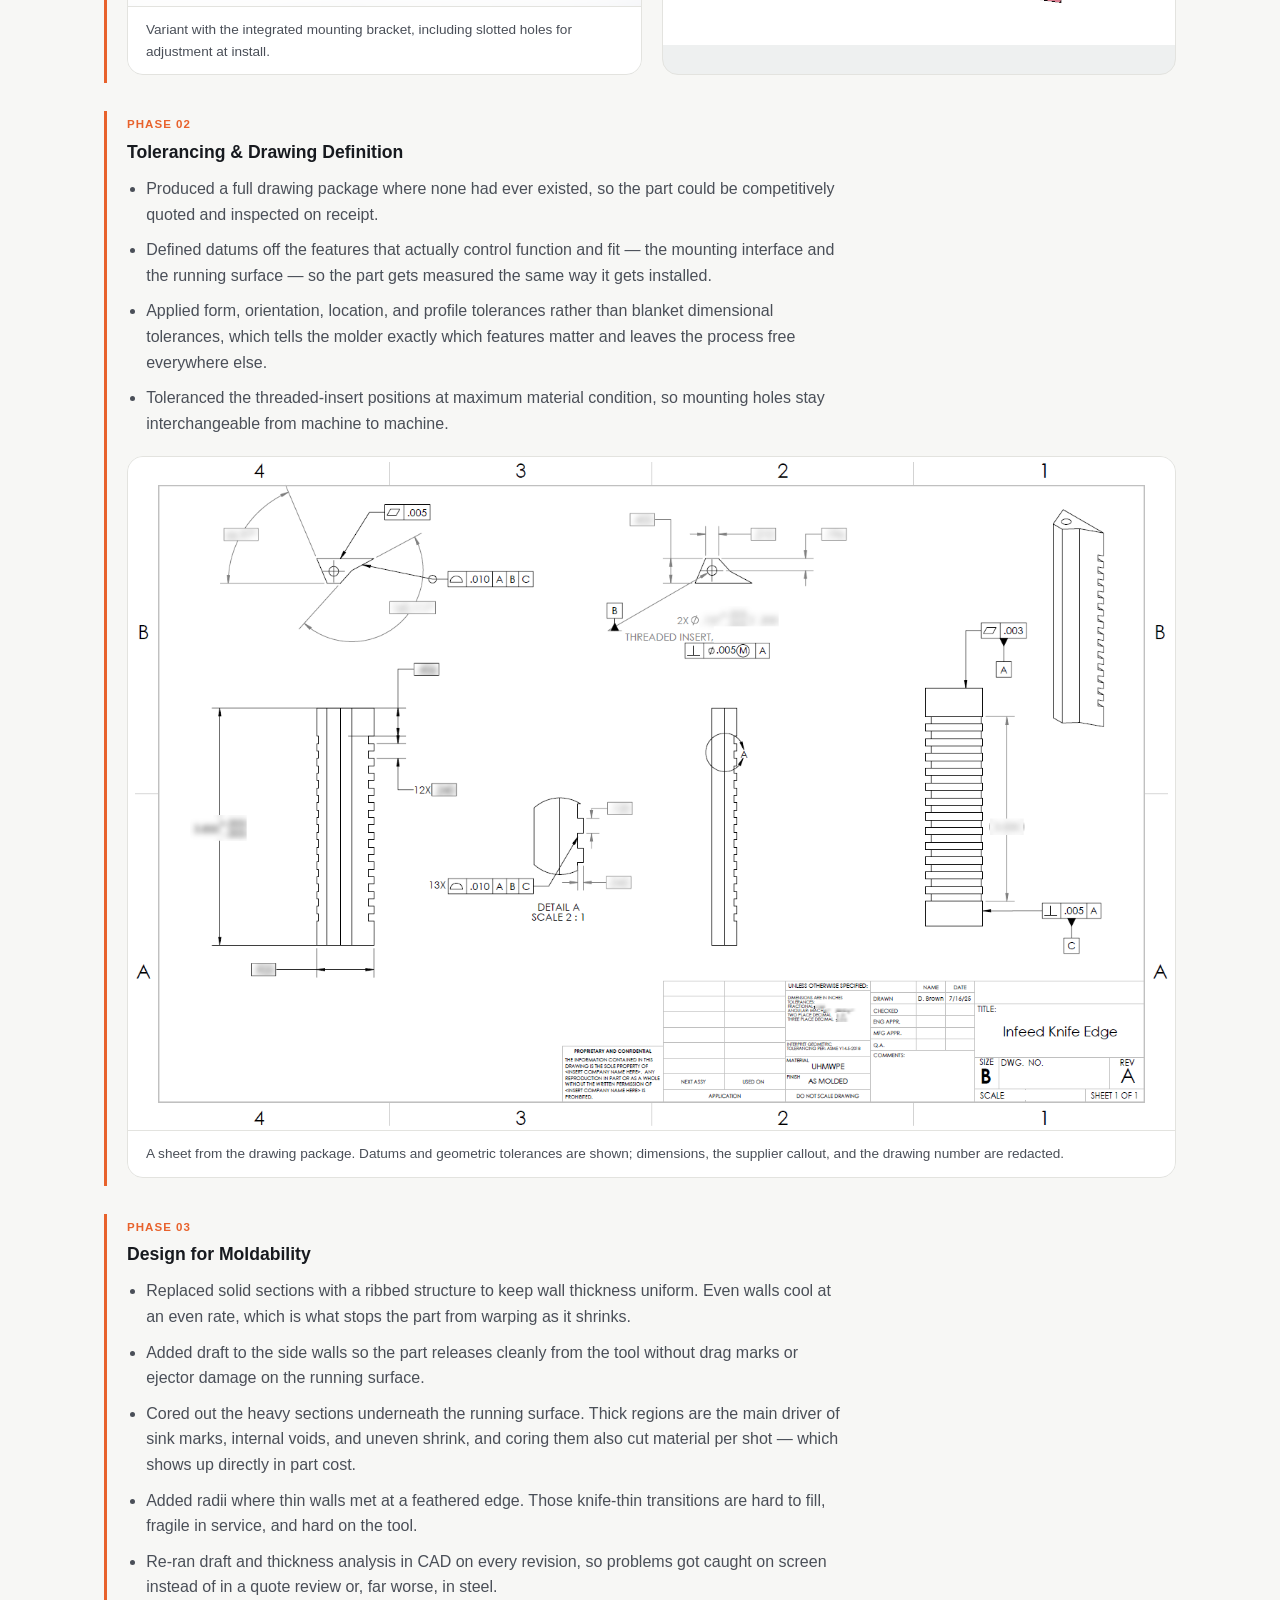
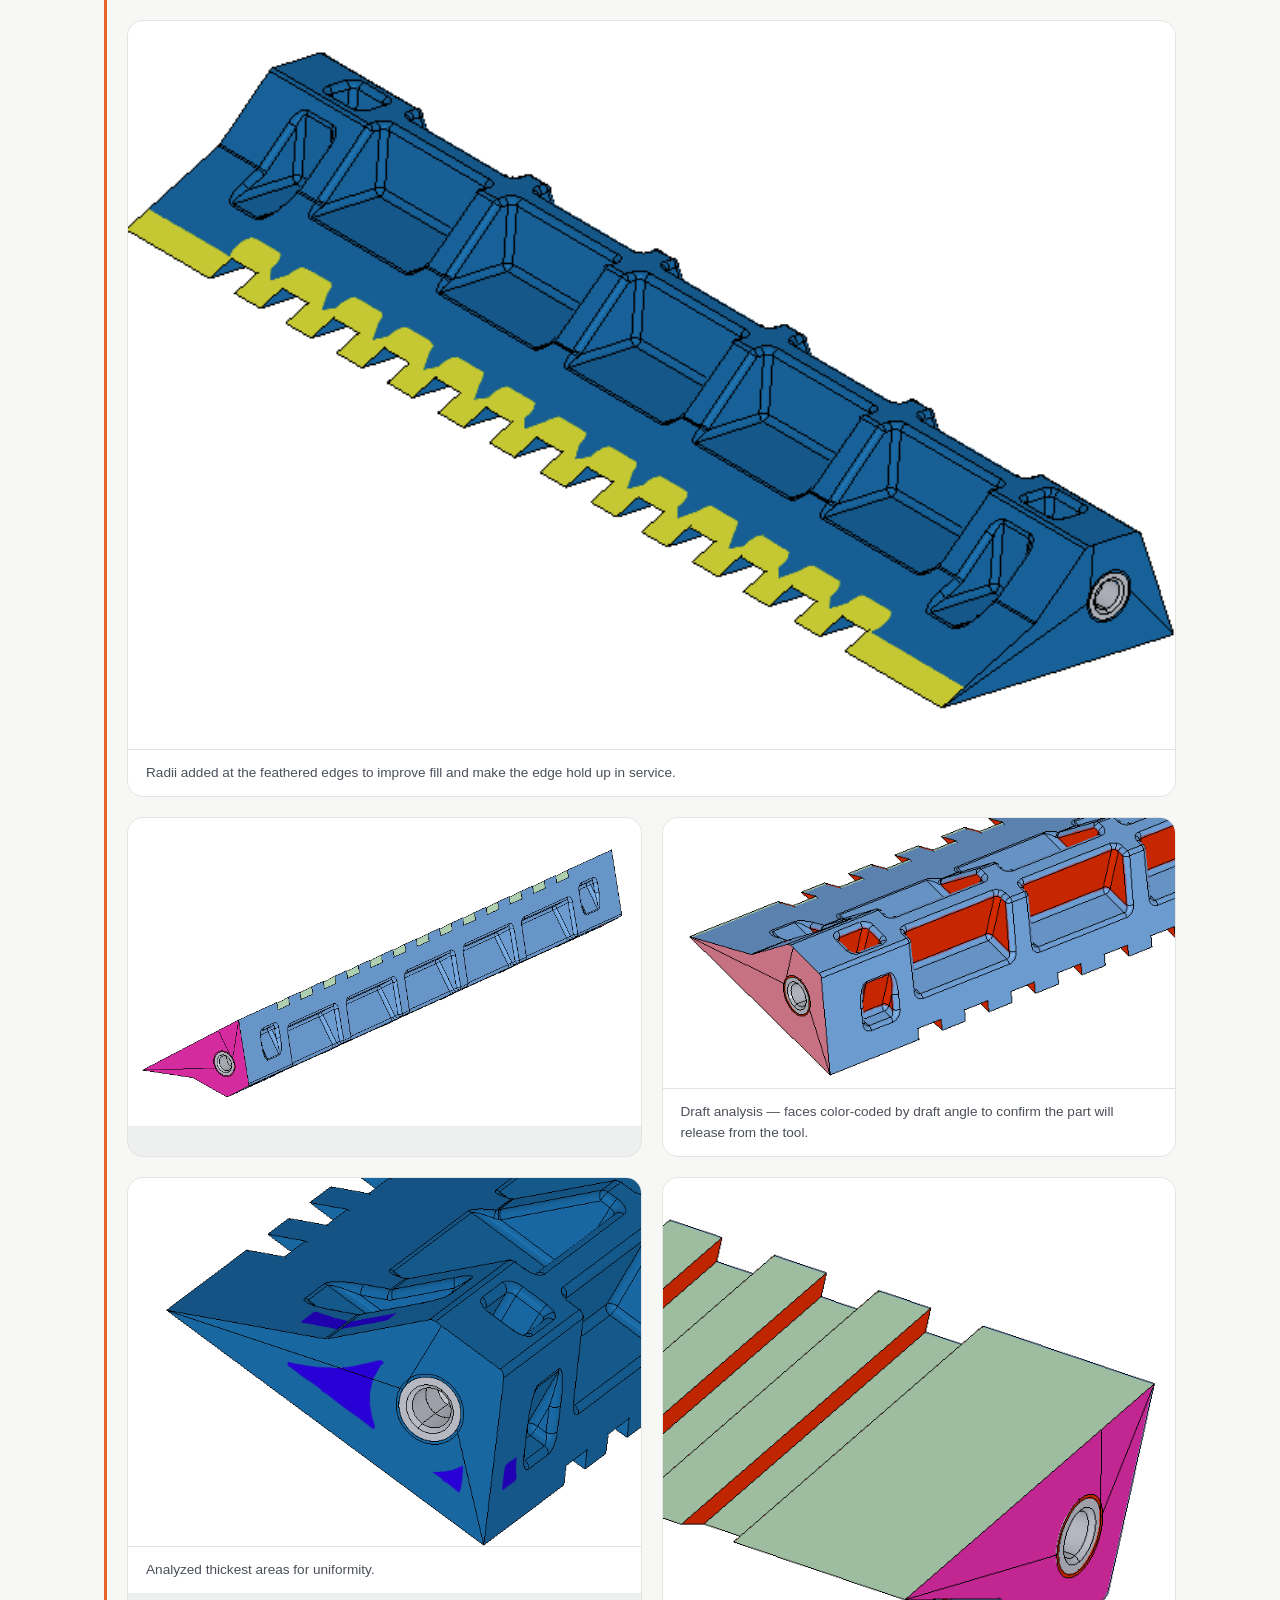
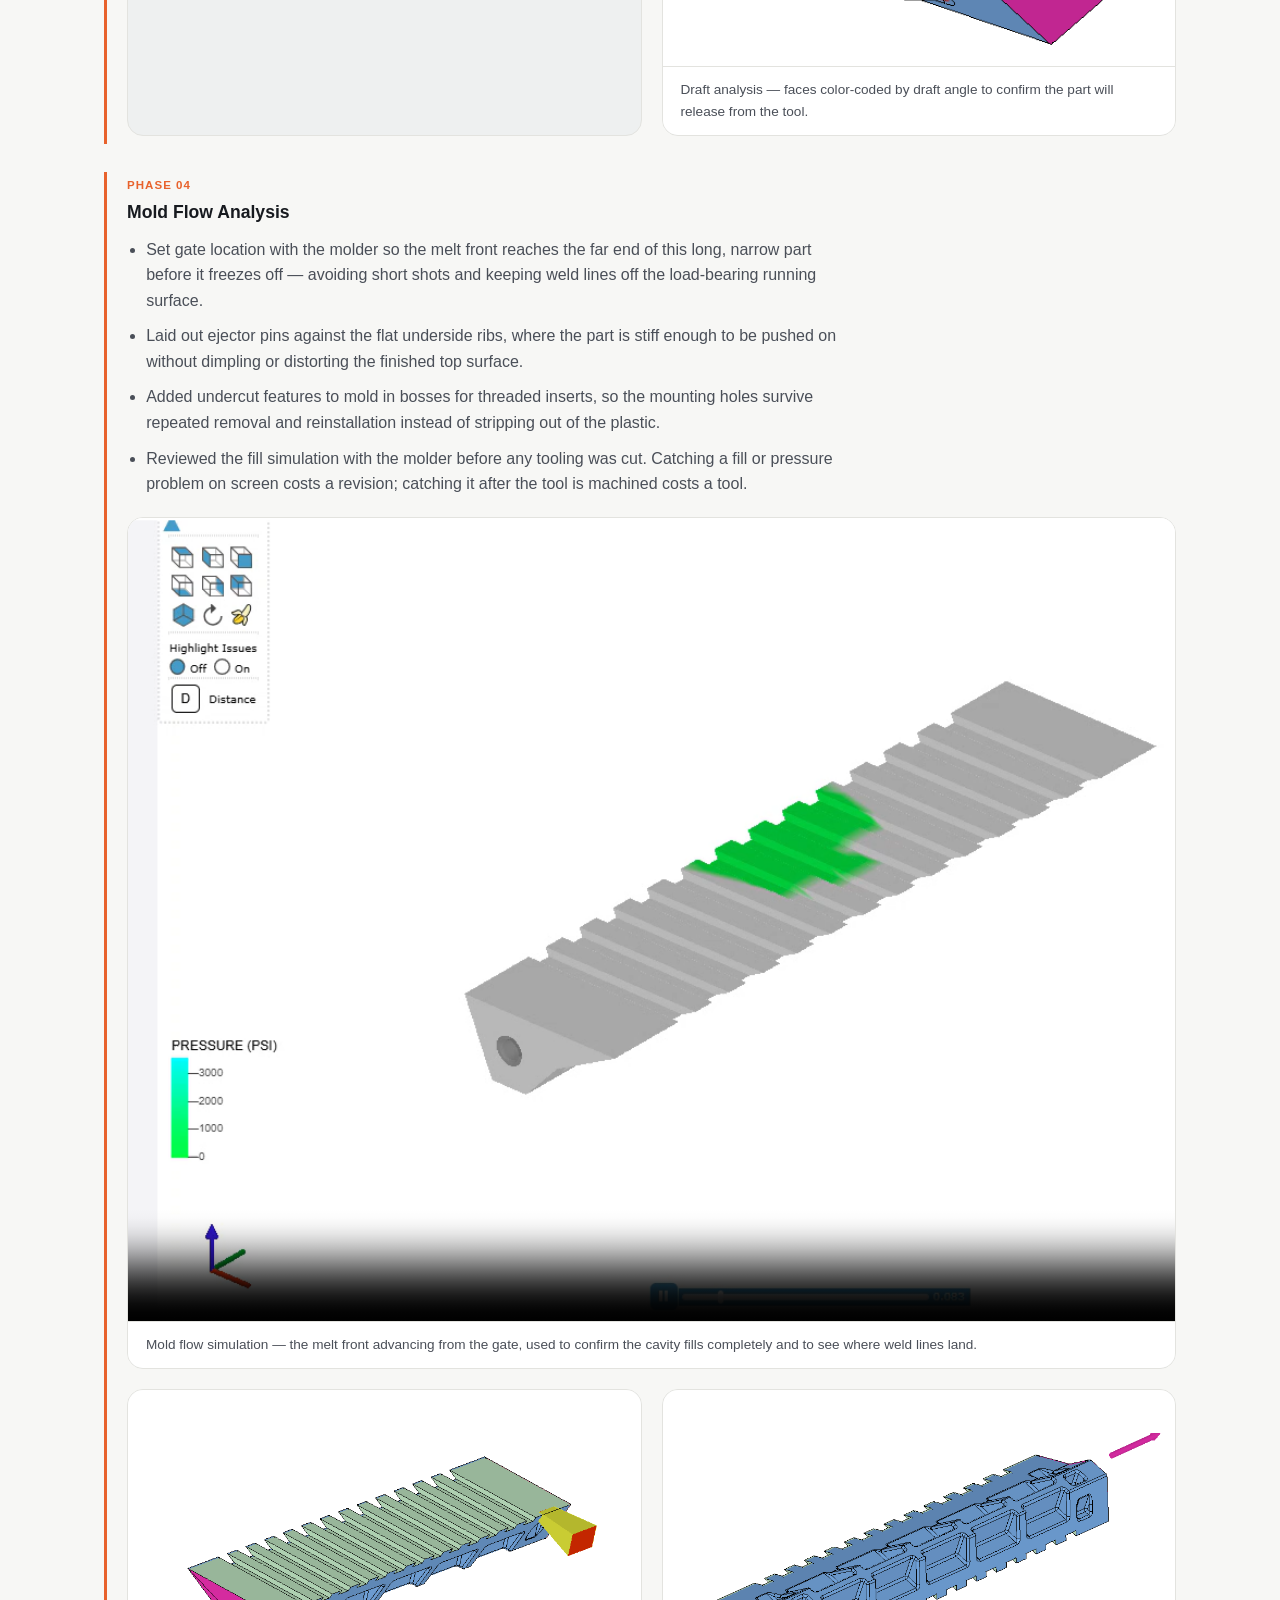
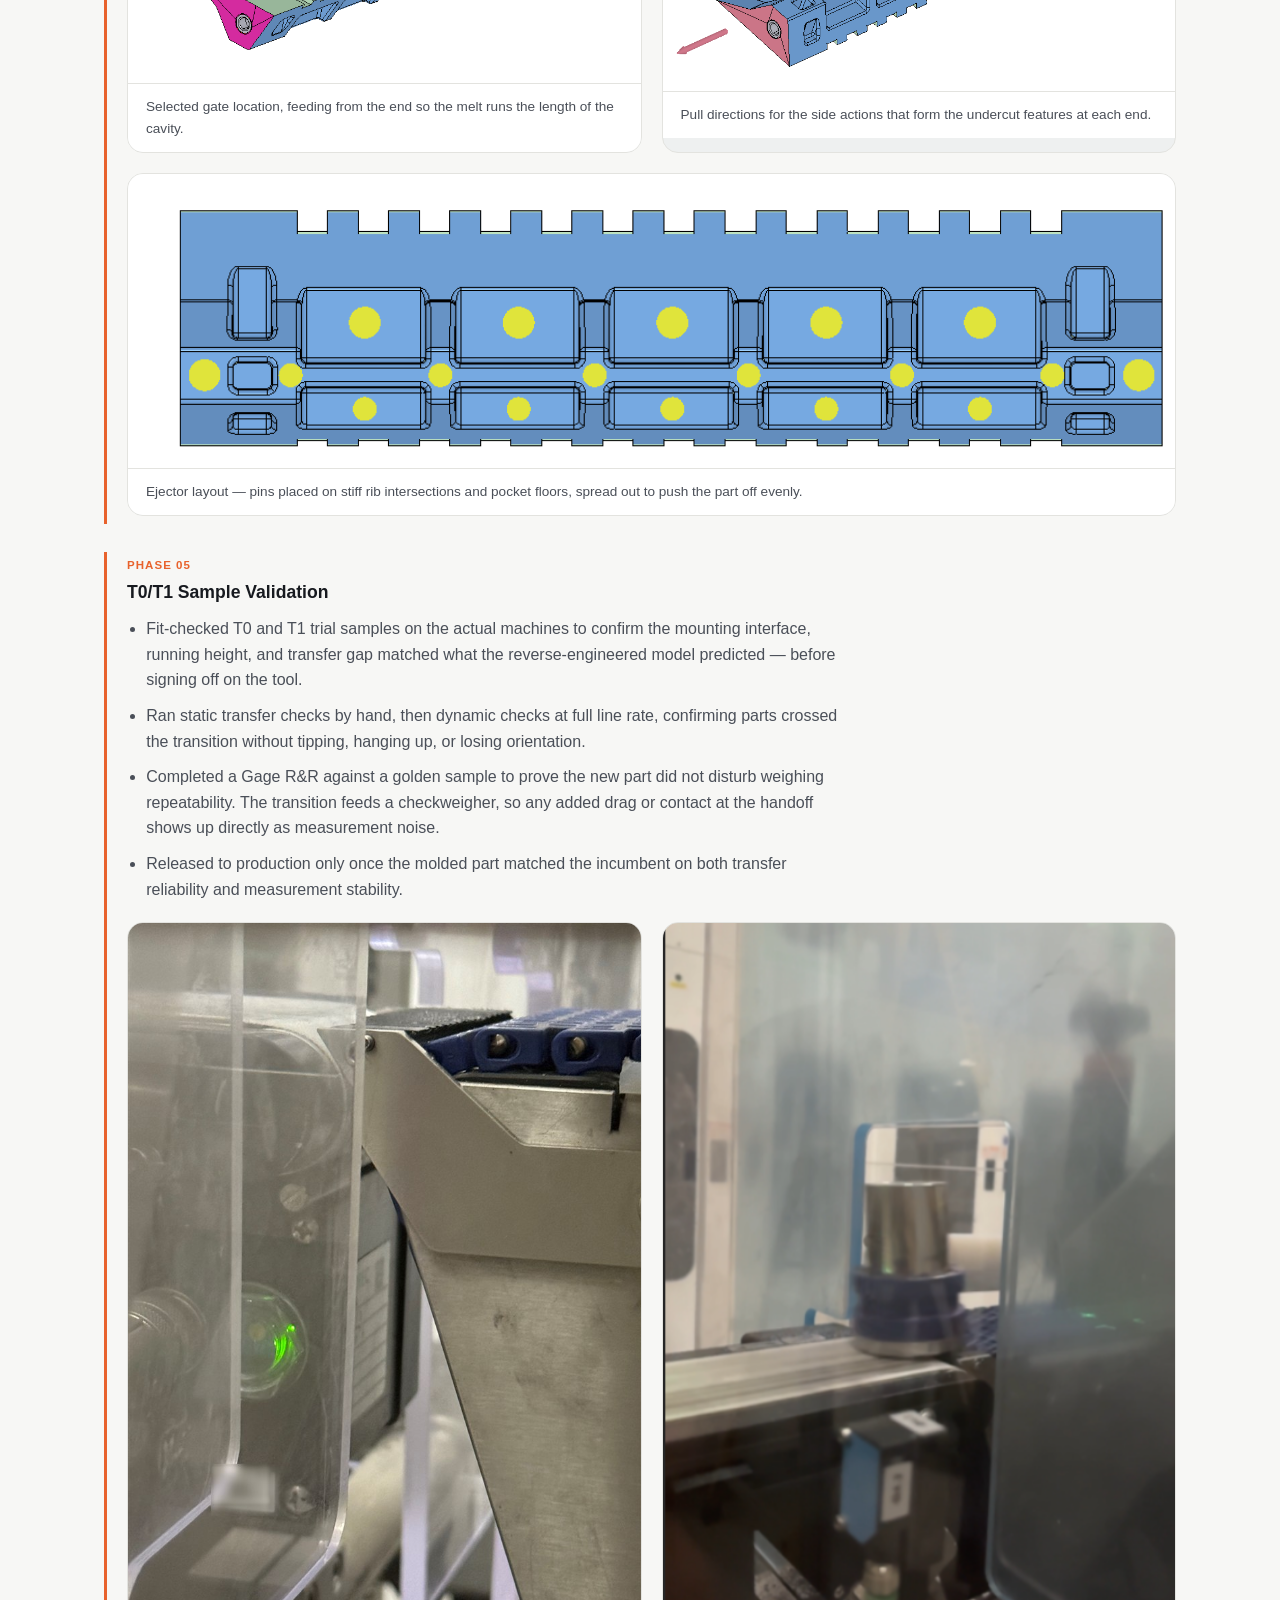
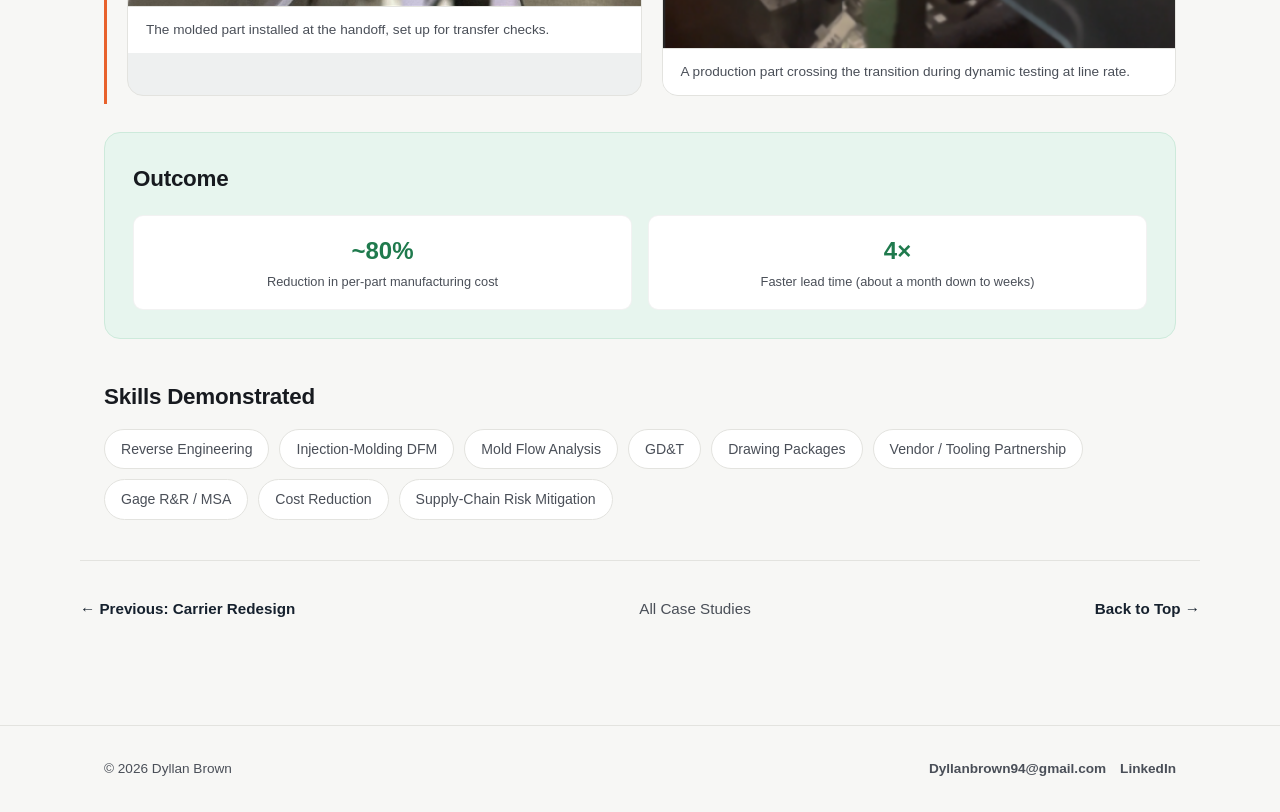
<file: case-studies/pre-post-weigh-transition-pieces.html>
<!DOCTYPE html>
<html lang="en">
<head>
  <meta charset="UTF-8">
  <meta name="viewport" content="width=device-width, initial-scale=1.0">
  <title>Injection Molded Transition Part — Case Study</title>
  <link rel="stylesheet" href="../css/styles.css">
</head>
<body>

  <header class="site-header">
    <nav class="nav">
      <a class="nav-brand" href="../index.html">Dyllan Brown <span class="brand-accent">·</span> Design Engineer</a>
      <button class="nav-toggle" aria-label="Toggle navigation">&#9776;</button>
      <ul class="nav-links">
        <li><a href="../index.html">Home</a></li>
        <li><a href="../index.html#case-studies">Case Studies</a></li>
        <li><a href="../about.html">About</a></li>
        <li><a href="../about.html#resume">Resume</a></li>
      </ul>
    </nav>
  </header>

  <main>
    <section class="case-hero container">
      <span class="badge badge-proven">Proven Outcome</span>
      <p class="eyebrow">Case Study 07 &middot; Reverse Engineering &amp; Injection Molding</p>
      <h1>Injection Molded Transition Part</h1>
      <p class="subtitle">Reverse engineering, DFM for injection molding, mold flow analysis, and vendor-partnered tooling</p>
    </section>

    <section class="container case-body">
      <figure class="image-frame">
        <img src="../assets/images/pre-post-weigh/full-part-render-clean.png" alt="Full-length render of the reverse-engineered conveyance transition part">
        <figcaption>The reconstructed 3D model of the transition part, rebuilt entirely from physical measurements.</figcaption>
      </figure>

      <h2>Problem</h2>
      <p>
        A wear component acting as a transition "deadplate" between two sections of conveyance on a piece of
        production equipment was only available as a custom part from the original equipment vendor, at high cost
        and with a long lead time, with no alternative sourcing option. Because the part wears in normal service and
        gets replaced on a recurring basis across multiple machines, that cost and lead time repeated continuously —
        and running out meant either accepting degraded transfers or taking a machine down until a replacement arrived.
      </p>

      <h2>My Role &amp; Constraints</h2>
      <p>
        I owned the part end to end: measurement, modeling, the drawing package, supplier selection, design for
        manufacturing, and production validation. The original equipment vendor would not provide dimensioned
        drawings, so I had no starting data package and had to generate the full design definition myself before any
        alternative sourcing was possible. The replacement also had to be a true drop-in — no modifications to the
        surrounding conveyance — and had to hold the transfer gap tightly enough that parts would not tip, stall, or
        lose orientation crossing it.
      </p>

      <h2>Approach &amp; Key Decisions</h2>
      <ul>
        <li>Reverse-engineered the part by taking direct physical measurements and reconstructing a complete 3D model and drawing package from scratch, so the design could be quoted, inspected, and re-sourced by any supplier going forward.</li>
        <li>Selected injection molding over machining, since the part is consumed routinely across multiple machines as part of ongoing maintenance — making tooling investment worthwhile for high-volume, low-unit-cost production.</li>
        <li>Partnered with an injection-molding manufacturer through the DFM process, working through gate location, ejector-pin placement, uniform wall thickness (to avoid sink marks, warping, and dimensional inaccuracy), minimum-thickness and draft requirements, and material reduction opportunities to minimize part cost.</li>
        <li>Iterated the design across multiple revisions to refine moldability and fit, proving each round out in CAD and simulation before committing anything to steel.</li>
      </ul>

      <h2>Design Process</h2>
      <p>
        The part went from hand measurements to production in five phases. Each one existed to retire a specific risk
        while it was still cheap to fix.
      </p>

      <div class="sub-project">
        <span class="phase-label">Phase 01</span>
        <h3>Initial CAD Iterations</h3>
        <ul>
          <li>Modeled separate infeed and outfeed variants. The two transitions mirror each other but differ in approach angle and in how the knife edge meets the belt, so each needed its own geometry rather than one symmetric part.</li>
          <li>Drove every feature off direct measurement of the existing conveyance — belt height, chain pitch, and the gap the part has to bridge — so the replacement would drop into the machine with no rework.</li>
          <li>Designed an integrated mounting bracket with slotted holes, giving enough adjustment at install to absorb machine-to-machine variation instead of custom shimming every tool.</li>
        </ul>

        <div class="image-grid">
          <figure class="image-frame" style="margin:0;">
            <img src="../assets/images/pre-post-weigh/cad-infeed-variant.png" alt="CAD render of the infeed variant of the transition part">
            <figcaption>Infeed variant — knife edge and ribbed running surface that carry parts onto the belt.</figcaption>
          </figure>
          <figure class="image-frame" style="margin:0;">
            <img src="../assets/images/pre-post-weigh/cad-outfeed-variant.png" alt="CAD render of the outfeed variant of the transition part">
            <figcaption>Outfeed variant — same family, different approach angle and edge profile.</figcaption>
          </figure>
        </div>

        <div class="image-grid">
          <figure class="image-frame" style="margin:0;">
            <img src="../assets/images/pre-post-weigh/cad-bracket-variant.png" alt="CAD render of the transition part with its integrated mounting bracket">
            <figcaption>Variant with the integrated mounting bracket, including slotted holes for adjustment at install.</figcaption>
          </figure>
          <figure class="image-frame" style="margin:0;">
            <img src="../assets/images/pre-post-weigh/detail-view.png" alt="Detail render of the transition part's knife-edge geometry">
          </figure>
        </div>
      </div>

      <div class="sub-project">
        <span class="phase-label">Phase 02</span>
        <h3>Tolerancing &amp; Drawing Definition</h3>
        <ul>
          <li>Produced a full drawing package where none had ever existed, so the part could be competitively quoted and inspected on receipt.</li>
          <li>Defined datums off the features that actually control function and fit — the mounting interface and the running surface — so the part gets measured the same way it gets installed.</li>
          <li>Applied form, orientation, location, and profile tolerances rather than blanket dimensional tolerances, which tells the molder exactly which features matter and leaves the process free everywhere else.</li>
          <li>Toleranced the threaded-insert positions at maximum material condition, so mounting holes stay interchangeable from machine to machine.</li>
        </ul>

        <figure class="image-frame">
          <img src="../assets/images/pre-post-weigh/gdt-drawing.png" alt="Drawing sheet showing datums and geometric tolerances, with dimensions redacted">
          <figcaption>A sheet from the drawing package. Datums and geometric tolerances are shown; dimensions, the supplier callout, and the drawing number are redacted.</figcaption>
        </figure>
      </div>

      <div class="sub-project">
        <span class="phase-label">Phase 03</span>
        <h3>Design for Moldability</h3>
        <ul>
          <li>Replaced solid sections with a ribbed structure to keep wall thickness uniform. Even walls cool at an even rate, which is what stops the part from warping as it shrinks.</li>
          <li>Added draft to the side walls so the part releases cleanly from the tool without drag marks or ejector damage on the running surface.</li>
          <li>Cored out the heavy sections underneath the running surface. Thick regions are the main driver of sink marks, internal voids, and uneven shrink, and coring them also cut material per shot — which shows up directly in part cost.</li>
          <li>Added radii where thin walls met at a feathered edge. Those knife-thin transitions are hard to fill, fragile in service, and hard on the tool.</li>
          <li>Re-ran draft and thickness analysis in CAD on every revision, so problems got caught on screen instead of in a quote review or, far worse, in steel.</li>
        </ul>

        <figure class="image-frame">
          <img src="../assets/images/pre-post-weigh/dfm-edge-radii.png" alt="CAD render highlighting the radiused feathered edges along the running surface">
          <figcaption>Radii added at the feathered edges to improve fill and make the edge hold up in service.</figcaption>
        </figure>

        <div class="image-grid">
          <figure class="image-frame" style="margin:0;">
            <img src="../assets/images/pre-post-weigh/dfm-draft-analysis-underside.png" alt="Draft analysis render of the part underside">
          </figure>
          <figure class="image-frame" style="margin:0;">
            <img src="../assets/images/pre-post-weigh/dfm-draft-analysis-section.png" alt="Draft analysis render showing color-coded faces through the cored pockets">
            <figcaption>Draft analysis — faces color-coded by draft angle to confirm the part will release from the tool.</figcaption>
          </figure>
        </div>

        <div class="image-grid">
          <figure class="image-frame" style="margin:0;">
            <img src="../assets/images/pre-post-weigh/dfm-thickness-analysis.png" alt="Thickness analysis render highlighting the thickest regions of the part">
            <figcaption>Analyzed thickest areas for uniformity.</figcaption>
          </figure>
          <figure class="image-frame" style="margin:0;">
            <img src="../assets/images/pre-post-weigh/dfm-draft-analysis-edge.png" alt="Close-up draft analysis at the knife edge">
            <figcaption>Draft analysis — faces color-coded by draft angle to confirm the part will release from the tool.</figcaption>
          </figure>
        </div>
      </div>

      <div class="sub-project">
        <span class="phase-label">Phase 04</span>
        <h3>Mold Flow Analysis</h3>
        <ul>
          <li>Set gate location with the molder so the melt front reaches the far end of this long, narrow part before it freezes off — avoiding short shots and keeping weld lines off the load-bearing running surface.</li>
          <li>Laid out ejector pins against the flat underside ribs, where the part is stiff enough to be pushed on without dimpling or distorting the finished top surface.</li>
          <li>Added undercut features to mold in bosses for threaded inserts, so the mounting holes survive repeated removal and reinstallation instead of stripping out of the plastic.</li>
          <li>Reviewed the fill simulation with the molder before any tooling was cut. Catching a fill or pressure problem on screen costs a revision; catching it after the tool is machined costs a tool.</li>
        </ul>

        <figure class="video-frame">
          <div class="video-crop">
            <video controls muted loop playsinline preload="metadata"
                   poster="../assets/images/pre-post-weigh/moldflow-pressure-poster.png">
              <source src="../assets/video/mold-flow-fill.mp4" type="video/mp4">
              Your browser does not support embedded video.
            </video>
          </div>
          <figcaption>Mold flow simulation — the melt front advancing from the gate, used to confirm the cavity fills completely and to see where weld lines land.</figcaption>
        </figure>

        <div class="image-grid">
          <figure class="image-frame" style="margin:0;">
            <img src="../assets/images/pre-post-weigh/moldflow-gate-location.png" alt="CAD render showing the selected gate location at the end of the part">
            <figcaption>Selected gate location, feeding from the end so the melt runs the length of the cavity.</figcaption>
          </figure>
          <figure class="image-frame" style="margin:0;">
            <img src="../assets/images/pre-post-weigh/moldflow-pull-direction.png" alt="CAD render with arrows indicating mold pull directions at each end of the part">
            <figcaption>Pull directions for the side actions that form the undercut features at each end.</figcaption>
          </figure>
        </div>

        <figure class="image-frame">
          <img src="../assets/images/pre-post-weigh/moldflow-ejector-layout.png" alt="Underside view with ejector pin locations marked across the part">
          <figcaption>Ejector layout — pins placed on stiff rib intersections and pocket floors, spread out to push the part off evenly.</figcaption>
        </figure>
      </div>

      <div class="sub-project">
        <span class="phase-label">Phase 05</span>
        <h3>T0/T1 Sample Validation</h3>
        <ul>
          <li>Fit-checked T0 and T1 trial samples on the actual machines to confirm the mounting interface, running height, and transfer gap matched what the reverse-engineered model predicted — before signing off on the tool.</li>
          <li>Ran static transfer checks by hand, then dynamic checks at full line rate, confirming parts crossed the transition without tipping, hanging up, or losing orientation.</li>
          <li>Completed a Gage R&amp;R against a golden sample to prove the new part did not disturb weighing repeatability. The transition feeds a checkweigher, so any added drag or contact at the handoff shows up directly as measurement noise.</li>
          <li>Released to production only once the molded part matched the incumbent on both transfer reliability and measurement stability.</li>
        </ul>

        <div class="image-grid">
          <figure class="image-frame" style="margin:0;">
            <img src="../assets/images/pre-post-weigh/validation-transfer-check.jpg" alt="Photo of the molded transition part installed at the conveyor handoff">
            <figcaption>The molded part installed at the handoff, set up for transfer checks.</figcaption>
          </figure>
          <figure class="image-frame" style="margin:0;">
            <img src="../assets/images/pre-post-weigh/validation-weigh-check.png" alt="Photo of a production part crossing the transition during dynamic testing">
            <figcaption>A production part crossing the transition during dynamic testing at line rate.</figcaption>
          </figure>
        </div>
      </div>

      <div class="outcome-panel">
        <h2>Outcome</h2>
        <div class="stat-grid">
          <div class="stat-card"><span class="big">~80%</span><span class="small">Reduction in per-part manufacturing cost</span></div>
          <div class="stat-card"><span class="big">4&times;</span><span class="small">Faster lead time (about a month down to weeks)</span></div>
        </div>
      </div>

      <h2>Skills Demonstrated</h2>
      <div class="pill-row">
        <span class="pill">Reverse Engineering</span>
        <span class="pill">Injection-Molding DFM</span>
        <span class="pill">Mold Flow Analysis</span>
        <span class="pill">GD&amp;T</span>
        <span class="pill">Drawing Packages</span>
        <span class="pill">Vendor / Tooling Partnership</span>
        <span class="pill">Gage R&amp;R / MSA</span>
        <span class="pill">Cost Reduction</span>
        <span class="pill">Supply-Chain Risk Mitigation</span>
      </div>
    </section>

    <nav class="case-nav container">
      <a href="new-boat.html">&larr; Previous: Carrier Redesign</a>
      <a href="../index.html#case-studies" class="all-link">All Case Studies</a>
      <a href="../index.html#case-studies">Back to Top &rarr;</a>
    </nav>
  </main>

  <footer class="site-footer">
    <div class="container">
      <span>&copy; <span id="year"></span> Dyllan Brown</span>
      <div class="contact-links">
        <a href="mailto:Dyllanbrown94@gmail.com">Dyllanbrown94@gmail.com</a>
        <a href="https://www.linkedin.com/in/dyllan-brown-eng/" target="_blank" rel="noopener">LinkedIn</a>
      </div>
    </div>
  </footer>

  <script src="../js/main.js"></script>
  <script>document.getElementById("year").textContent = new Date().getFullYear();</script>
</body>
</html>
</file>
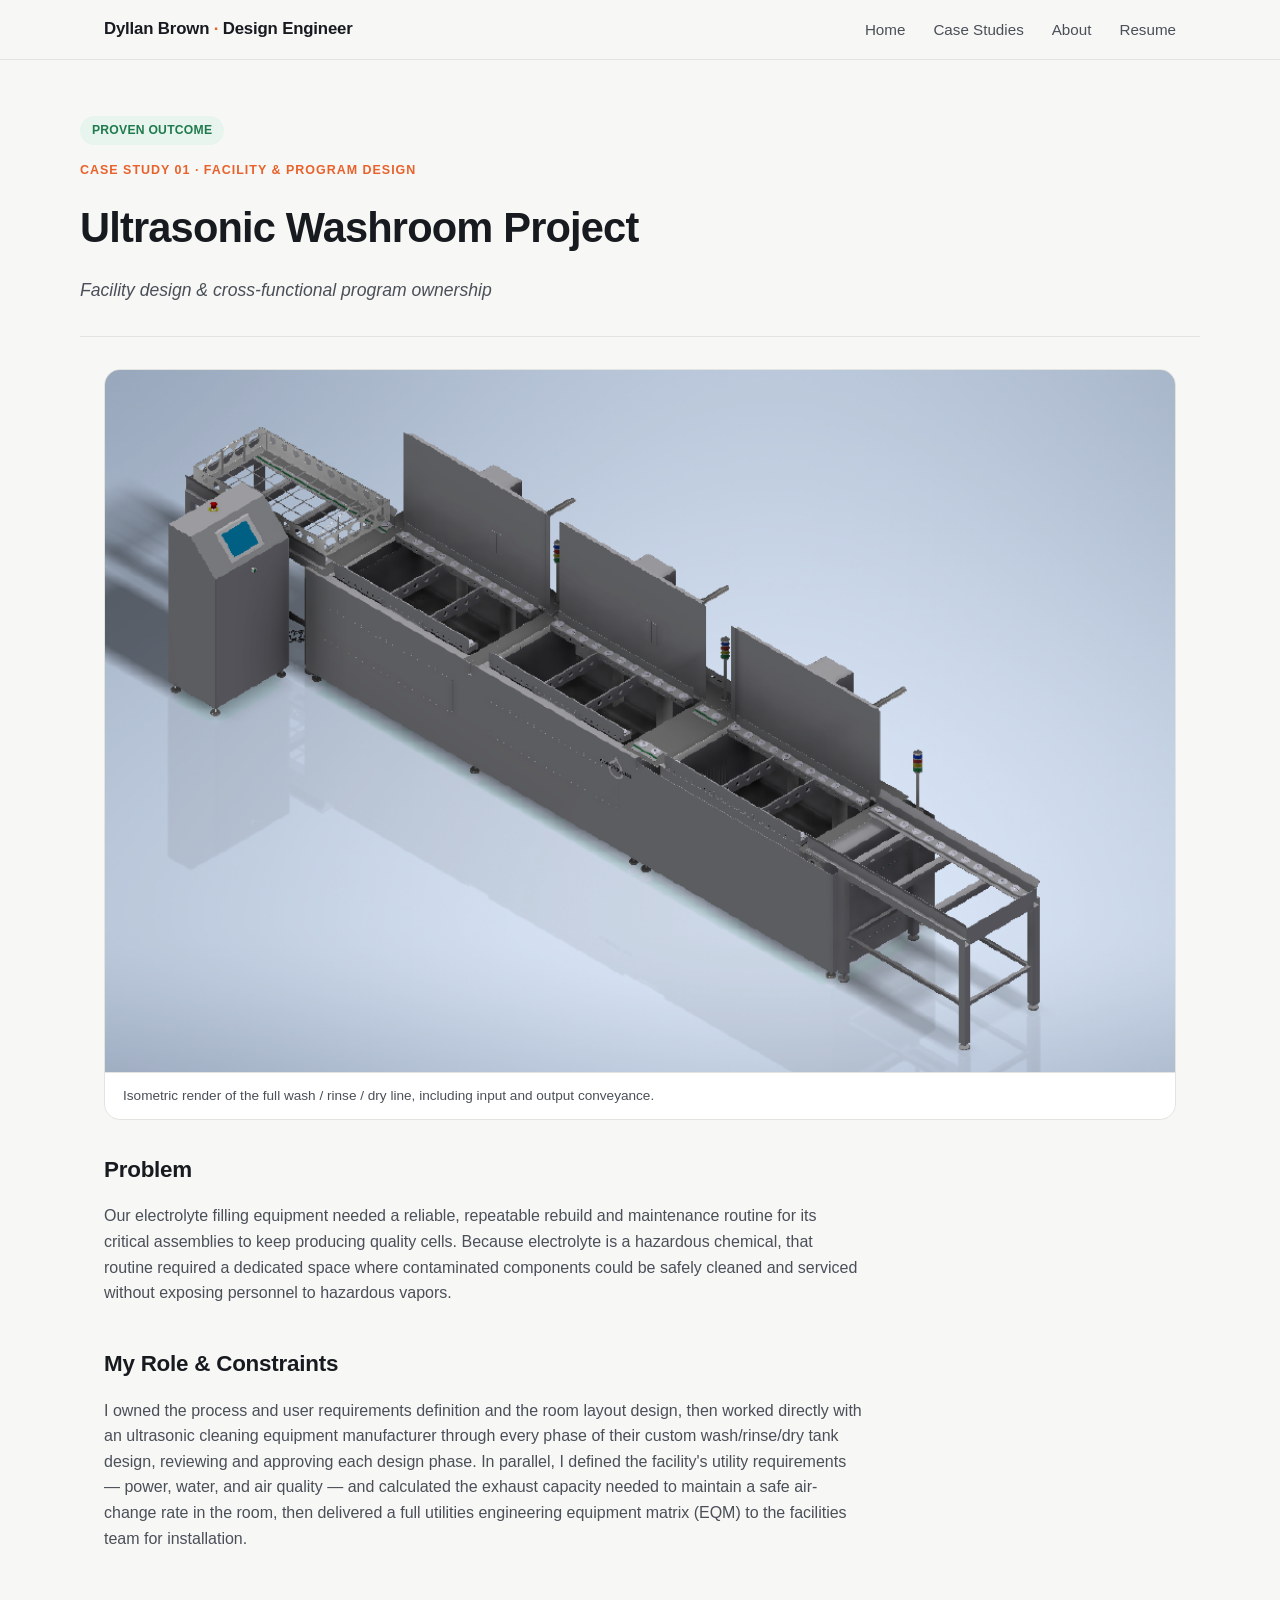
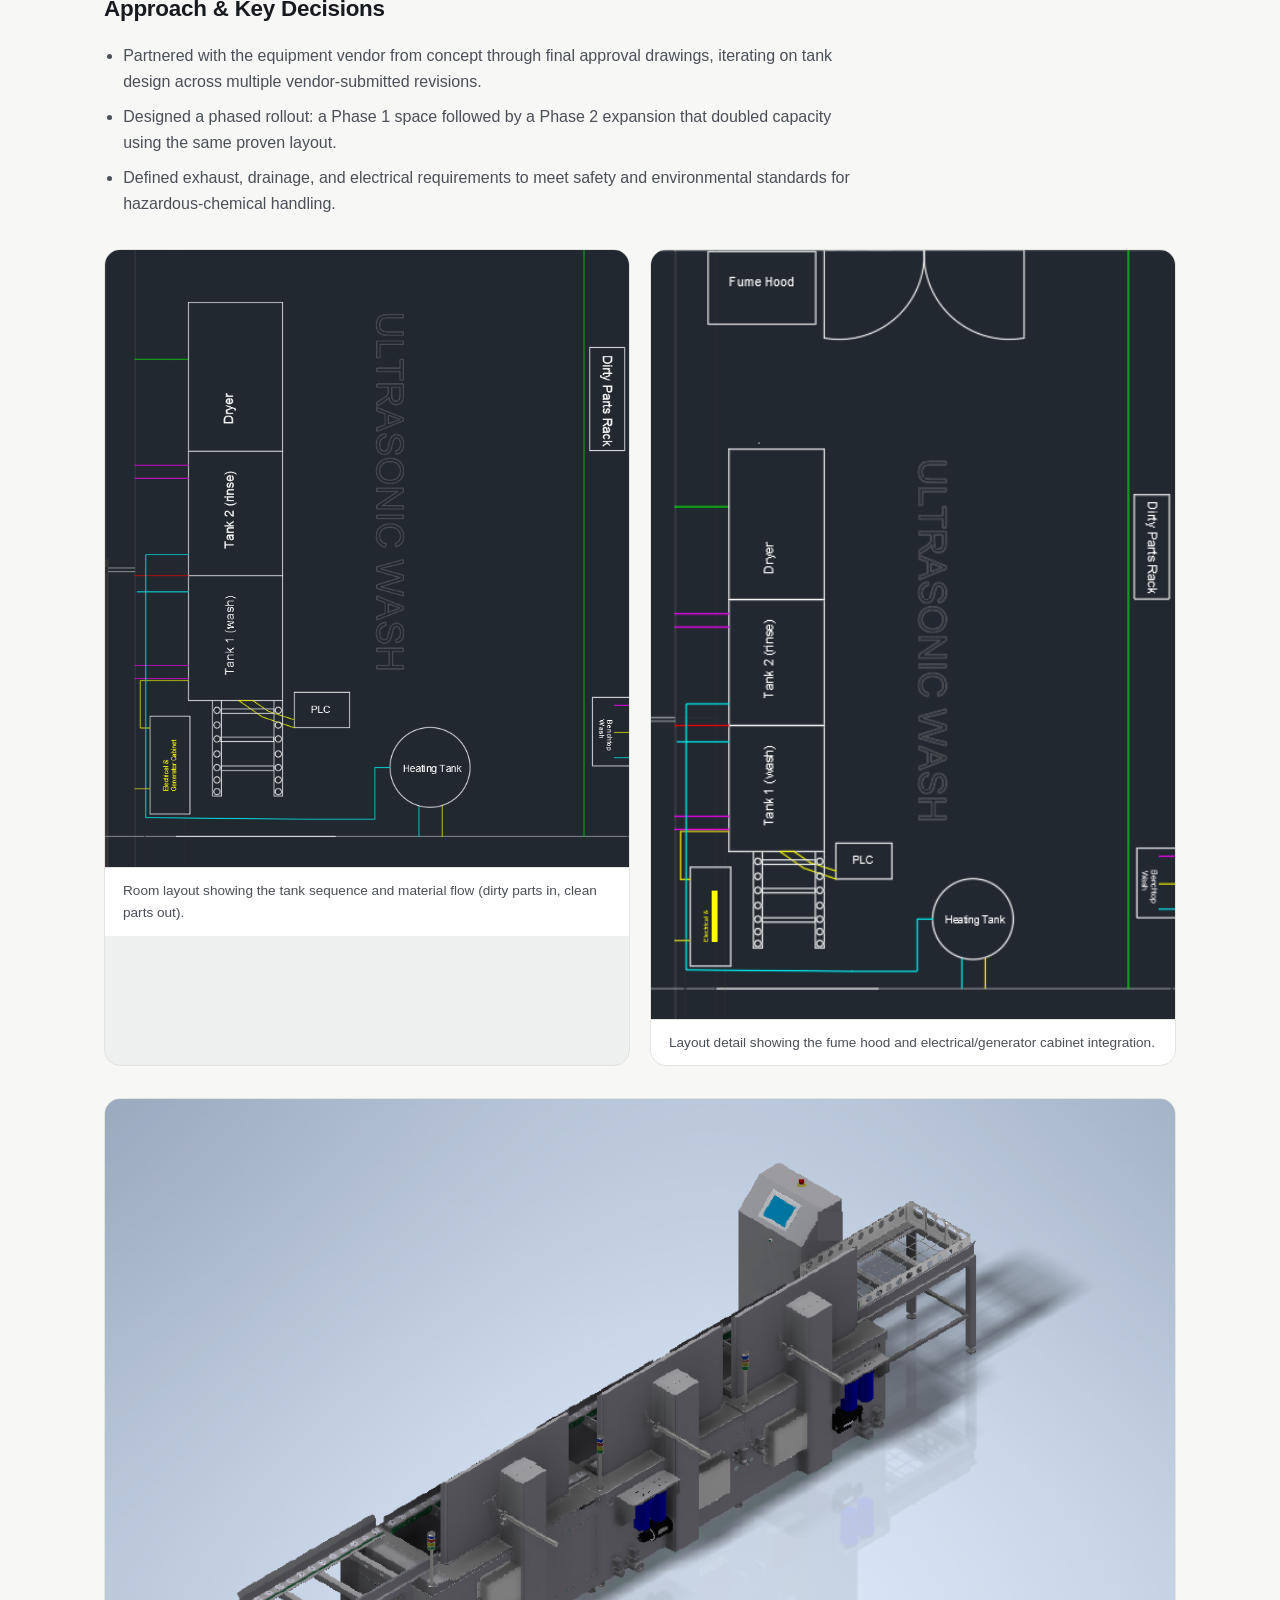
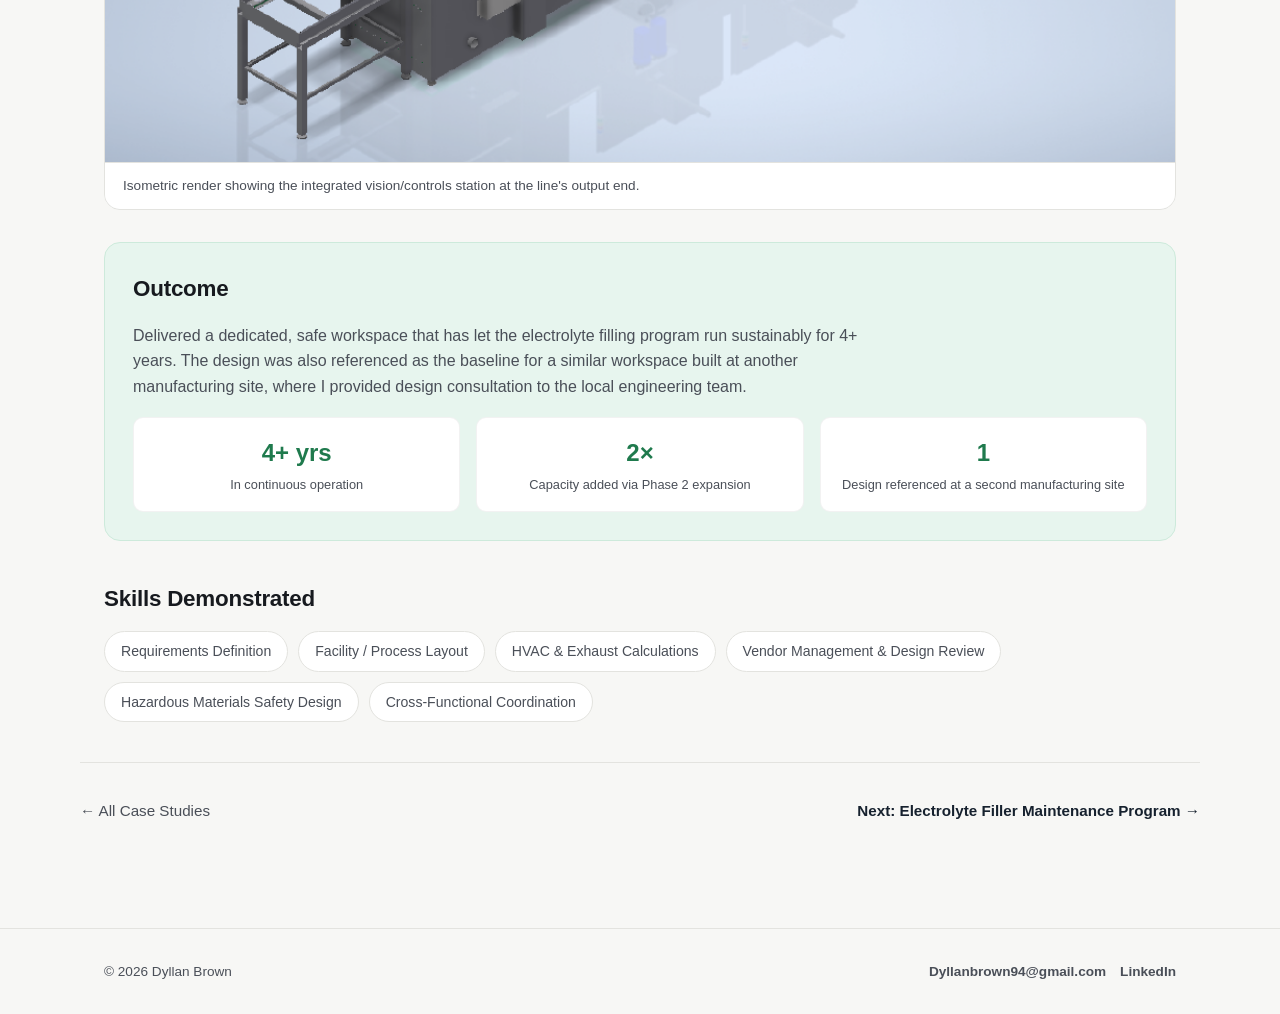
<file: case-studies/ultrasonic-washroom-project.html>
<!DOCTYPE html>
<html lang="en">
<head>
  <meta charset="UTF-8">
  <meta name="viewport" content="width=device-width, initial-scale=1.0">
  <title>Ultrasonic Washroom Project — Case Study</title>
  <link rel="stylesheet" href="../css/styles.css">
</head>
<body>

  <header class="site-header">
    <nav class="nav">
      <a class="nav-brand" href="../index.html">Dyllan Brown <span class="brand-accent">·</span> Design Engineer</a>
      <button class="nav-toggle" aria-label="Toggle navigation">&#9776;</button>
      <ul class="nav-links">
        <li><a href="../index.html">Home</a></li>
        <li><a href="../index.html#case-studies">Case Studies</a></li>
        <li><a href="../about.html">About</a></li>
        <li><a href="../about.html#resume">Resume</a></li>
      </ul>
    </nav>
  </header>

  <main>
    <section class="case-hero container">
      <span class="badge badge-proven">Proven Outcome</span>
      <p class="eyebrow">Case Study 01 &middot; Facility &amp; Program Design</p>
      <h1>Ultrasonic Washroom Project</h1>
      <p class="subtitle">Facility design &amp; cross-functional program ownership</p>
    </section>

    <section class="container case-body">
      <figure class="image-frame">
        <img src="../assets/images/ultrasonic-washroom/isometric-render-1.png" alt="Isometric render of the full ultrasonic wash, rinse, and dry line">
        <figcaption>Isometric render of the full wash / rinse / dry line, including input and output conveyance.</figcaption>
      </figure>

      <h2>Problem</h2>
      <p>
        Our electrolyte filling equipment needed a reliable, repeatable rebuild and maintenance routine for its
        critical assemblies to keep producing quality cells. Because electrolyte is a hazardous chemical, that routine
        required a dedicated space where contaminated components could be safely cleaned and serviced without exposing
        personnel to hazardous vapors.
      </p>

      <h2>My Role &amp; Constraints</h2>
      <p>
        I owned the process and user requirements definition and the room layout design, then worked directly with an
        ultrasonic cleaning equipment manufacturer through every phase of their custom wash/rinse/dry tank design,
        reviewing and approving each design phase. In parallel, I defined the facility's utility requirements —
        power, water, and air quality — and calculated the exhaust capacity needed to maintain a safe air-change rate
        in the room, then delivered a full utilities engineering equipment matrix (EQM) to the facilities team for
        installation.
      </p>

      <h2>Approach &amp; Key Decisions</h2>
      <ul>
        <li>Partnered with the equipment vendor from concept through final approval drawings, iterating on tank design across multiple vendor-submitted revisions.</li>
        <li>Designed a phased rollout: a Phase 1 space followed by a Phase 2 expansion that doubled capacity using the same proven layout.</li>
        <li>Defined exhaust, drainage, and electrical requirements to meet safety and environmental standards for hazardous-chemical handling.</li>
      </ul>

      <div class="image-grid">
        <figure class="image-frame" style="margin:0;">
          <img src="../assets/images/ultrasonic-washroom/room-layout-full.png" alt="Room layout drawing showing tank sequence and major equipment">
          <figcaption>Room layout showing the tank sequence and material flow (dirty parts in, clean parts out).</figcaption>
        </figure>
        <figure class="image-frame" style="margin:0;">
          <img src="../assets/images/ultrasonic-washroom/room-layout-fume-hood-detail.png" alt="Room layout detail showing fume hood integration">
          <figcaption>Layout detail showing the fume hood and electrical/generator cabinet integration.</figcaption>
        </figure>
      </div>

      <figure class="image-frame">
        <img src="../assets/images/ultrasonic-washroom/isometric-render-2.png" alt="Isometric render of the wash line with integrated vision and controls">
        <figcaption>Isometric render showing the integrated vision/controls station at the line's output end.</figcaption>
      </figure>

      <div class="outcome-panel">
        <h2>Outcome</h2>
        <p>
          Delivered a dedicated, safe workspace that has let the electrolyte filling program run sustainably for
          4+ years. The design was also referenced as the baseline for a similar workspace built at another
          manufacturing site, where I provided design consultation to the local engineering team.
        </p>
        <div class="stat-grid">
          <div class="stat-card"><span class="big">4+ yrs</span><span class="small">In continuous operation</span></div>
          <div class="stat-card"><span class="big">2&times;</span><span class="small">Capacity added via Phase 2 expansion</span></div>
          <div class="stat-card"><span class="big">1</span><span class="small">Design referenced at a second manufacturing site</span></div>
        </div>
      </div>

      <h2>Skills Demonstrated</h2>
      <div class="pill-row">
        <span class="pill">Requirements Definition</span>
        <span class="pill">Facility / Process Layout</span>
        <span class="pill">HVAC &amp; Exhaust Calculations</span>
        <span class="pill">Vendor Management &amp; Design Review</span>
        <span class="pill">Hazardous Materials Safety Design</span>
        <span class="pill">Cross-Functional Coordination</span>
      </div>
    </section>

    <nav class="case-nav container">
      <a href="../index.html#case-studies" class="all-link">&larr; All Case Studies</a>
      <a href="electrolyte-filler-maintenance-program.html">Next: Electrolyte Filler Maintenance Program &rarr;</a>
    </nav>
  </main>

  <footer class="site-footer">
    <div class="container">
      <span>&copy; <span id="year"></span> Dyllan Brown</span>
      <div class="contact-links">
        <a href="mailto:Dyllanbrown94@gmail.com">Dyllanbrown94@gmail.com</a>
        <a href="https://www.linkedin.com/in/dyllan-brown-eng/" target="_blank" rel="noopener">LinkedIn</a>
      </div>
    </div>
  </footer>

  <script src="../js/main.js"></script>
  <script>document.getElementById("year").textContent = new Date().getFullYear();</script>
</body>
</html>
</file>
<file: css/styles.css>
/* ==========================================================================
   Design Engineer Portfolio — Shared Stylesheet
   Plain CSS, no build step. Edit variables below to re-theme the whole site.
   ========================================================================== */

:root {
  --color-bg: #f7f7f5;
  --color-surface: #ffffff;
  --color-ink: #171a1f;
  --color-ink-soft: #4a4f58;
  --color-border: #e3e3df;
  --color-primary: #16212e;
  --color-accent: #e8622c;
  --color-accent-soft: #fdece2;
  --color-success: #1f7a4d;
  --color-success-soft: #e7f5ee;
  --color-progress: #a36b00;
  --color-progress-soft: #fdf1dc;
  --radius-md: 10px;
  --radius-lg: 16px;
  --shadow-card: 0 1px 2px rgba(23, 26, 31, 0.06), 0 8px 24px rgba(23, 26, 31, 0.06);
  --shadow-card-hover: 0 4px 10px rgba(23, 26, 31, 0.08), 0 16px 32px rgba(23, 26, 31, 0.10);
  --max-width: 1120px;
  --font-sans: -apple-system, BlinkMacSystemFont, "Segoe UI", Roboto, "Helvetica Neue", Arial, sans-serif;
}

* { box-sizing: border-box; }

html { scroll-behavior: smooth; }

body {
  margin: 0;
  font-family: var(--font-sans);
  color: var(--color-ink);
  background: var(--color-bg);
  line-height: 1.6;
  -webkit-font-smoothing: antialiased;
}

img { max-width: 100%; display: block; }

a { color: inherit; }

.container {
  max-width: var(--max-width);
  margin: 0 auto;
  padding: 0 24px;
}

/* ---------- Header / Nav ---------- */

.site-header {
  position: sticky;
  top: 0;
  z-index: 50;
  background: rgba(247, 247, 245, 0.92);
  backdrop-filter: blur(8px);
  border-bottom: 1px solid var(--color-border);
}

.nav {
  display: flex;
  align-items: center;
  justify-content: space-between;
  padding: 16px 24px;
  max-width: var(--max-width);
  margin: 0 auto;
}

.nav-brand {
  font-weight: 700;
  font-size: 1.05rem;
  text-decoration: none;
  letter-spacing: -0.01em;
}

.nav-brand .brand-accent { color: var(--color-accent); }

.nav-links {
  display: flex;
  gap: 28px;
  list-style: none;
  margin: 0;
  padding: 0;
}

.nav-links a {
  text-decoration: none;
  font-size: 0.95rem;
  font-weight: 500;
  color: var(--color-ink-soft);
  transition: color 0.15s ease;
}

.nav-links a:hover,
.nav-links a.active { color: var(--color-ink); }

.nav-toggle {
  display: none;
  background: none;
  border: none;
  font-size: 1.5rem;
  cursor: pointer;
  color: var(--color-ink);
}

@media (max-width: 720px) {
  .nav-toggle { display: block; }
  .nav-links {
    position: absolute;
    top: 100%;
    left: 0;
    right: 0;
    background: var(--color-surface);
    border-bottom: 1px solid var(--color-border);
    flex-direction: column;
    gap: 0;
    display: none;
    padding: 8px 0;
  }
  .nav-links.open { display: flex; }
  .nav-links li { width: 100%; }
  .nav-links a {
    display: block;
    padding: 14px 24px;
  }
}

/* ---------- Hero ---------- */

.hero {
  padding: 80px 0 56px;
}

.hero-flex {
  display: flex;
  align-items: flex-start;
  justify-content: space-between;
  gap: 48px;
}

.hero-text { flex: 1 1 560px; min-width: 0; }

.hero-photo {
  flex: 0 0 auto;
  width: 180px;
  height: 180px;
  border-radius: 50%;
  overflow: hidden;
  border: 4px solid var(--color-surface);
  box-shadow: var(--shadow-card);
  background: #eef0f0;
}

.hero-photo img {
  width: 100%;
  height: 100%;
  object-fit: cover;
}

@media (max-width: 760px) {
  .hero-flex { flex-direction: column-reverse; align-items: center; text-align: center; }
  .hero-text { text-align: left; }
  .hero-photo { width: 140px; height: 140px; }
}

.eyebrow {
  text-transform: uppercase;
  letter-spacing: 0.08em;
  font-size: 0.78rem;
  font-weight: 700;
  color: var(--color-accent);
  margin: 0 0 14px;
}

.hero h1 {
  font-size: clamp(2.1rem, 4vw, 3rem);
  line-height: 1.12;
  margin: 0 0 20px;
  letter-spacing: -0.02em;
}

.hero .lede {
  font-size: 1.15rem;
  color: var(--color-ink-soft);
  max-width: 680px;
  margin: 0 0 32px;
}

.btn-row { display: flex; gap: 14px; flex-wrap: wrap; }

.btn {
  display: inline-flex;
  align-items: center;
  gap: 8px;
  padding: 13px 22px;
  border-radius: 999px;
  text-decoration: none;
  font-weight: 600;
  font-size: 0.95rem;
  transition: transform 0.15s ease, box-shadow 0.15s ease;
  border: 1px solid transparent;
}

.btn:hover { transform: translateY(-1px); }

.btn-primary {
  background: var(--color-primary);
  color: #fff;
}

.btn-secondary {
  background: transparent;
  color: var(--color-ink);
  border-color: var(--color-border);
}

/* ---------- Stat strip ---------- */

.stat-strip {
  display: grid;
  grid-template-columns: repeat(auto-fit, minmax(160px, 1fr));
  gap: 18px;
  margin: 48px 0;
}

.stat-chip {
  background: var(--color-surface);
  border: 1px solid var(--color-border);
  border-radius: var(--radius-md);
  padding: 20px 18px;
  text-align: left;
}

.stat-chip .stat-number {
  font-size: 1.6rem;
  font-weight: 800;
  color: var(--color-primary);
  display: block;
  margin-bottom: 4px;
}

.stat-chip .stat-label {
  font-size: 0.85rem;
  color: var(--color-ink-soft);
}

/* ---------- Section headings ---------- */

.section {
  padding: 56px 0;
}

.section-head {
  margin-bottom: 32px;
  max-width: 680px;
}

.section-head h2 {
  font-size: 1.8rem;
  margin: 0 0 10px;
  letter-spacing: -0.01em;
}

.section-head p {
  color: var(--color-ink-soft);
  margin: 0;
}

/* ---------- Skills pills ---------- */

.pill-row {
  display: flex;
  flex-wrap: wrap;
  gap: 10px;
}

.pill {
  background: var(--color-surface);
  border: 1px solid var(--color-border);
  padding: 8px 16px;
  border-radius: 999px;
  font-size: 0.88rem;
  font-weight: 500;
  color: var(--color-ink-soft);
}

/* ---------- Case study cards grid ---------- */

.card-grid {
  display: grid;
  grid-template-columns: repeat(auto-fill, minmax(300px, 1fr));
  gap: 24px;
}

.case-card {
  background: var(--color-surface);
  border: 1px solid var(--color-border);
  border-radius: var(--radius-lg);
  overflow: hidden;
  text-decoration: none;
  color: inherit;
  display: flex;
  flex-direction: column;
  box-shadow: var(--shadow-card);
  transition: box-shadow 0.18s ease, transform 0.18s ease;
}

.case-card:hover {
  box-shadow: var(--shadow-card-hover);
  transform: translateY(-2px);
}

.case-card .card-thumb {
  aspect-ratio: 16 / 10;
  background: #eef0f0;
  overflow: hidden;
}

.case-card .card-thumb img { width: 100%; height: 100%; object-fit: cover; }

.case-card .card-body {
  padding: 20px 22px 24px;
  display: flex;
  flex-direction: column;
  gap: 10px;
  flex: 1;
}

.case-card .card-index {
  font-size: 0.78rem;
  font-weight: 700;
  color: var(--color-accent);
  letter-spacing: 0.04em;
}

.case-card h3 {
  margin: 0;
  font-size: 1.15rem;
  letter-spacing: -0.01em;
}

.case-card p {
  margin: 0;
  color: var(--color-ink-soft);
  font-size: 0.93rem;
  flex: 1;
}

.card-link {
  font-size: 0.88rem;
  font-weight: 700;
  color: var(--color-primary);
  margin-top: 4px;
}

/* ---------- Status badges ---------- */

.badge {
  display: inline-flex;
  align-items: center;
  gap: 6px;
  padding: 5px 12px;
  border-radius: 999px;
  font-size: 0.76rem;
  font-weight: 700;
  letter-spacing: 0.02em;
  text-transform: uppercase;
}

.badge-proven {
  background: var(--color-success-soft);
  color: var(--color-success);
}

.badge-progress {
  background: var(--color-progress-soft);
  color: var(--color-progress);
}

/* ---------- Case study page ---------- */

.case-hero {
  padding: 56px 0 32px;
  border-bottom: 1px solid var(--color-border);
}

.case-hero .badge { margin-bottom: 16px; }

.case-hero h1 {
  font-size: clamp(1.9rem, 3.4vw, 2.6rem);
  margin: 0 0 14px;
  letter-spacing: -0.02em;
}

.case-hero .subtitle {
  font-size: 1.1rem;
  color: var(--color-ink-soft);
  font-style: italic;
  margin: 0;
}

.image-frame {
  border-radius: var(--radius-lg);
  overflow: hidden;
  border: 1px solid var(--color-border);
  background: #eef0f0;
  margin: 32px 0;
}

.image-frame img { width: 100%; display: block; }

.image-frame figcaption {
  padding: 12px 18px;
  font-size: 0.85rem;
  color: var(--color-ink-soft);
  background: var(--color-surface);
  border-top: 1px solid var(--color-border);
}

.figure-note {
  display: block;
  margin-top: 7px;
  padding-top: 7px;
  border-top: 1px dashed var(--color-border);
  font-size: 0.78rem;
  font-style: italic;
}

/* No caption above it, so the divider has nothing to separate. */
.figure-note:only-child {
  margin-top: 0;
  padding-top: 0;
  border-top: none;
}

.image-grid {
  display: grid;
  grid-template-columns: repeat(auto-fit, minmax(240px, 1fr));
  gap: 20px;
  margin: 32px 0;
}

.image-grid figure { margin: 0; }

.case-body h2 {
  font-size: 1.4rem;
  margin: 40px 0 14px;
  letter-spacing: -0.01em;
}

.case-body h2:first-of-type { margin-top: 0; }

.case-body p { color: var(--color-ink-soft); max-width: 760px; }

.case-body ul {
  color: var(--color-ink-soft);
  max-width: 760px;
  padding-left: 1.2em;
}

.case-body li { margin-bottom: 10px; }

.sub-project {
  border-left: 3px solid var(--color-accent);
  padding: 4px 0 4px 20px;
  margin: 28px 0;
}

.sub-project h3 {
  margin: 0 0 8px;
  font-size: 1.1rem;
}

.sub-project p {
  margin: 0;
  color: var(--color-ink-soft);
  max-width: 720px;
}

.sub-project ul {
  margin: 10px 0 0;
  max-width: 720px;
}

.sub-project .image-frame,
.sub-project .image-grid,
.sub-project .video-frame {
  margin: 20px 0 4px;
}

.phase-label {
  display: block;
  font-size: 0.72rem;
  font-weight: 700;
  letter-spacing: 0.09em;
  text-transform: uppercase;
  color: var(--color-accent);
  margin-bottom: 4px;
}

/* ---------- Video ---------- */

.video-frame {
  border-radius: var(--radius-lg);
  overflow: hidden;
  border: 1px solid var(--color-border);
  background: #eef0f0;
  margin: 32px 0;
}

.video-frame figcaption {
  padding: 12px 18px;
  font-size: 0.85rem;
  color: var(--color-ink-soft);
  background: var(--color-surface);
  border-top: 1px solid var(--color-border);
}

/* Trims a fixed strip off the top of the source recording (962x762 -> 962x738). */
.video-crop {
  position: relative;
  width: 100%;
  padding-top: 76.71%;
  overflow: hidden;
  background: #fff;
}

.video-crop video {
  position: absolute;
  top: -3.25%;
  left: 0;
  width: 100%;
  height: auto;
  display: block;
}

.outcome-panel {
  background: var(--color-success-soft);
  border: 1px solid #cdeadb;
  border-radius: var(--radius-lg);
  padding: 28px 28px 8px;
  margin: 20px 0 32px;
}

.outcome-panel.is-progress {
  background: var(--color-progress-soft);
  border-color: #f3dfb0;
}

.outcome-panel h2 { margin-top: 0 !important; }

.stat-grid {
  display: grid;
  grid-template-columns: repeat(auto-fit, minmax(150px, 1fr));
  gap: 16px;
  margin: 18px 0 20px;
}

.stat-card {
  background: var(--color-surface);
  border-radius: var(--radius-md);
  padding: 16px;
  text-align: center;
  border: 1px solid rgba(0,0,0,0.05);
}

.stat-card .big {
  font-size: 1.5rem;
  font-weight: 800;
  color: var(--color-success);
  display: block;
}

.outcome-panel.is-progress .stat-card .big { color: var(--color-progress); }

.stat-card .small {
  font-size: 0.8rem;
  color: var(--color-ink-soft);
  margin-top: 2px;
  display: block;
}

.case-nav {
  display: flex;
  justify-content: space-between;
  align-items: center;
  padding: 36px 0 64px;
  border-top: 1px solid var(--color-border);
  margin-top: 40px;
  gap: 16px;
  flex-wrap: wrap;
}

.case-nav a {
  text-decoration: none;
  font-weight: 600;
  color: var(--color-primary);
  font-size: 0.95rem;
}

.case-nav .all-link {
  color: var(--color-ink-soft);
  font-weight: 500;
}

/* ---------- About page ---------- */

.skills-grid {
  display: grid;
  grid-template-columns: repeat(auto-fit, minmax(240px, 1fr));
  gap: 24px;
}

.skills-group {
  background: var(--color-surface);
  border: 1px solid var(--color-border);
  border-radius: var(--radius-lg);
  padding: 22px 24px;
}

.skills-group h3 {
  margin: 0 0 14px;
  font-size: 1.02rem;
}

.contact-panel {
  background: var(--color-primary);
  color: #fff;
  border-radius: var(--radius-lg);
  padding: 40px;
  display: flex;
  flex-wrap: wrap;
  gap: 24px;
  justify-content: space-between;
  align-items: center;
}

.contact-panel h2 { margin: 0 0 8px; color: #fff; }
.contact-panel p { margin: 0; color: rgba(255,255,255,0.78); }

.contact-links {
  display: flex;
  gap: 14px;
  flex-wrap: wrap;
}

.contact-panel .btn-primary {
  background: #fff;
  color: var(--color-primary);
}

.contact-panel .btn-secondary {
  border-color: rgba(255,255,255,0.4);
  color: #fff;
}

.placeholder-note {
  font-size: 0.82rem;
  color: var(--color-accent);
  background: var(--color-accent-soft);
  border: 1px dashed var(--color-accent);
  border-radius: var(--radius-md);
  padding: 10px 14px;
  margin: 10px 0 0;
}

/* ---------- Footer ---------- */

.site-footer {
  border-top: 1px solid var(--color-border);
  padding: 32px 0;
  margin-top: 40px;
}

.site-footer .container {
  display: flex;
  justify-content: space-between;
  align-items: center;
  flex-wrap: wrap;
  gap: 12px;
  font-size: 0.85rem;
  color: var(--color-ink-soft);
}

.site-footer a { text-decoration: none; font-weight: 600; color: var(--color-ink-soft); }
.site-footer a:hover { color: var(--color-ink); }
</file>
